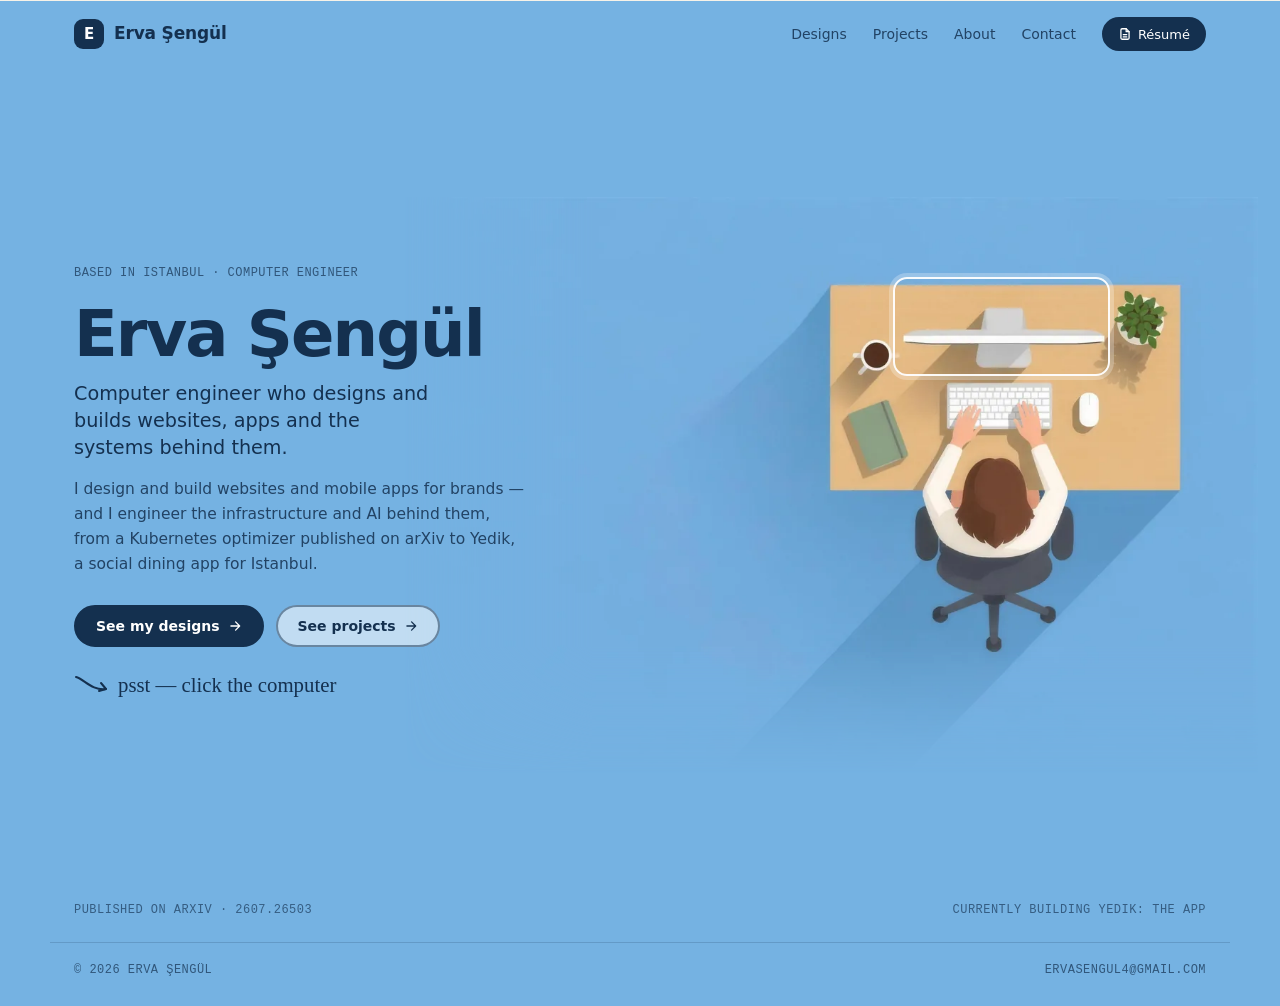
<file: index.html>
<!DOCTYPE html>
<html lang="en">
<head>
    <meta charset="UTF-8">
    <meta name="viewport" content="width=device-width, initial-scale=1.0">
    <meta http-equiv="Content-Security-Policy" content="default-src 'self'; style-src 'self' 'unsafe-inline' https://fonts.googleapis.com; font-src 'self' https://fonts.gstatic.com; img-src 'self' data:; script-src 'self'; frame-ancestors 'none'; base-uri 'self'; upgrade-insecure-requests;">
    <meta http-equiv="X-Content-Type-Options" content="nosniff">
    <meta name="referrer" content="strict-origin-when-cross-origin">
    <title>Erva Şengül — Computer Engineer & Designer</title>
    <meta name="description" content="Erva Şengül designs and builds websites and mobile apps, and engineers the cloud and AI systems behind them. Based in Istanbul.">
    <meta name="theme-color" content="#75b2e2">
    <meta property="og:title" content="Erva Şengül — Computer Engineer & Designer">
    <meta property="og:description" content="Erva Şengül designs and builds websites and mobile apps, and engineers the cloud and AI systems behind them. Based in Istanbul.">
    <meta property="og:type" content="website">
    <meta property="og:url" content="https://www.ervasengul.com/">
    <link rel="icon" href="data:image/svg+xml,%3Csvg xmlns='http://www.w3.org/2000/svg' viewBox='0 0 64 64'%3E%3Crect width='64' height='64' rx='16' fill='%2314304f'/%3E%3Ctext x='32' y='45' font-family='Arial,Helvetica,sans-serif' font-weight='700' font-size='36' fill='%23ffffff' text-anchor='middle'%3EE%3C/text%3E%3C/svg%3E">
    <link rel="preconnect" href="https://fonts.googleapis.com">
    <link rel="preconnect" href="https://fonts.gstatic.com" crossorigin>
    <link href="https://fonts.googleapis.com/css2?family=Plus+Jakarta+Sans:wght@500;600;700;800&family=Inter:wght@400;500;600&family=Caveat:wght@500;600&family=JetBrains+Mono:wght@400;500&display=swap" rel="stylesheet">
    <link rel="stylesheet" href="styles.css?v=20260929b">
</head>
<body class="home">
    <a class="skip-link" href="#main">Skip to content</a>

    <header class="site-nav">
        <div class="container nav-inner">
            <a href="index.html" class="brand"><span class="brand-mark">E</span>Erva Şengül</a>
            <a class="nav-cv-m" href="CVLER/Erva_Sengul_Resume.pdf" target="_blank" rel="noopener noreferrer" hidden><svg viewBox="0 0 24 24" width="13" height="13" fill="none" stroke="currentColor" stroke-width="2" aria-hidden="true"><path d="M14 3H7a2 2 0 0 0-2 2v14a2 2 0 0 0 2 2h10a2 2 0 0 0 2-2V8z"/><path d="M14 3v5h5M9 13h6M9 17h6"/></svg>Résumé</a>
            <button class="nav-toggle" type="button" aria-label="Menu" aria-expanded="false" aria-controls="nav-links"><span></span></button>
            <nav aria-label="Primary">
                <ul class="nav-links" id="nav-links">
                    <li><a href="designs.html">Designs</a></li>
                    <li><a href="projects.html">Projects</a></li>
                    <li><a href="about.html">About</a></li>
                    <li><a href="contact.html">Contact</a></li>
                    <li class="nav-cv-item"><a class="btn btn-solid nav-cv" href="CVLER/Erva_Sengul_Resume.pdf" target="_blank" rel="noopener noreferrer"><svg viewBox="0 0 24 24"><path d="M14 3H7a2 2 0 0 0-2 2v14a2 2 0 0 0 2 2h10a2 2 0 0 0 2-2V8z"/><path d="M14 3v5h5M9 13h6M9 17h6"/></svg>Résumé</a></li>
                </ul>
            </nav>
        </div>
    </header>

    <main id="main">

        <!-- ================= HERO ================= -->
        <section class="hero" aria-label="Intro">
            <div class="container">
                <div class="hero-inner">
                    <div class="hero-copy">
                        <p class="mono hero-eyebrow">Based in Istanbul · Computer Engineer</p>
                        <h1 class="hero-title">Erva Şengül</h1>
                        <p class="hero-role">Computer engineer who designs and builds websites, apps and the systems behind them.</p>
                        <p class="hero-lead">
                            I design and build websites and mobile apps for brands — and I engineer the
                            infrastructure and AI behind them, from a Kubernetes optimizer published on arXiv
                            to Yedik, a social dining app for Istanbul.
                        </p>
                        <div class="hero-actions">
                            <a class="btn btn-solid" href="designs.html">See my designs <svg viewBox="0 0 24 24"><path d="M5 12h14M13 5l7 7-7 7"/></svg></a>
                            <a class="btn btn-ghost" href="projects.html">See projects <svg viewBox="0 0 24 24"><path d="M5 12h14M13 5l7 7-7 7"/></svg></a>
                        </div>
                        <p class="hero-hint" aria-hidden="true">
                            <svg viewBox="0 0 34 24"><path d="M2 4c8 2 16 14 30 12"/><path d="M27 10l5 6-7 2"/></svg>
                            <span class="hand">psst — click the computer</span>
                        </p>
                    </div>

                    <div class="hero-art">
                        <!-- Hotspot coordinates are % of the image box (see styles.css .hotspot) -->
                        <div class="hero-figure">
                        <img src="images/illustrations/hero-2048.webp"
                             srcset="images/illustrations/hero-1200.webp 1200w, images/illustrations/hero-2048.webp 2048w"
                             sizes="(max-width: 860px) 100vw, 60vw"
                             width="2048" height="1382" fetchpriority="high"
                             alt="Top-down illustration of Erva at a wooden desk, coding on an iMac, with a coffee cup and a plant, casting a long afternoon shadow">
                        <a class="hotspot" href="projects.html" aria-label="Open the projects page" style="--x:58%; --y:15%; --w:24%; --h:15%">
                            <span class="hotspot-tip">See what I'm building →</span>
                        </a>
                        </div>
                    </div>
                </div>
                <div class="hero-foot">
                    <p class="mono">Published on arXiv · 2607.26503</p>
                    <p class="mono">Currently building Yedik: The App</p>
                </div>
            </div>
        </section>

    </main>

    <footer class="site-footer">
        <div class="container footer-inner">
            <p class="mono">© <span class="footer-year">2026</span> Erva Şengül</p>
            <p class="mono"><a class="email-link email-text" href="mailto:ervasengul4@gmail.com">ervasengul4@gmail.com</a></p>
        </div>
    </footer>

    <script src="script.js?v=20260929b"></script>
</body>
</html>
</file>
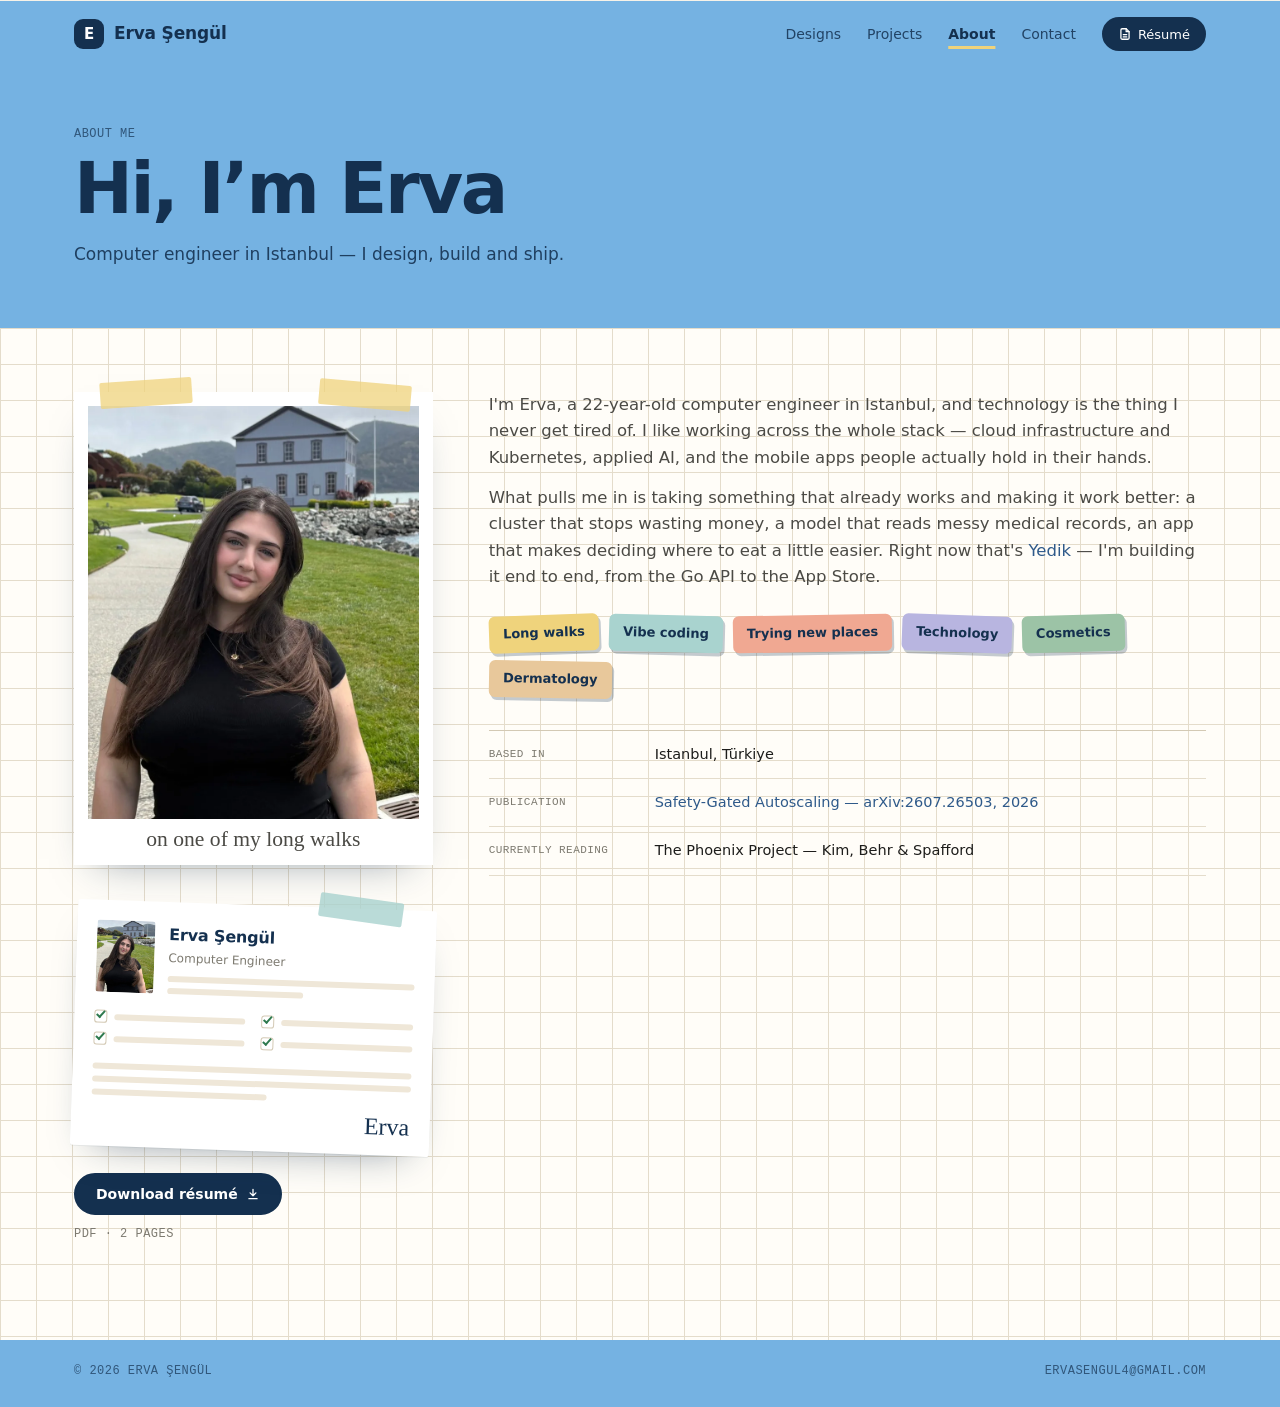
<file: about.html>
<!DOCTYPE html>
<html lang="en">
<head>
    <meta charset="UTF-8">
    <meta name="viewport" content="width=device-width, initial-scale=1.0">
    <meta http-equiv="Content-Security-Policy" content="default-src 'self'; style-src 'self' 'unsafe-inline' https://fonts.googleapis.com; font-src 'self' https://fonts.gstatic.com; img-src 'self' data:; script-src 'self'; frame-ancestors 'none'; base-uri 'self'; upgrade-insecure-requests;">
    <meta http-equiv="X-Content-Type-Options" content="nosniff">
    <meta name="referrer" content="strict-origin-when-cross-origin">
    <title>About — Erva Şengül</title>
    <meta name="description" content="About Erva Şengül, a computer engineer in Istanbul.">
    <meta name="theme-color" content="#75b2e2">
    <meta property="og:title" content="About — Erva Şengül">
    <meta property="og:description" content="About Erva Şengül, a computer engineer in Istanbul.">
    <meta property="og:type" content="website">
    <meta property="og:url" content="https://www.ervasengul.com/about.html">
    <link rel="icon" href="data:image/svg+xml,%3Csvg xmlns='http://www.w3.org/2000/svg' viewBox='0 0 64 64'%3E%3Crect width='64' height='64' rx='16' fill='%2314304f'/%3E%3Ctext x='32' y='45' font-family='Arial,Helvetica,sans-serif' font-weight='700' font-size='36' fill='%23ffffff' text-anchor='middle'%3EE%3C/text%3E%3C/svg%3E">
    <link rel="preconnect" href="https://fonts.googleapis.com">
    <link rel="preconnect" href="https://fonts.gstatic.com" crossorigin>
    <link href="https://fonts.googleapis.com/css2?family=Plus+Jakarta+Sans:wght@500;600;700;800&family=Inter:wght@400;500;600&family=Caveat:wght@500;600&family=JetBrains+Mono:wght@400;500&display=swap" rel="stylesheet">
    <link rel="stylesheet" href="styles.css?v=20260929b">
</head>
<body class="about-page">
    <a class="skip-link" href="#main">Skip to content</a>

    <header class="site-nav">
        <div class="container nav-inner">
            <a href="index.html" class="brand"><span class="brand-mark">E</span>Erva Şengül</a>
            <a class="nav-cv-m" href="CVLER/Erva_Sengul_Resume.pdf" target="_blank" rel="noopener noreferrer" hidden><svg viewBox="0 0 24 24" width="13" height="13" fill="none" stroke="currentColor" stroke-width="2" aria-hidden="true"><path d="M14 3H7a2 2 0 0 0-2 2v14a2 2 0 0 0 2 2h10a2 2 0 0 0 2-2V8z"/><path d="M14 3v5h5M9 13h6M9 17h6"/></svg>Résumé</a>
            <button class="nav-toggle" type="button" aria-label="Menu" aria-expanded="false" aria-controls="nav-links"><span></span></button>
            <nav aria-label="Primary">
                <ul class="nav-links" id="nav-links">
                    <li><a href="designs.html">Designs</a></li>
                    <li><a href="projects.html">Projects</a></li>
                    <li><a href="about.html" aria-current="page">About</a></li>
                    <li><a href="contact.html">Contact</a></li>
                    <li class="nav-cv-item"><a class="btn btn-solid nav-cv" href="CVLER/Erva_Sengul_Resume.pdf" target="_blank" rel="noopener noreferrer"><svg viewBox="0 0 24 24"><path d="M14 3H7a2 2 0 0 0-2 2v14a2 2 0 0 0 2 2h10a2 2 0 0 0 2-2V8z"/><path d="M14 3v5h5M9 13h6M9 17h6"/></svg>Résumé</a></li>
                </ul>
            </nav>
        </div>
    </header>

    <main id="main">

        <section class="page-hero">
            <div class="container">
                <p class="mono page-kicker">About me</p>
                <h1 class="page-title">Hi, I’m Erva</h1>
                <p class="page-sub">Computer engineer in Istanbul — I design, build and ship.</p>
            </div>
        </section>

        <!-- ================= ABOUT ================= -->
        <section id="about" class="section about page-first">
            <div class="container">

                <div class="about-grid">
                    <figure class="polaroid reveal">
                        <div class="frame">
                            <img src="images/portrait.webp" alt="Erva Şengül smiling on a waterfront path, with green lawns, hills and a pale blue house behind her" loading="lazy" width="800" height="1000">
                        </div>
                        <figcaption class="caption hand">on one of my long walks</figcaption>
                    </figure>

                    <div class="cv-paper reveal">
                        <a class="cv-doc" href="CVLER/Erva_Sengul_Resume.pdf" target="_blank" rel="noopener noreferrer" aria-label="Open my résumé (PDF, 2 pages) in a new tab">
                            <span class="cv-doc-top">
                                <img src="images/portrait.webp" alt="" width="800" height="1000" loading="lazy">
                                <span class="cv-doc-head">
                                    <strong>Erva Şengül</strong>
                                    <span>Computer Engineer</span>
                                    <i></i><i class="short"></i>
                                </span>
                            </span>
                            <span class="cv-doc-checks" aria-hidden="true">
                                <span><b></b><i></i></span><span><b></b><i></i></span>
                                <span><b></b><i></i></span><span><b></b><i></i></span>
                            </span>
                            <span class="cv-doc-lines" aria-hidden="true"><i></i><i></i><i class="short"></i></span>
                            <span class="cv-doc-sign hand" aria-hidden="true">Erva</span>
                        </a>
                        <a class="btn btn-solid cv-download" href="CVLER/Erva_Sengul_Resume.pdf" download="Erva_Sengul_Resume.pdf">Download résumé <svg viewBox="0 0 24 24"><path d="M12 4v11M7 10l5 5 5-5M5 20h14"/></svg></a>
                        <p class="mono cv-meta">PDF · 2 pages</p>
                    </div>

                    <div class="about-copy reveal reveal-delay-1">
                        <p>
                            I'm Erva, a 22-year-old computer engineer in Istanbul, and technology is the thing I
                            never get tired of. I like working across the whole stack — cloud infrastructure and
                            Kubernetes, applied AI, and the mobile apps people actually hold in their hands.
                        </p>
                        <p>
                            What pulls me in is taking something that already works and making it work better:
                            a cluster that stops wasting money, a model that reads messy medical records, an app
                            that makes deciding where to eat a little easier. Right now that's
                            <a href="designs.html#yedik">Yedik</a> — I'm building it end to end, from the Go API to the App Store.
                        </p>

                        <ul class="stickers" aria-label="Things I love">
                            <li>Long walks</li><li>Vibe coding</li><li>Trying new places</li>
                            <li>Technology</li><li>Cosmetics</li><li>Dermatology</li>
                        </ul>

                        <ul class="fact-list">
                            <li><span class="k">Based in</span><span class="v">Istanbul, Türkiye</span></li>
                            <li><span class="k">Publication</span><span class="v"><a href="https://arxiv.org/abs/2607.26503" target="_blank" rel="noopener noreferrer">Safety-Gated Autoscaling — arXiv:2607.26503, 2026</a></span></li>
                            <li><span class="k">Currently reading</span><span class="v">The Phoenix Project — Kim, Behr &amp; Spafford</span></li>
                        </ul>
                    </div>
                </div>
            </div>
        </section>

    </main>

    <footer class="site-footer">
        <div class="container footer-inner">
            <p class="mono">© <span class="footer-year">2026</span> Erva Şengül</p>
            <p class="mono"><a class="email-link email-text" href="mailto:ervasengul4@gmail.com">ervasengul4@gmail.com</a></p>
        </div>
    </footer>

    <script src="script.js?v=20260929b"></script>
</body>
</html>
</file>
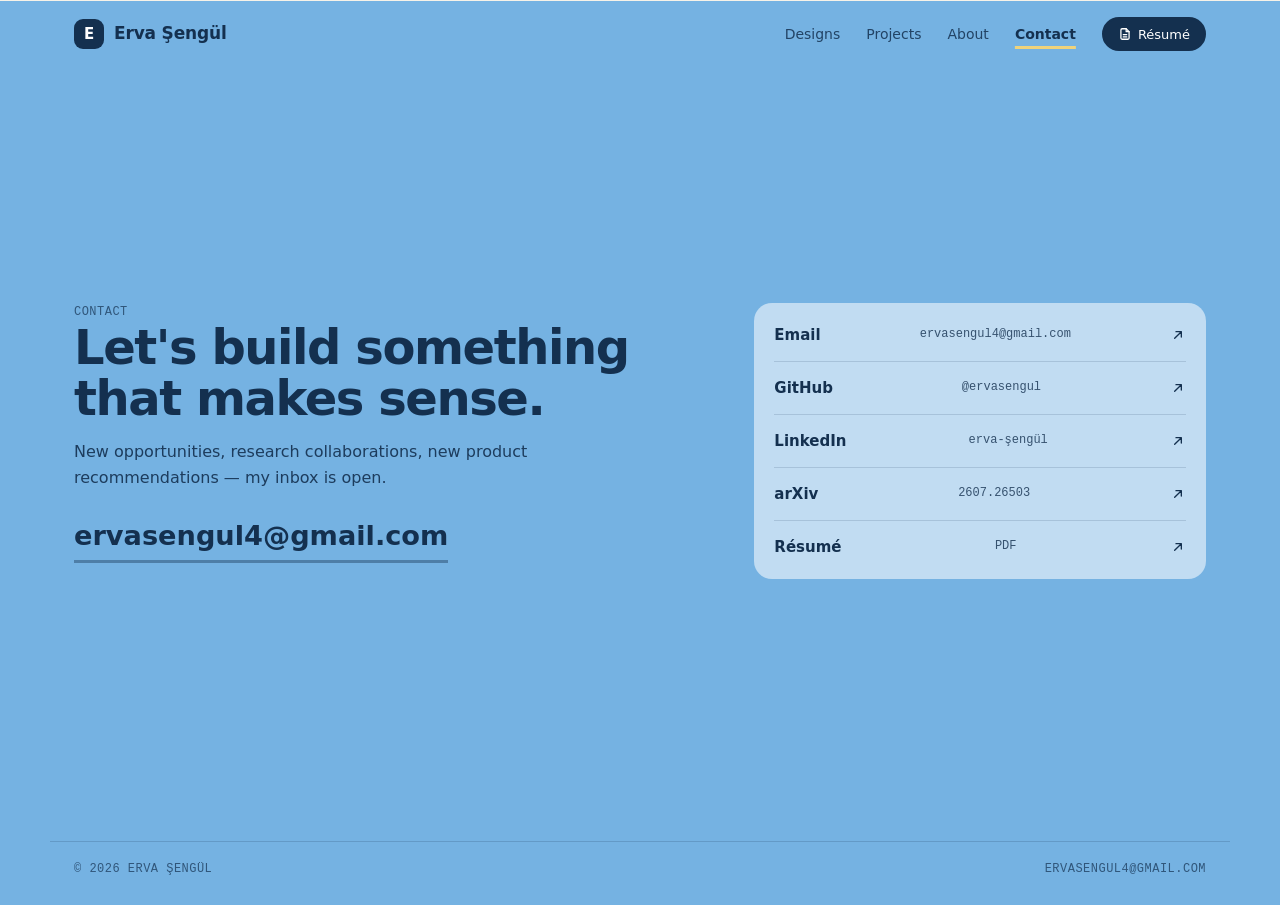
<file: contact.html>
<!DOCTYPE html>
<html lang="en">
<head>
    <meta charset="UTF-8">
    <meta name="viewport" content="width=device-width, initial-scale=1.0">
    <meta http-equiv="Content-Security-Policy" content="default-src 'self'; style-src 'self' 'unsafe-inline' https://fonts.googleapis.com; font-src 'self' https://fonts.gstatic.com; img-src 'self' data:; script-src 'self'; frame-ancestors 'none'; base-uri 'self'; upgrade-insecure-requests;">
    <meta http-equiv="X-Content-Type-Options" content="nosniff">
    <meta name="referrer" content="strict-origin-when-cross-origin">
    <title>Contact — Erva Şengül</title>
    <meta name="description" content="Get in touch with Erva Şengül for websites, apps, new opportunities and collaborations.">
    <meta name="theme-color" content="#75b2e2">
    <meta property="og:title" content="Contact — Erva Şengül">
    <meta property="og:description" content="Get in touch with Erva Şengül for websites, apps, new opportunities and collaborations.">
    <meta property="og:type" content="website">
    <meta property="og:url" content="https://www.ervasengul.com/contact.html">
    <link rel="icon" href="data:image/svg+xml,%3Csvg xmlns='http://www.w3.org/2000/svg' viewBox='0 0 64 64'%3E%3Crect width='64' height='64' rx='16' fill='%2314304f'/%3E%3Ctext x='32' y='45' font-family='Arial,Helvetica,sans-serif' font-weight='700' font-size='36' fill='%23ffffff' text-anchor='middle'%3EE%3C/text%3E%3C/svg%3E">
    <link rel="preconnect" href="https://fonts.googleapis.com">
    <link rel="preconnect" href="https://fonts.gstatic.com" crossorigin>
    <link href="https://fonts.googleapis.com/css2?family=Plus+Jakarta+Sans:wght@500;600;700;800&family=Inter:wght@400;500;600&family=Caveat:wght@500;600&family=JetBrains+Mono:wght@400;500&display=swap" rel="stylesheet">
    <link rel="stylesheet" href="styles.css?v=20260929b">
</head>
<body class="contact-body">
    <a class="skip-link" href="#main">Skip to content</a>

    <header class="site-nav">
        <div class="container nav-inner">
            <a href="index.html" class="brand"><span class="brand-mark">E</span>Erva Şengül</a>
            <a class="nav-cv-m" href="CVLER/Erva_Sengul_Resume.pdf" target="_blank" rel="noopener noreferrer" hidden><svg viewBox="0 0 24 24" width="13" height="13" fill="none" stroke="currentColor" stroke-width="2" aria-hidden="true"><path d="M14 3H7a2 2 0 0 0-2 2v14a2 2 0 0 0 2 2h10a2 2 0 0 0 2-2V8z"/><path d="M14 3v5h5M9 13h6M9 17h6"/></svg>Résumé</a>
            <button class="nav-toggle" type="button" aria-label="Menu" aria-expanded="false" aria-controls="nav-links"><span></span></button>
            <nav aria-label="Primary">
                <ul class="nav-links" id="nav-links">
                    <li><a href="designs.html">Designs</a></li>
                    <li><a href="projects.html">Projects</a></li>
                    <li><a href="about.html">About</a></li>
                    <li><a href="contact.html" aria-current="page">Contact</a></li>
                    <li class="nav-cv-item"><a class="btn btn-solid nav-cv" href="CVLER/Erva_Sengul_Resume.pdf" target="_blank" rel="noopener noreferrer"><svg viewBox="0 0 24 24"><path d="M14 3H7a2 2 0 0 0-2 2v14a2 2 0 0 0 2 2h10a2 2 0 0 0 2-2V8z"/><path d="M14 3v5h5M9 13h6M9 17h6"/></svg>Résumé</a></li>
                </ul>
            </nav>
        </div>
    </header>

    <main id="main">

        <!-- ================= CONTACT ================= -->
        <section id="contact" class="section contact contact-page">
            <div class="container contact-grid">
                <div class="reveal">
                    <p class="mono">Contact</p>
                    <h1 class="contact-title">Let's build something that makes sense.</h1>
                    <p class="contact-lead">New opportunities, research collaborations, new product recommendations — my inbox is open.</p>
                    <a class="contact-email email-link email-text" href="mailto:ervasengul4@gmail.com">ervasengul4@gmail.com</a>
                </div>
                <ul class="contact-links reveal reveal-delay-1">
                    <li><a class="email-link" href="mailto:ervasengul4@gmail.com">Email <span>ervasengul4@gmail.com</span><svg viewBox="0 0 24 24"><path d="M7 17 17 7M9 7h8v8"/></svg></a></li>
                    <li><a href="https://github.com/ervasengul" target="_blank" rel="noopener noreferrer">GitHub <span>@ervasengul</span><svg viewBox="0 0 24 24"><path d="M7 17 17 7M9 7h8v8"/></svg></a></li>
                    <li><a href="https://www.linkedin.com/in/erva-%C5%9Feng%C3%BCl-016945237/" target="_blank" rel="noopener noreferrer">LinkedIn <span>erva-şengül</span><svg viewBox="0 0 24 24"><path d="M7 17 17 7M9 7h8v8"/></svg></a></li>
                    <li><a href="https://arxiv.org/abs/2607.26503" target="_blank" rel="noopener noreferrer">arXiv <span>2607.26503</span><svg viewBox="0 0 24 24"><path d="M7 17 17 7M9 7h8v8"/></svg></a></li>
                    <li><a href="CVLER/Erva_Sengul_Resume.pdf" target="_blank" rel="noopener noreferrer">Résumé <span>PDF</span><svg viewBox="0 0 24 24"><path d="M7 17 17 7M9 7h8v8"/></svg></a></li>
                </ul>
            </div>
        </section>

    </main>

    <footer class="site-footer">
        <div class="container footer-inner">
            <p class="mono">© <span class="footer-year">2026</span> Erva Şengül</p>
            <p class="mono"><a class="email-link email-text" href="mailto:ervasengul4@gmail.com">ervasengul4@gmail.com</a></p>
        </div>
    </footer>

    <script src="script.js?v=20260929b"></script>
</body>
</html>
</file>
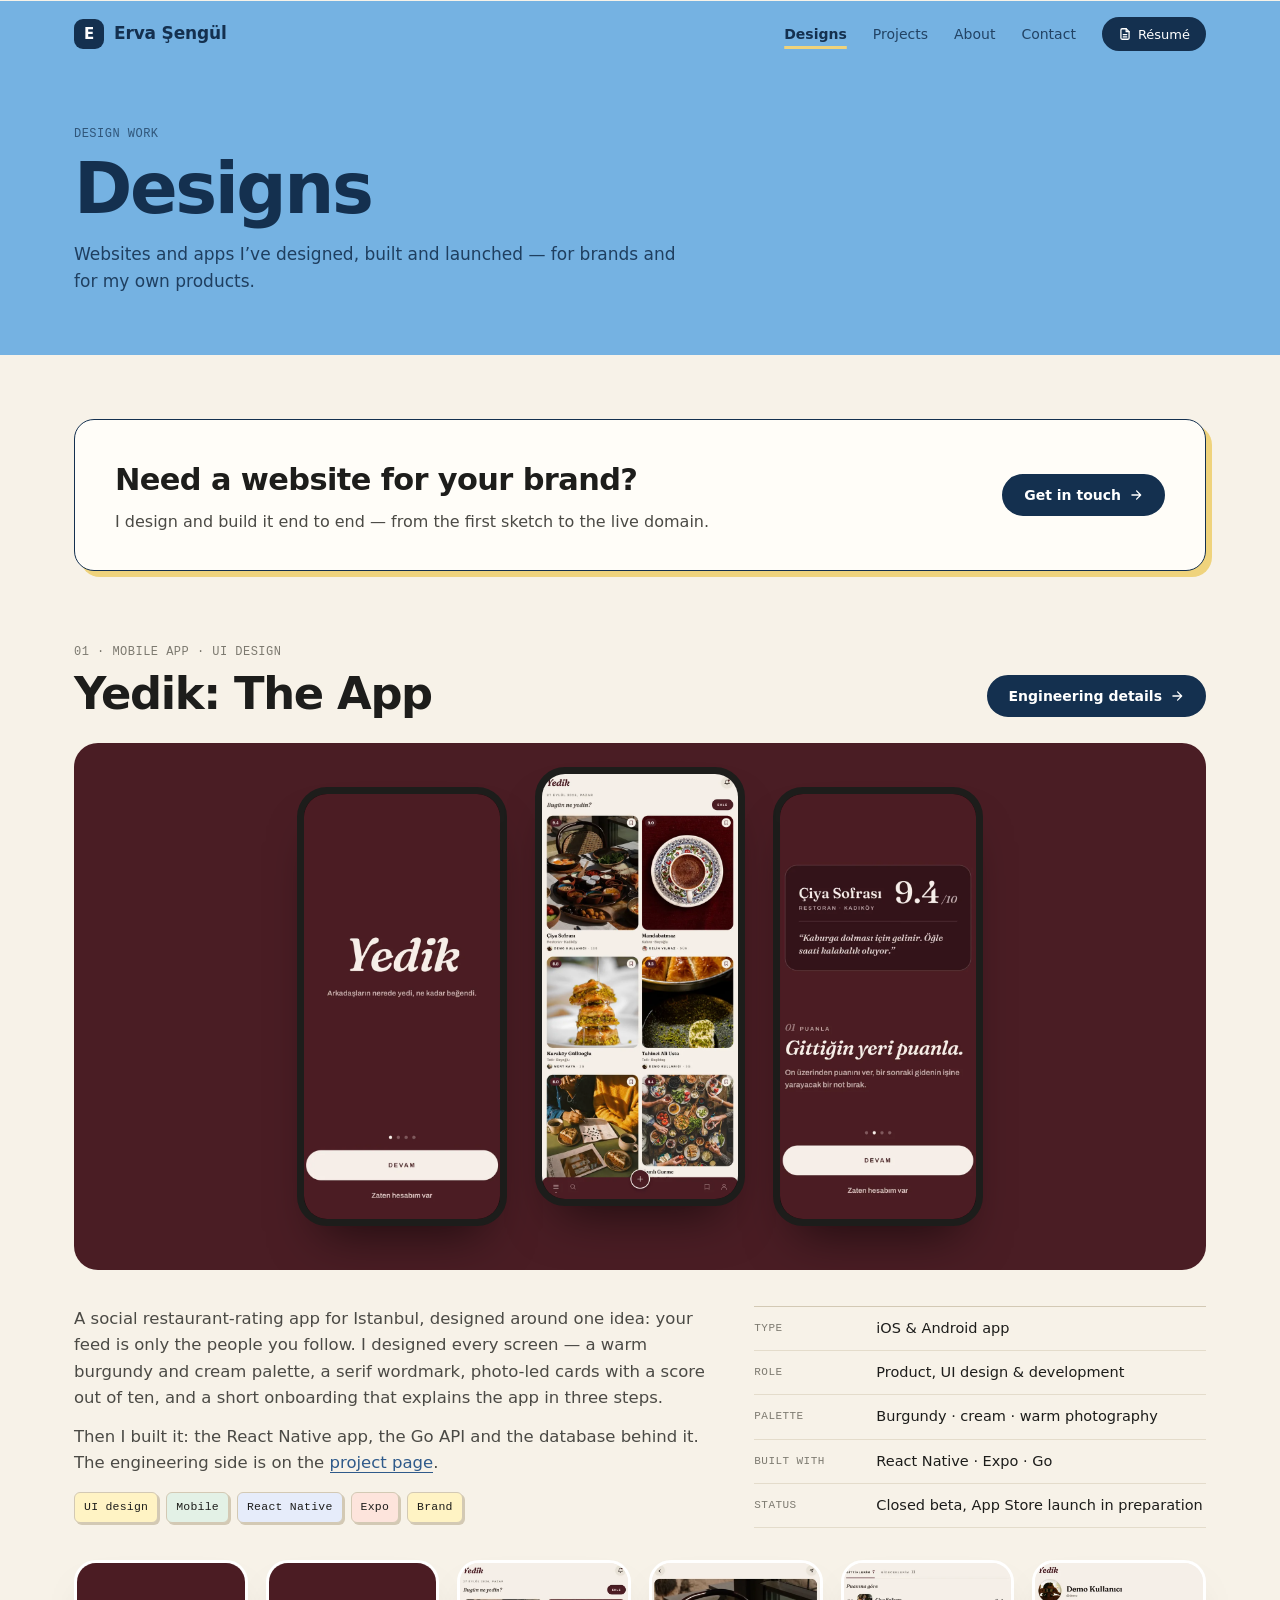
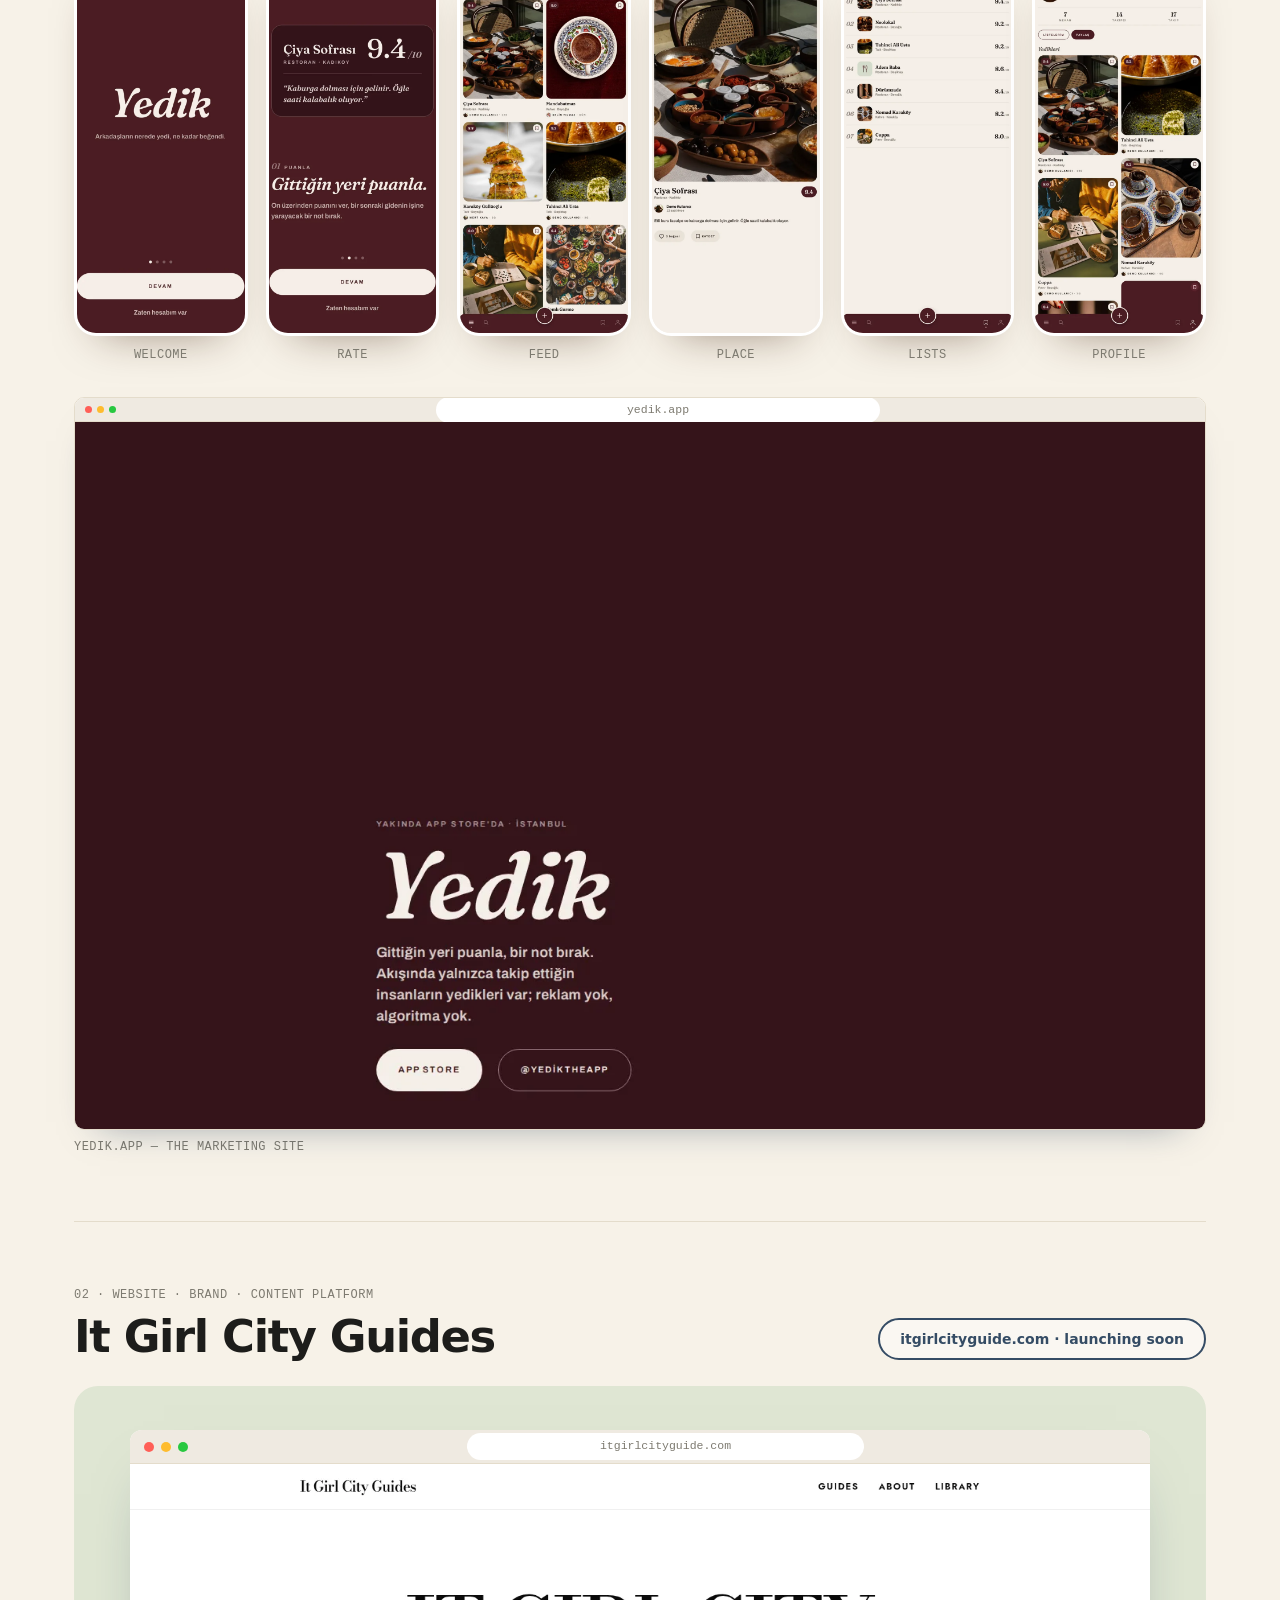
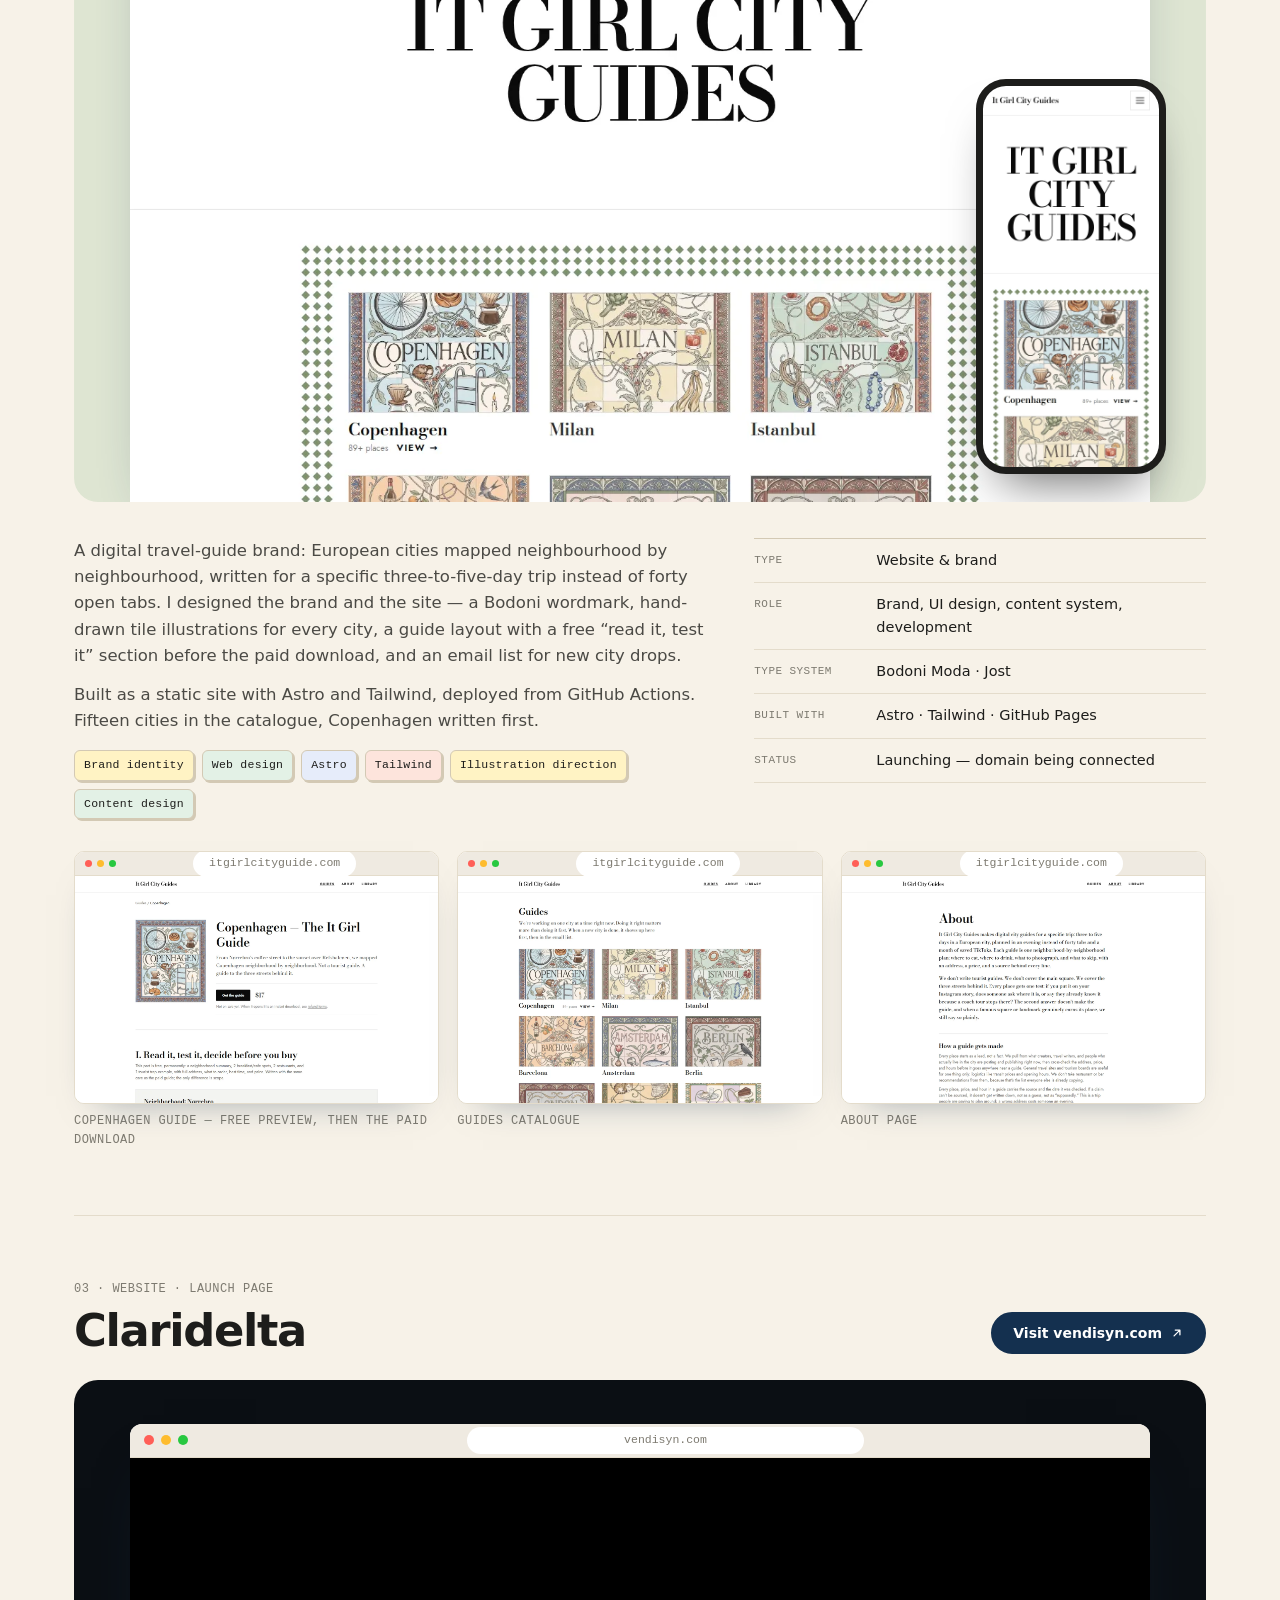
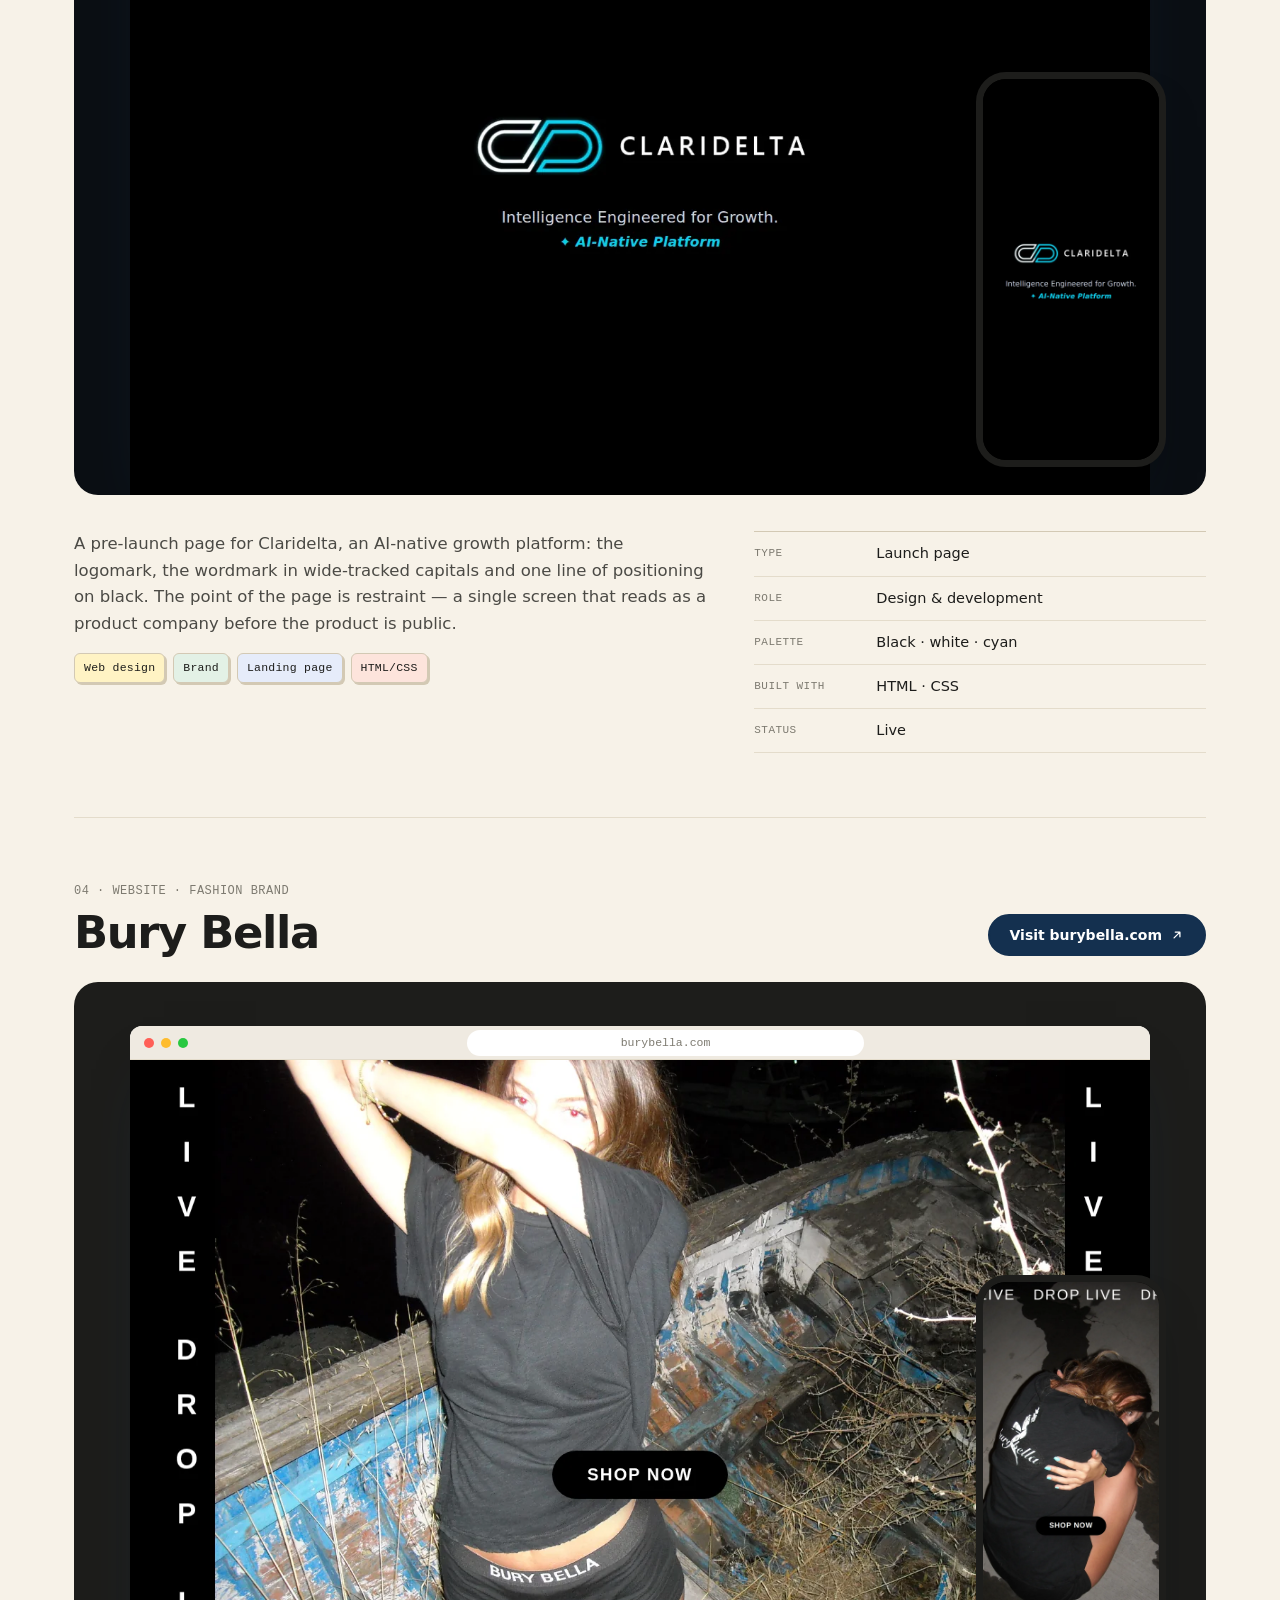
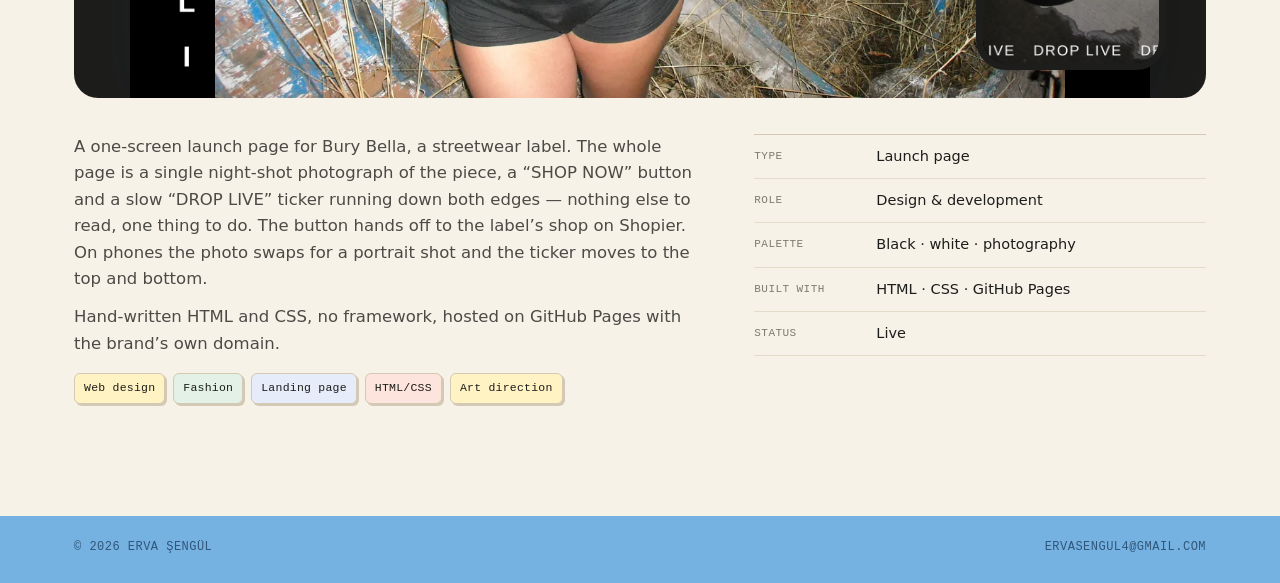
<file: designs.html>
<!DOCTYPE html>
<html lang="en">
<head>
    <meta charset="UTF-8">
    <meta name="viewport" content="width=device-width, initial-scale=1.0">
    <meta http-equiv="Content-Security-Policy" content="default-src 'self'; style-src 'self' 'unsafe-inline' https://fonts.googleapis.com; font-src 'self' https://fonts.gstatic.com; img-src 'self' data:; script-src 'self'; frame-ancestors 'none'; base-uri 'self'; upgrade-insecure-requests;">
    <meta http-equiv="X-Content-Type-Options" content="nosniff">
    <meta name="referrer" content="strict-origin-when-cross-origin">
    <title>Designs — Erva Şengül</title>
    <meta name="description" content="Websites and apps designed and built by Erva Şengül.">
    <meta name="theme-color" content="#75b2e2">
    <meta property="og:title" content="Designs — Erva Şengül">
    <meta property="og:description" content="Websites and apps designed and built by Erva Şengül.">
    <meta property="og:type" content="website">
    <meta property="og:url" content="https://www.ervasengul.com/designs.html">
    <link rel="icon" href="data:image/svg+xml,%3Csvg xmlns='http://www.w3.org/2000/svg' viewBox='0 0 64 64'%3E%3Crect width='64' height='64' rx='16' fill='%2314304f'/%3E%3Ctext x='32' y='45' font-family='Arial,Helvetica,sans-serif' font-weight='700' font-size='36' fill='%23ffffff' text-anchor='middle'%3EE%3C/text%3E%3C/svg%3E">
    <link rel="preconnect" href="https://fonts.googleapis.com">
    <link rel="preconnect" href="https://fonts.gstatic.com" crossorigin>
    <link href="https://fonts.googleapis.com/css2?family=Plus+Jakarta+Sans:wght@500;600;700;800&family=Inter:wght@400;500;600&family=Caveat:wght@500;600&family=JetBrains+Mono:wght@400;500&display=swap" rel="stylesheet">
    <link rel="stylesheet" href="styles.css?v=20260929b">
</head>
<body class="designs-page">
    <a class="skip-link" href="#main">Skip to content</a>

    <header class="site-nav">
        <div class="container nav-inner">
            <a href="index.html" class="brand"><span class="brand-mark">E</span>Erva Şengül</a>
            <a class="nav-cv-m" href="CVLER/Erva_Sengul_Resume.pdf" target="_blank" rel="noopener noreferrer" hidden><svg viewBox="0 0 24 24" width="13" height="13" fill="none" stroke="currentColor" stroke-width="2" aria-hidden="true"><path d="M14 3H7a2 2 0 0 0-2 2v14a2 2 0 0 0 2 2h10a2 2 0 0 0 2-2V8z"/><path d="M14 3v5h5M9 13h6M9 17h6"/></svg>Résumé</a>
            <button class="nav-toggle" type="button" aria-label="Menu" aria-expanded="false" aria-controls="nav-links"><span></span></button>
            <nav aria-label="Primary">
                <ul class="nav-links" id="nav-links">
                    <li><a href="designs.html" aria-current="page">Designs</a></li>
                    <li><a href="projects.html">Projects</a></li>
                    <li><a href="about.html">About</a></li>
                    <li><a href="contact.html">Contact</a></li>
                    <li class="nav-cv-item"><a class="btn btn-solid nav-cv" href="CVLER/Erva_Sengul_Resume.pdf" target="_blank" rel="noopener noreferrer"><svg viewBox="0 0 24 24"><path d="M14 3H7a2 2 0 0 0-2 2v14a2 2 0 0 0 2 2h10a2 2 0 0 0 2-2V8z"/><path d="M14 3v5h5M9 13h6M9 17h6"/></svg>Résumé</a></li>
                </ul>
            </nav>
        </div>
    </header>

    <main id="main">

        <section class="page-hero">
            <div class="container">
                <p class="mono page-kicker">Design work</p>
                <h1 class="page-title">Designs</h1>
                <p class="page-sub">Websites and apps I’ve designed, built and launched — for brands and for my own products.</p>
            </div>
        </section>

        <section class="designs">
            <div class="container">
                <div class="designs-cta reveal">
                    <div>
                        <h2>Need a website for your brand?</h2>
                        <p>I design and build it end to end — from the first sketch to the live domain.</p>
                    </div>
                    <a class="btn btn-solid" href="contact.html">Get in touch <svg viewBox="0 0 24 24"><path d="M5 12h14M13 5l7 7-7 7"/></svg></a>
                </div>
            <article class="design reveal" id="yedik" style="--tile:#4a1d24">
                <div class="design-head">
                    <div>
                        <p class="mono">01 · Mobile app · UI design</p>
                        <h2 class="design-title">Yedik: The App</h2>
                    </div>
                    <a class="btn btn-solid" href="projects/yedik.html">Engineering details <svg viewBox="0 0 24 24"><path d="M5 12h14M13 5l7 7-7 7"/></svg></a>
                </div>
                <div class="design-stage"><div class="stage-phones"><div class="phone"><img src="images/work/yedik/00-acilis.webp" alt="Yedik welcome screen" width="600" height="1300" loading="lazy"></div><div class="phone"><img src="images/work/yedik/01-akis.webp" alt="Yedik feed screen" width="600" height="1300" loading="lazy"></div><div class="phone"><img src="images/work/yedik/00-puanla.webp" alt="Yedik rate screen" width="600" height="1300" loading="lazy"></div></div></div>
                <div class="design-body">
                    <div>
                        <p>A social restaurant-rating app for Istanbul, designed around one idea: your feed is only the people you follow. I designed every screen — a warm burgundy and cream palette, a serif wordmark, photo-led cards with a score out of ten, and a short onboarding that explains the app in three steps.</p>
                        <p>Then I built it: the React Native app, the Go API and the database behind it. The engineering side is on the <a href="projects/yedik.html">project page</a>.</p>
                        <ul class="tags"><li>UI design</li><li>Mobile</li><li>React Native</li><li>Expo</li><li>Brand</li></ul>
                    </div>
                    <dl class="design-facts"><div><dt>Type</dt><dd>iOS &amp; Android app</dd></div><div><dt>Role</dt><dd>Product, UI design &amp; development</dd></div><div><dt>Palette</dt><dd>Burgundy · cream · warm photography</dd></div><div><dt>Built with</dt><dd>React Native · Expo · Go</dd></div><div><dt>Status</dt><dd>Closed beta, App Store launch in preparation</dd></div></dl>
                </div>
                <div class="screens screens-design"><figure><img src="images/work/yedik/00-acilis.webp" alt="Yedik welcome screen" loading="lazy" width="600" height="1300"><figcaption class="mono">Welcome</figcaption></figure><figure><img src="images/work/yedik/00-puanla.webp" alt="Yedik rate screen" loading="lazy" width="600" height="1300"><figcaption class="mono">Rate</figcaption></figure><figure><img src="images/work/yedik/01-akis.webp" alt="Yedik feed screen" loading="lazy" width="600" height="1300"><figcaption class="mono">Feed</figcaption></figure><figure><img src="images/work/yedik/02-kayit.webp" alt="Yedik place screen" loading="lazy" width="600" height="1300"><figcaption class="mono">Place</figcaption></figure><figure><img src="images/work/yedik/03-listelerim.webp" alt="Yedik lists screen" loading="lazy" width="600" height="1300"><figcaption class="mono">Lists</figcaption></figure><figure><img src="images/work/yedik/04-profil.webp" alt="Yedik profile screen" loading="lazy" width="600" height="1300"><figcaption class="mono">Profile</figcaption></figure></div>
                <div class="design-gallery design-gallery-wide"><figure><div class="browser"><div class="browser-bar"><i></i><i></i><i></i><span>yedik.app</span></div><img src="images/designs/yedik-app/desktop.webp" alt="The yedik.app website" width="1440" height="900" loading="lazy"></div><figcaption class="mono">yedik.app — the marketing site</figcaption></figure></div>
            </article>
            <article class="design reveal" id="itgirl-city-guides" style="--tile:#dfe6d3">
                <div class="design-head">
                    <div>
                        <p class="mono">02 · Website · brand · content platform</p>
                        <h2 class="design-title">It Girl City Guides</h2>
                    </div>
                    <span class="btn btn-ghost btn-static">itgirlcityguide.com · launching soon</span>
                </div>
                <div class="design-stage"><div class="browser"><div class="browser-bar"><i></i><i></i><i></i><span>itgirlcityguide.com</span></div><img src="images/designs/itgirl-city-guides/desktop.webp" alt="It Girl City Guides home page on desktop" width="1440" height="900" loading="lazy"></div><div class="phone"><img src="images/designs/itgirl-city-guides/mobile.webp" alt="It Girl City Guides home page on a phone" width="780" height="1688" loading="lazy"></div></div>
                <div class="design-body">
                    <div><p>A digital travel-guide brand: European cities mapped neighbourhood by neighbourhood, written for a specific three-to-five-day trip instead of forty open tabs. I designed the brand and the site — a Bodoni wordmark, hand-drawn tile illustrations for every city, a guide layout with a free “read it, test it” section before the paid download, and an email list for new city drops.</p><p>Built as a static site with Astro and Tailwind, deployed from GitHub Actions. Fifteen cities in the catalogue, Copenhagen written first.</p><ul class="tags"><li>Brand identity</li><li>Web design</li><li>Astro</li><li>Tailwind</li><li>Illustration direction</li><li>Content design</li></ul></div>
                    <dl class="design-facts"><div><dt>Type</dt><dd>Website &amp; brand</dd></div><div><dt>Role</dt><dd>Brand, UI design, content system, development</dd></div><div><dt>Type system</dt><dd>Bodoni Moda · Jost</dd></div><div><dt>Built with</dt><dd>Astro · Tailwind · GitHub Pages</dd></div><div><dt>Status</dt><dd>Launching — domain being connected</dd></div></dl>
                </div>
                <div class="design-gallery"><figure><div class="browser"><div class="browser-bar"><i></i><i></i><i></i><span>itgirlcityguide.com</span></div><img src="images/designs/itgirl-city-guides/page-1.webp" alt="It Girl City Guides: Copenhagen guide — free preview, then the paid download" width="1440" height="900" loading="lazy"></div><figcaption class="mono">Copenhagen guide — free preview, then the paid download</figcaption></figure><figure><div class="browser"><div class="browser-bar"><i></i><i></i><i></i><span>itgirlcityguide.com</span></div><img src="images/designs/itgirl-city-guides/page-2.webp" alt="It Girl City Guides: Guides catalogue" width="1440" height="900" loading="lazy"></div><figcaption class="mono">Guides catalogue</figcaption></figure><figure><div class="browser"><div class="browser-bar"><i></i><i></i><i></i><span>itgirlcityguide.com</span></div><img src="images/designs/itgirl-city-guides/page-3.webp" alt="It Girl City Guides: About page" width="1440" height="900" loading="lazy"></div><figcaption class="mono">About page</figcaption></figure></div>
            </article>
            <article class="design reveal" id="vendisyn" style="--tile:#0b0f14">
                <div class="design-head">
                    <div>
                        <p class="mono">03 · Website · launch page</p>
                        <h2 class="design-title">Claridelta</h2>
                    </div>
                    <a class="btn btn-solid" href="https://vendisyn.com" target="_blank" rel="noopener noreferrer">Visit vendisyn.com <svg viewBox="0 0 24 24"><path d="M7 17 17 7M9 7h8v8"/></svg></a>
                </div>
                <div class="design-stage"><div class="browser"><div class="browser-bar"><i></i><i></i><i></i><span>vendisyn.com</span></div><img src="images/designs/vendisyn/desktop.webp" alt="Claridelta home page on desktop" width="1440" height="900" loading="lazy"></div><div class="phone"><img src="images/designs/vendisyn/mobile.webp" alt="Claridelta home page on a phone" width="780" height="1688" loading="lazy"></div></div>
                <div class="design-body">
                    <div><p>A pre-launch page for Claridelta, an AI-native growth platform: the logomark, the wordmark in wide-tracked capitals and one line of positioning on black. The point of the page is restraint — a single screen that reads as a product company before the product is public.</p><ul class="tags"><li>Web design</li><li>Brand</li><li>Landing page</li><li>HTML/CSS</li></ul></div>
                    <dl class="design-facts"><div><dt>Type</dt><dd>Launch page</dd></div><div><dt>Role</dt><dd>Design &amp; development</dd></div><div><dt>Palette</dt><dd>Black · white · cyan</dd></div><div><dt>Built with</dt><dd>HTML · CSS</dd></div><div><dt>Status</dt><dd>Live</dd></div></dl>
                </div>
            </article>
            <article class="design reveal" id="burybella" style="--tile:#1d1d1b">
                <div class="design-head">
                    <div>
                        <p class="mono">04 · Website · fashion brand</p>
                        <h2 class="design-title">Bury Bella</h2>
                    </div>
                    <a class="btn btn-solid" href="https://burybella.com" target="_blank" rel="noopener noreferrer">Visit burybella.com <svg viewBox="0 0 24 24"><path d="M7 17 17 7M9 7h8v8"/></svg></a>
                </div>
                <div class="design-stage"><div class="browser"><div class="browser-bar"><i></i><i></i><i></i><span>burybella.com</span></div><img src="images/designs/burybella/desktop.webp" alt="Bury Bella home page on desktop" width="1440" height="900" loading="lazy"></div><div class="phone"><img src="images/designs/burybella/mobile.webp" alt="Bury Bella home page on a phone" width="780" height="1688" loading="lazy"></div></div>
                <div class="design-body">
                    <div><p>A one-screen launch page for Bury Bella, a streetwear label. The whole page is a single night-shot photograph of the piece, a “SHOP NOW” button and a slow “DROP LIVE” ticker running down both edges — nothing else to read, one thing to do. The button hands off to the label’s shop on Shopier. On phones the photo swaps for a portrait shot and the ticker moves to the top and bottom.</p><p>Hand-written HTML and CSS, no framework, hosted on GitHub Pages with the brand’s own domain.</p><ul class="tags"><li>Web design</li><li>Fashion</li><li>Landing page</li><li>HTML/CSS</li><li>Art direction</li></ul></div>
                    <dl class="design-facts"><div><dt>Type</dt><dd>Launch page</dd></div><div><dt>Role</dt><dd>Design &amp; development</dd></div><div><dt>Palette</dt><dd>Black · white · photography</dd></div><div><dt>Built with</dt><dd>HTML · CSS · GitHub Pages</dd></div><div><dt>Status</dt><dd>Live</dd></div></dl>
                </div>
            </article>
            </div>
        </section>

    </main>

    <footer class="site-footer">
        <div class="container footer-inner">
            <p class="mono">© <span class="footer-year">2026</span> Erva Şengül</p>
            <p class="mono"><a class="email-link email-text" href="mailto:ervasengul4@gmail.com">ervasengul4@gmail.com</a></p>
        </div>
    </footer>

    <script src="script.js?v=20260929b"></script>
</body>
</html>
</file>
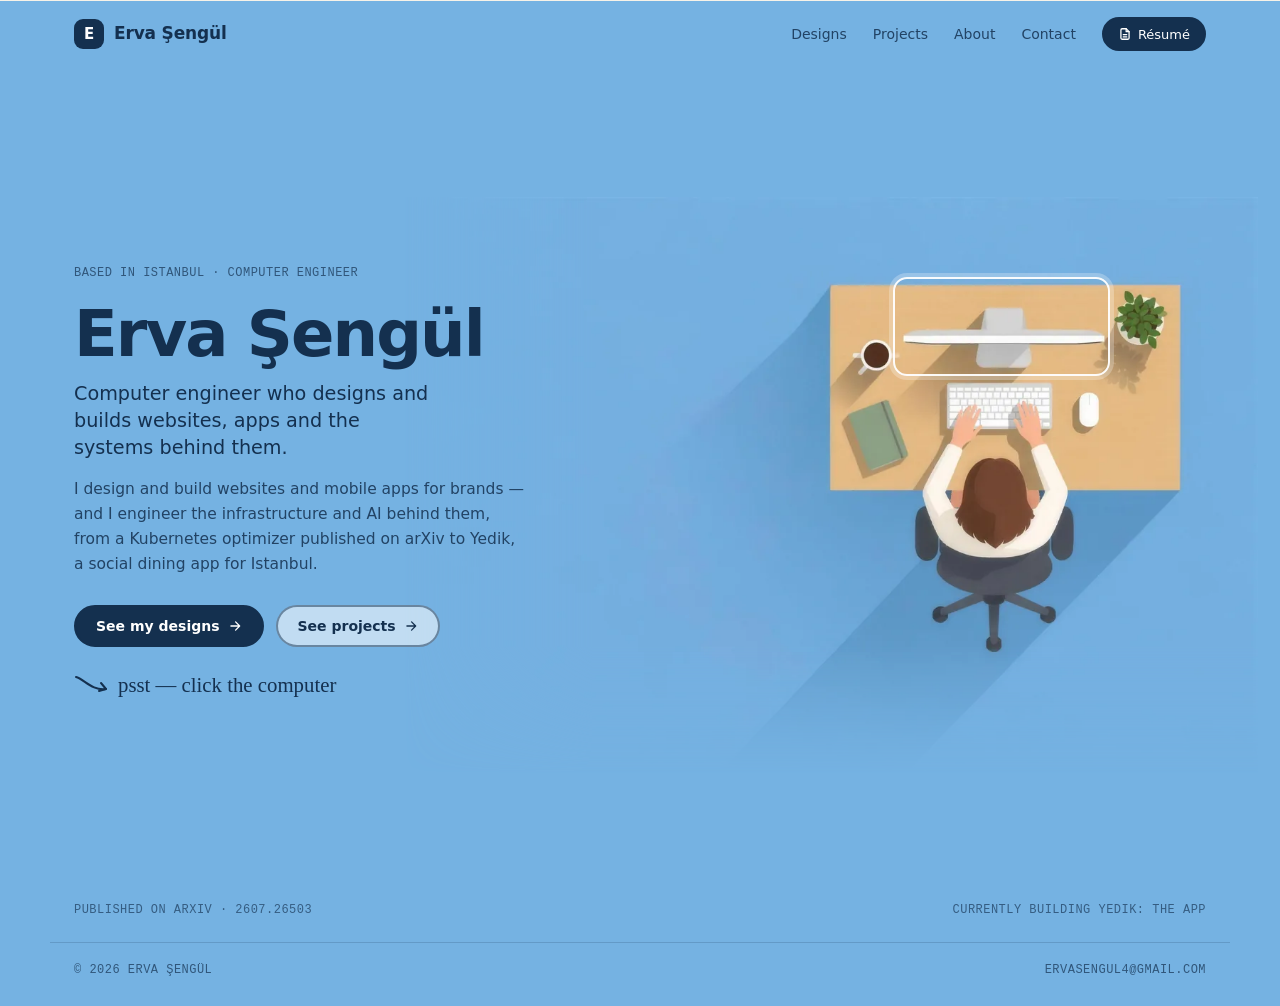
<file: main.html>
<!DOCTYPE html>
<html lang="en">
<head>
    <meta charset="UTF-8">
    <meta name="viewport" content="width=device-width, initial-scale=1.0">
    <meta http-equiv="Content-Security-Policy" content="default-src 'self'; style-src 'unsafe-inline'; script-src 'unsafe-inline'; frame-ancestors 'none'; base-uri 'self';">
    <meta http-equiv="X-Content-Type-Options" content="nosniff">
    <meta name="referrer" content="strict-origin-when-cross-origin">
    <title>Erva Şengül — Redirecting…</title>
    <meta name="robots" content="noindex">
    <!-- This page moved: the portfolio now lives on index.html. -->
    <meta http-equiv="refresh" content="0; url=index.html">
    <style>
        body { font-family: system-ui, sans-serif; background: #f8f6f1; color: #1b1b19;
               display: grid; place-items: center; min-height: 100vh; margin: 0; }
        a { color: #2f4d8f; }
    </style>
</head>
<body>
    <p>This page has moved — <a href="index.html">continue to the portfolio</a>.</p>
    <script>
        // Preserve old anchors like main.html#experience → index.html#experience
        // index.html forwards old #section links to their pages
        location.replace('index.html' + location.hash);
    </script>
</body>
</html>
</file>
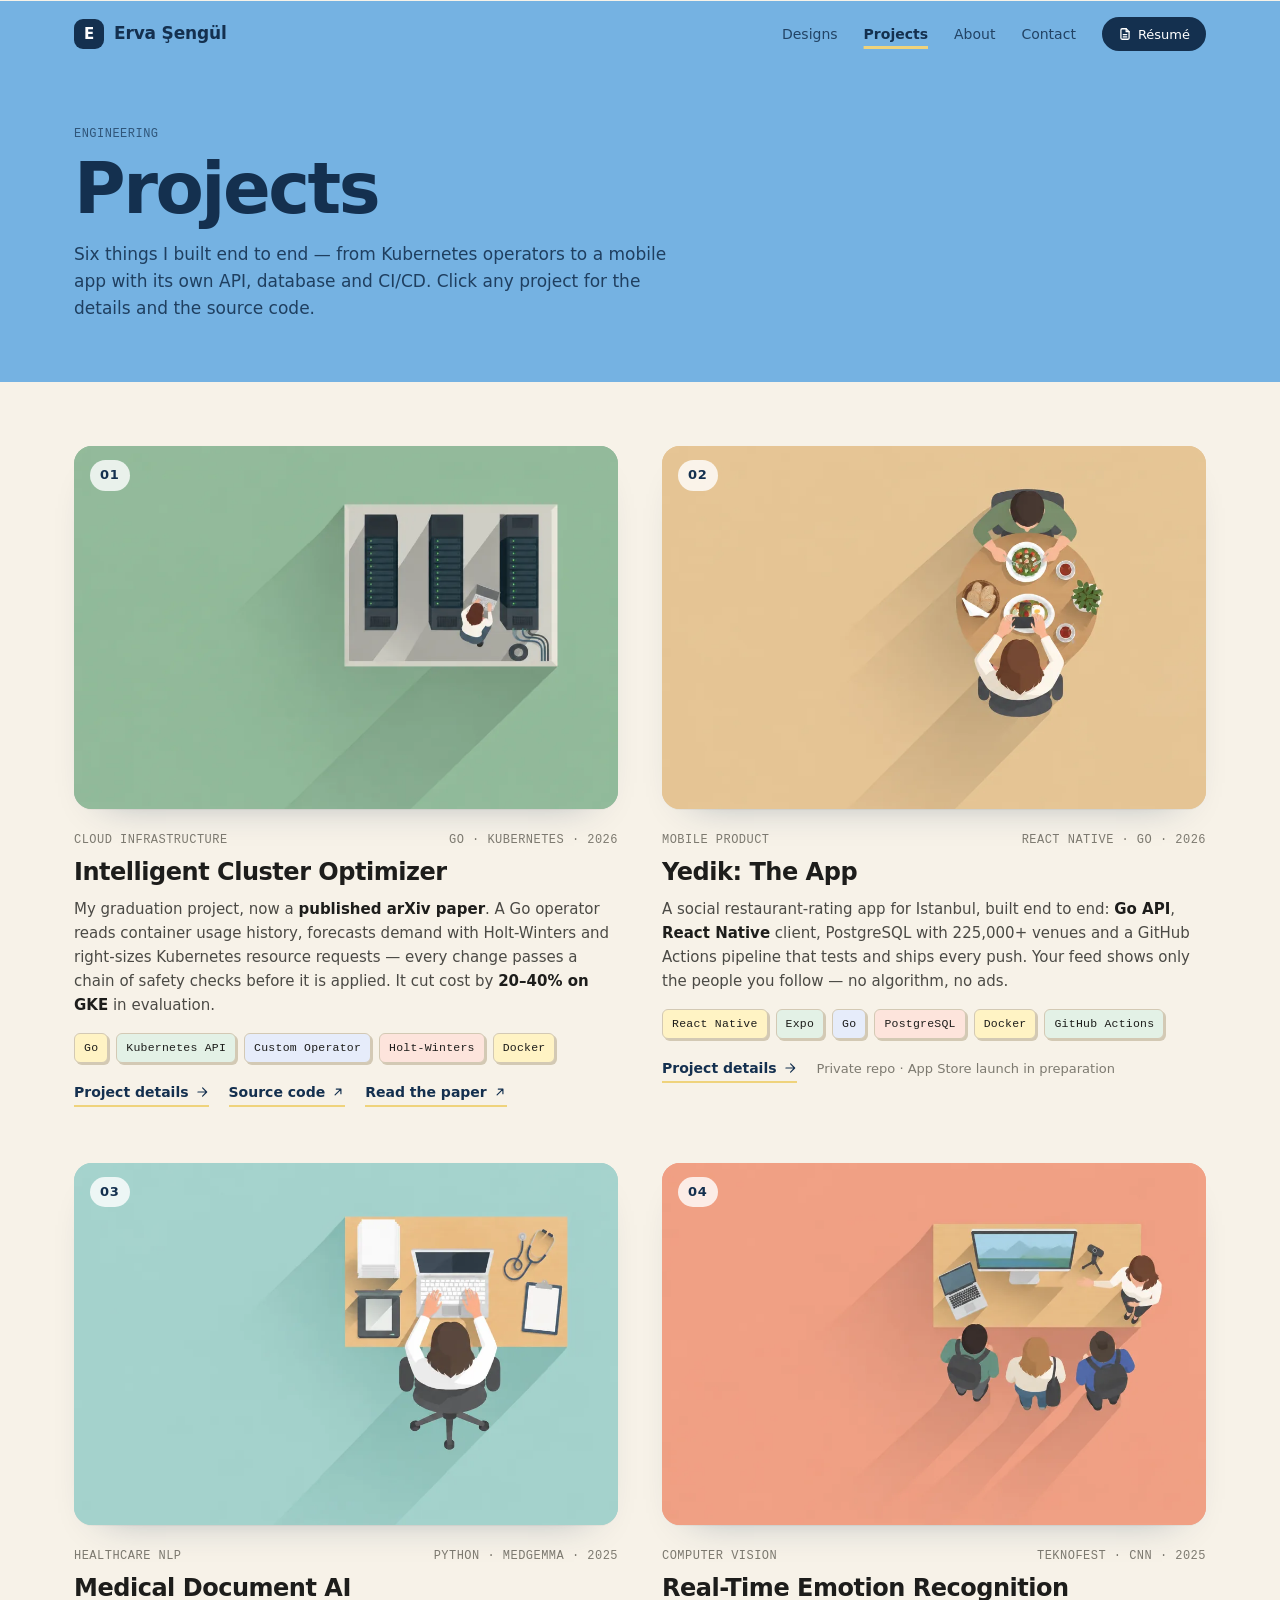
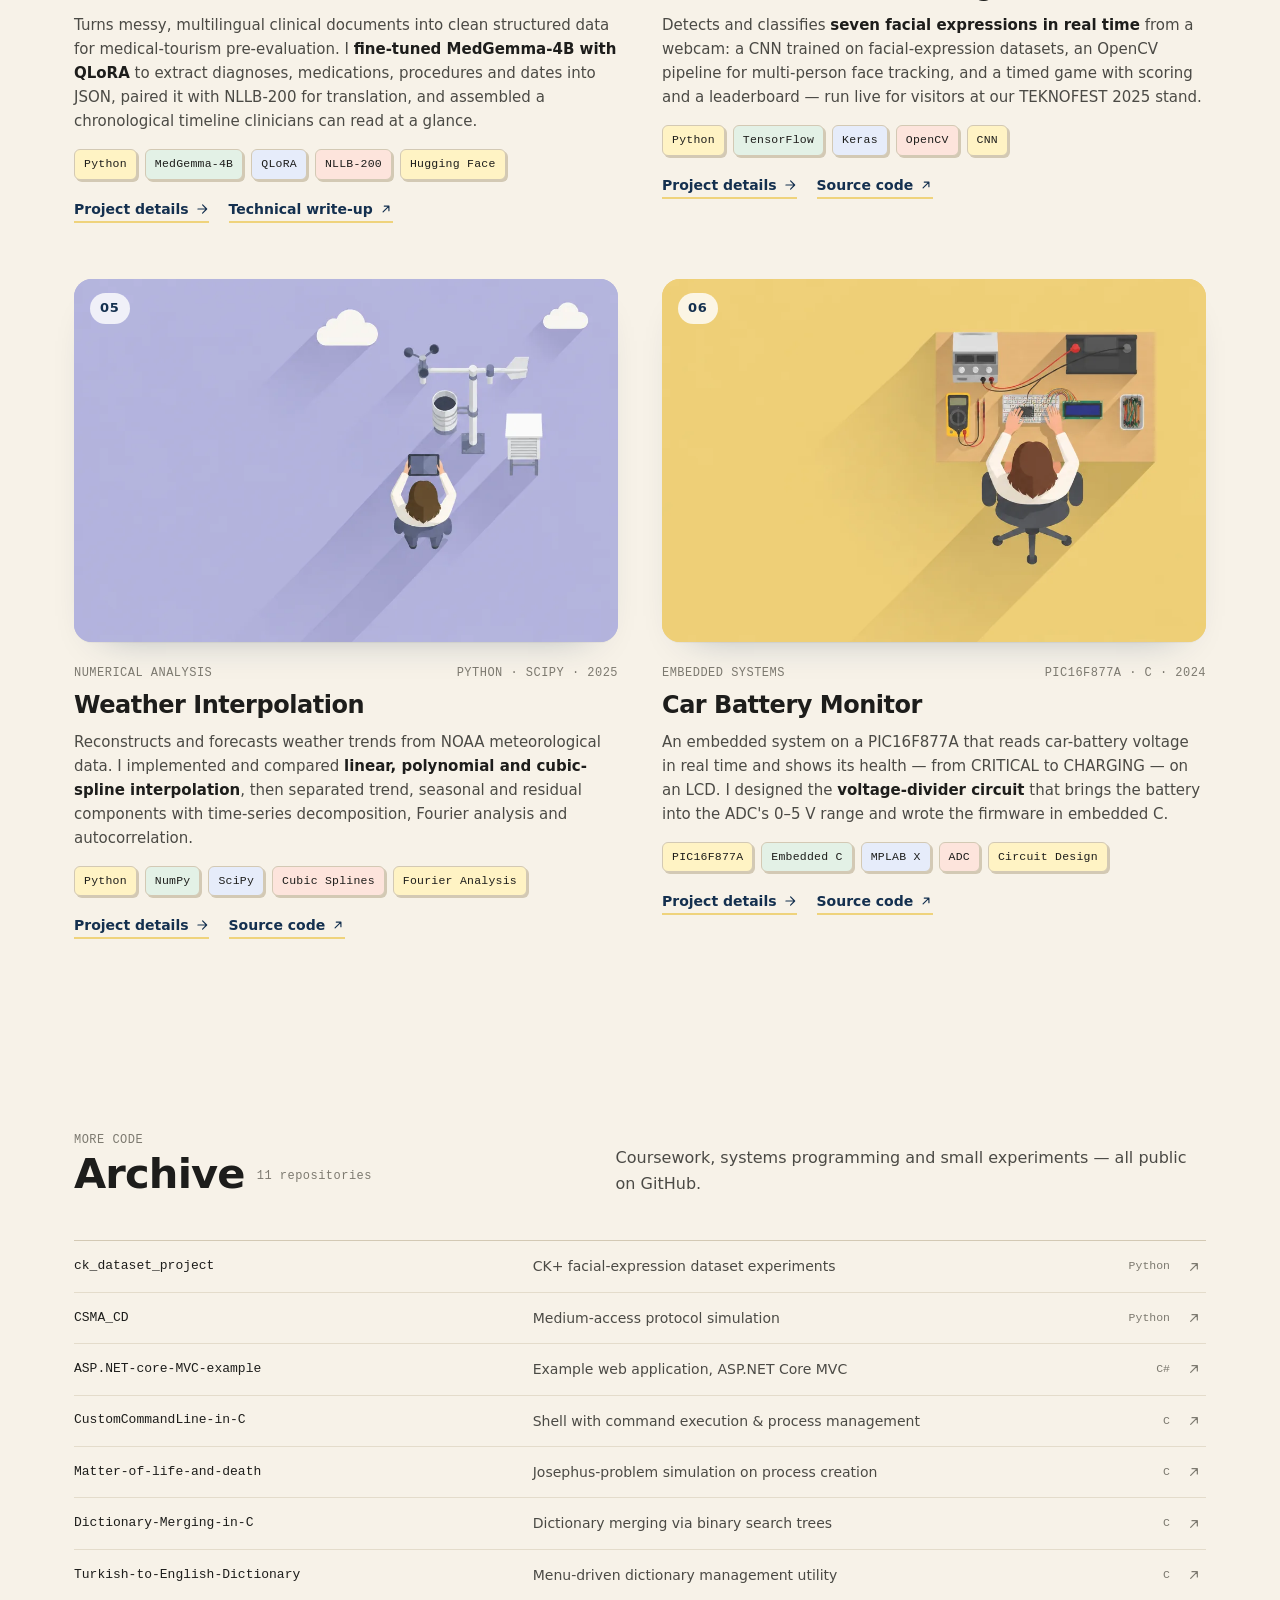
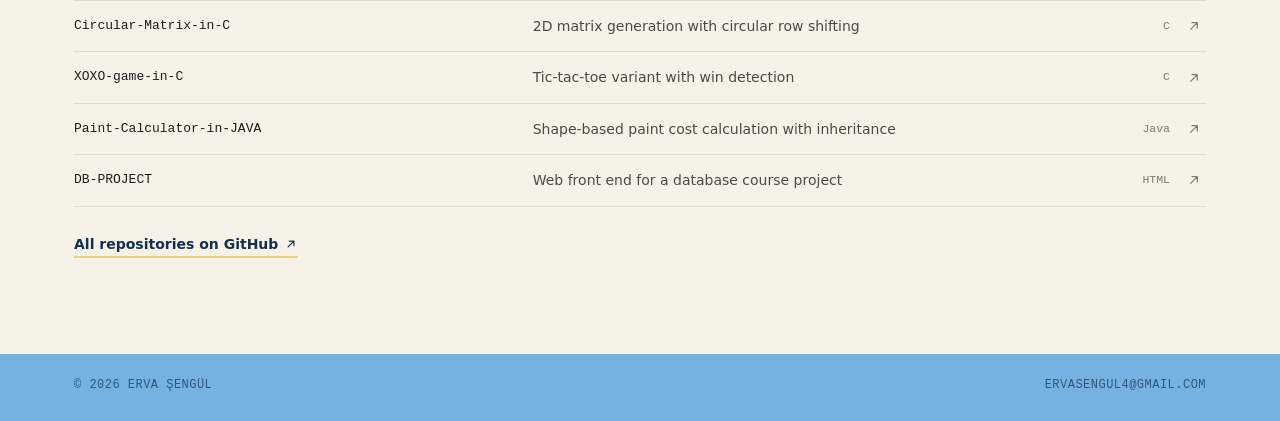
<file: projects.html>
<!DOCTYPE html>
<html lang="en">
<head>
    <meta charset="UTF-8">
    <meta name="viewport" content="width=device-width, initial-scale=1.0">
    <meta http-equiv="Content-Security-Policy" content="default-src 'self'; style-src 'self' 'unsafe-inline' https://fonts.googleapis.com; font-src 'self' https://fonts.gstatic.com; img-src 'self' data:; script-src 'self'; frame-ancestors 'none'; base-uri 'self'; upgrade-insecure-requests;">
    <meta http-equiv="X-Content-Type-Options" content="nosniff">
    <meta name="referrer" content="strict-origin-when-cross-origin">
    <title>Projects — Erva Şengül</title>
    <meta name="description" content="Engineering projects by Erva Şengül: a Kubernetes optimizer published on arXiv, medical document AI, real-time emotion recognition, Yedik and more.">
    <meta name="theme-color" content="#75b2e2">
    <meta property="og:title" content="Projects — Erva Şengül">
    <meta property="og:description" content="Engineering projects by Erva Şengül: a Kubernetes optimizer published on arXiv, medical document AI, real-time emotion recognition, Yedik and more.">
    <meta property="og:type" content="website">
    <meta property="og:url" content="https://www.ervasengul.com/projects.html">
    <link rel="icon" href="data:image/svg+xml,%3Csvg xmlns='http://www.w3.org/2000/svg' viewBox='0 0 64 64'%3E%3Crect width='64' height='64' rx='16' fill='%2314304f'/%3E%3Ctext x='32' y='45' font-family='Arial,Helvetica,sans-serif' font-weight='700' font-size='36' fill='%23ffffff' text-anchor='middle'%3EE%3C/text%3E%3C/svg%3E">
    <link rel="preconnect" href="https://fonts.googleapis.com">
    <link rel="preconnect" href="https://fonts.gstatic.com" crossorigin>
    <link href="https://fonts.googleapis.com/css2?family=Plus+Jakarta+Sans:wght@500;600;700;800&family=Inter:wght@400;500;600&family=Caveat:wght@500;600&family=JetBrains+Mono:wght@400;500&display=swap" rel="stylesheet">
    <link rel="stylesheet" href="styles.css?v=20260929b">
</head>
<body class="projects-page">
    <a class="skip-link" href="#main">Skip to content</a>

    <header class="site-nav">
        <div class="container nav-inner">
            <a href="index.html" class="brand"><span class="brand-mark">E</span>Erva Şengül</a>
            <a class="nav-cv-m" href="CVLER/Erva_Sengul_Resume.pdf" target="_blank" rel="noopener noreferrer" hidden><svg viewBox="0 0 24 24" width="13" height="13" fill="none" stroke="currentColor" stroke-width="2" aria-hidden="true"><path d="M14 3H7a2 2 0 0 0-2 2v14a2 2 0 0 0 2 2h10a2 2 0 0 0 2-2V8z"/><path d="M14 3v5h5M9 13h6M9 17h6"/></svg>Résumé</a>
            <button class="nav-toggle" type="button" aria-label="Menu" aria-expanded="false" aria-controls="nav-links"><span></span></button>
            <nav aria-label="Primary">
                <ul class="nav-links" id="nav-links">
                    <li><a href="designs.html">Designs</a></li>
                    <li><a href="projects.html" aria-current="page">Projects</a></li>
                    <li><a href="about.html">About</a></li>
                    <li><a href="contact.html">Contact</a></li>
                    <li class="nav-cv-item"><a class="btn btn-solid nav-cv" href="CVLER/Erva_Sengul_Resume.pdf" target="_blank" rel="noopener noreferrer"><svg viewBox="0 0 24 24"><path d="M14 3H7a2 2 0 0 0-2 2v14a2 2 0 0 0 2 2h10a2 2 0 0 0 2-2V8z"/><path d="M14 3v5h5M9 13h6M9 17h6"/></svg>Résumé</a></li>
                </ul>
            </nav>
        </div>
    </header>

    <main id="main">

        <section class="page-hero">
            <div class="container">
                <p class="mono page-kicker">Engineering</p>
                <h1 class="page-title">Projects</h1>
                <p class="page-sub">Six things I built end to end — from Kubernetes operators to a mobile app with its own API, database and CI/CD. Click any project for the details and the source code.</p>
            </div>
        </section>

        <!-- ================= PROJECTS ================= -->
        <section id="projects" class="section projects page-first">
            <div class="container">

                <div class="project-grid">

                    <article class="project reveal" style="--tile:#93ba9d">
                        <a class="project-media" href="projects/cluster-optimizer.html" aria-label="Open the Intelligent Cluster Optimizer project page">
                            <img src="images/illustrations/cluster.webp" alt="Top-down illustration of a small data-center room: three rows of server racks and a person with a laptop crouching beside one" loading="lazy" width="1024" height="688">
                            <span class="project-num">01</span>
                            <span class="view-chip">View project <svg viewBox="0 0 24 24"><path d="M5 12h14M13 5l7 7-7 7"/></svg></span>
                        </a>
                        <div class="project-meta">
                            <span class="mono">Cloud infrastructure</span>
                            <span class="mono">Go · Kubernetes · 2026</span>
                        </div>
                        <h3 class="project-title"><a href="projects/cluster-optimizer.html">Intelligent Cluster Optimizer</a></h3>
                        <p class="project-desc">
                            My graduation project, now a <strong>published arXiv paper</strong>. A Go operator reads
                            container usage history, forecasts demand with Holt-Winters and right-sizes
                            Kubernetes resource requests — every change passes a chain of safety checks before
                            it is applied. It cut cost by <strong>20–40% on GKE</strong> in evaluation.
                        </p>
                        <ul class="tags"><li>Go</li><li>Kubernetes API</li><li>Custom Operator</li><li>Holt-Winters</li><li>Docker</li></ul>
                        <div class="project-links">
                            <a class="u-link" href="projects/cluster-optimizer.html">Project details <svg viewBox="0 0 24 24"><path d="M5 12h14M13 5l7 7-7 7"/></svg></a>
                            <a class="u-link" href="https://github.com/medipol-srg/intelligent-cluster-optimizer" target="_blank" rel="noopener noreferrer">Source code <svg viewBox="0 0 24 24"><path d="M7 17 17 7M9 7h8v8"/></svg></a>
                            <a class="u-link" href="https://arxiv.org/abs/2607.26503" target="_blank" rel="noopener noreferrer">Read the paper <svg viewBox="0 0 24 24"><path d="M7 17 17 7M9 7h8v8"/></svg></a>
                        </div>
                    </article>

                    <article class="project reveal reveal-delay-1" style="--tile:#e6c595">
                        <a class="project-media" href="projects/yedik.html" aria-label="Open the Yedik: The App project page">
                            <img src="images/illustrations/yedik.webp" alt="Top-down illustration of a round restaurant table with plates of food; a woman photographs the meal with her phone while a friend sits across" loading="lazy" width="1024" height="688">
                            <span class="project-num">02</span>
                            <span class="view-chip">View project <svg viewBox="0 0 24 24"><path d="M5 12h14M13 5l7 7-7 7"/></svg></span>
                        </a>
                        <div class="project-meta">
                            <span class="mono">Mobile product</span>
                            <span class="mono">React Native · Go · 2026</span>
                        </div>
                        <h3 class="project-title"><a href="projects/yedik.html">Yedik: The App</a></h3>
                        <p class="project-desc">
                            A social restaurant-rating app for Istanbul, built end to end: <strong>Go API</strong>,
                            <strong>React Native</strong> client, PostgreSQL with 225,000+ venues and a GitHub
                            Actions pipeline that tests and ships every push. Your feed shows only the people you
                            follow — no algorithm, no ads.
                        </p>
                        <ul class="tags"><li>React Native</li><li>Expo</li><li>Go</li><li>PostgreSQL</li><li>Docker</li><li>GitHub Actions</li></ul>
                        <div class="project-links">
                            <a class="u-link" href="projects/yedik.html">Project details <svg viewBox="0 0 24 24"><path d="M5 12h14M13 5l7 7-7 7"/></svg></a>
                            <span class="note">Private repo · App Store launch in preparation</span>
                        </div>
                    </article>

                    <article class="project reveal" style="--tile:#a4d2cc">
                        <a class="project-media" href="projects/medical-document-ai.html" aria-label="Open the Medical Document AI project page">
                            <img src="images/illustrations/medical.webp" alt="Top-down illustration of a clinic desk: a doctor at a laptop with a stack of medical documents, a stethoscope and a clipboard" loading="lazy" width="1024" height="688">
                            <span class="project-num">03</span>
                            <span class="view-chip">View project <svg viewBox="0 0 24 24"><path d="M5 12h14M13 5l7 7-7 7"/></svg></span>
                        </a>
                        <div class="project-meta">
                            <span class="mono">Healthcare NLP</span>
                            <span class="mono">Python · MedGemma · 2025</span>
                        </div>
                        <h3 class="project-title"><a href="projects/medical-document-ai.html">Medical Document AI</a></h3>
                        <p class="project-desc">
                            Turns messy, multilingual clinical documents into clean structured data for
                            medical-tourism pre-evaluation. I <strong>fine-tuned MedGemma-4B with QLoRA</strong> to
                            extract diagnoses, medications, procedures and dates into JSON, paired it with
                            NLLB-200 for translation, and assembled a chronological timeline clinicians can read
                            at a glance.
                        </p>
                        <ul class="tags"><li>Python</li><li>MedGemma-4B</li><li>QLoRA</li><li>NLLB-200</li><li>Hugging Face</li></ul>
                        <div class="project-links">
                            <a class="u-link" href="projects/medical-document-ai.html">Project details <svg viewBox="0 0 24 24"><path d="M5 12h14M13 5l7 7-7 7"/></svg></a>
                            <a class="u-link" href="https://github.com/ervasengul/ai-medical-document-structuring" target="_blank" rel="noopener noreferrer">Technical write-up <svg viewBox="0 0 24 24"><path d="M7 17 17 7M9 7h8v8"/></svg></a>
                        </div>
                    </article>

                    <article class="project reveal reveal-delay-1" style="--tile:#f09f86">
                        <a class="project-media" href="projects/emotion-recognition.html" aria-label="Open the Real-Time Emotion Recognition project page">
                            <img src="images/illustrations/emotion.webp" alt="Top-down illustration of a festival stand: a table with a monitor, laptop and webcam on a tripod, three visitors watching and Erva presenting" loading="lazy" width="1024" height="688">
                            <span class="project-num">04</span>
                            <span class="view-chip">View project <svg viewBox="0 0 24 24"><path d="M5 12h14M13 5l7 7-7 7"/></svg></span>
                        </a>
                        <div class="project-meta">
                            <span class="mono">Computer vision</span>
                            <span class="mono">TEKNOFEST · CNN · 2025</span>
                        </div>
                        <h3 class="project-title"><a href="projects/emotion-recognition.html">Real-Time Emotion Recognition</a></h3>
                        <p class="project-desc">
                            Detects and classifies <strong>seven facial expressions in real time</strong> from a
                            webcam: a CNN trained on facial-expression datasets, an OpenCV pipeline for
                            multi-person face tracking, and a timed game with scoring and a leaderboard — run
                            live for visitors at our TEKNOFEST 2025 stand.
                        </p>
                        <ul class="tags"><li>Python</li><li>TensorFlow</li><li>Keras</li><li>OpenCV</li><li>CNN</li></ul>
                        <div class="project-links">
                            <a class="u-link" href="projects/emotion-recognition.html">Project details <svg viewBox="0 0 24 24"><path d="M5 12h14M13 5l7 7-7 7"/></svg></a>
                            <a class="u-link" href="https://github.com/ervasengul/real_time_emotion_recognition" target="_blank" rel="noopener noreferrer">Source code <svg viewBox="0 0 24 24"><path d="M7 17 17 7M9 7h8v8"/></svg></a>
                        </div>
                    </article>

                    <article class="project reveal" style="--tile:#b4b5dd">
                        <a class="project-media" href="projects/weather-interpolation.html" aria-label="Open the Weather Interpolation project page">
                            <img src="images/illustrations/weather.webp" alt="Top-down illustration of a small weather station in a field: an anemometer mast, a rain gauge, an instrument box and Erva holding a tablet" loading="lazy" width="1024" height="688">
                            <span class="project-num">05</span>
                            <span class="view-chip">View project <svg viewBox="0 0 24 24"><path d="M5 12h14M13 5l7 7-7 7"/></svg></span>
                        </a>
                        <div class="project-meta">
                            <span class="mono">Numerical analysis</span>
                            <span class="mono">Python · SciPy · 2025</span>
                        </div>
                        <h3 class="project-title"><a href="projects/weather-interpolation.html">Weather Interpolation</a></h3>
                        <p class="project-desc">
                            Reconstructs and forecasts weather trends from NOAA meteorological data. I implemented
                            and compared <strong>linear, polynomial and cubic-spline interpolation</strong>, then
                            separated trend, seasonal and residual components with time-series decomposition,
                            Fourier analysis and autocorrelation.
                        </p>
                        <ul class="tags"><li>Python</li><li>NumPy</li><li>SciPy</li><li>Cubic Splines</li><li>Fourier Analysis</li></ul>
                        <div class="project-links">
                            <a class="u-link" href="projects/weather-interpolation.html">Project details <svg viewBox="0 0 24 24"><path d="M5 12h14M13 5l7 7-7 7"/></svg></a>
                            <a class="u-link" href="https://github.com/ervasengul/Numerical-Analysis-Cubic-Splines-in-Pythonc-Interpolation" target="_blank" rel="noopener noreferrer">Source code <svg viewBox="0 0 24 24"><path d="M7 17 17 7M9 7h8v8"/></svg></a>
                        </div>
                    </article>

                    <article class="project reveal reveal-delay-1" style="--tile:#efcf7b">
                        <a class="project-media" href="projects/battery-monitor.html" aria-label="Open the Car Battery Monitor project page">
                            <img src="images/illustrations/battery.webp" alt="Top-down illustration of an electronics workbench: a breadboard with jumper wires, an LCD module, a bench power supply, a multimeter and a car battery" loading="lazy" width="1024" height="688">
                            <span class="project-num">06</span>
                            <span class="view-chip">View project <svg viewBox="0 0 24 24"><path d="M5 12h14M13 5l7 7-7 7"/></svg></span>
                        </a>
                        <div class="project-meta">
                            <span class="mono">Embedded systems</span>
                            <span class="mono">PIC16F877A · C · 2024</span>
                        </div>
                        <h3 class="project-title"><a href="projects/battery-monitor.html">Car Battery Monitor</a></h3>
                        <p class="project-desc">
                            An embedded system on a PIC16F877A that reads car-battery voltage in real time and
                            shows its health — from CRITICAL to CHARGING — on an LCD. I designed the
                            <strong>voltage-divider circuit</strong> that brings the battery into the ADC's
                            0–5&nbsp;V range and wrote the firmware in embedded C.
                        </p>
                        <ul class="tags"><li>PIC16F877A</li><li>Embedded C</li><li>MPLAB X</li><li>ADC</li><li>Circuit Design</li></ul>
                        <div class="project-links">
                            <a class="u-link" href="projects/battery-monitor.html">Project details <svg viewBox="0 0 24 24"><path d="M5 12h14M13 5l7 7-7 7"/></svg></a>
                            <a class="u-link" href="https://github.com/ervasengul/car-battery-voltage-monitoring" target="_blank" rel="noopener noreferrer">Source code <svg viewBox="0 0 24 24"><path d="M7 17 17 7M9 7h8v8"/></svg></a>
                        </div>
                    </article>

                </div>
            </div>
        </section>

        <!-- ================= ARCHIVE ================= -->
        <section id="archive" class="section">
            <div class="container">
                <div class="section-head reveal">
                    <div>
                        <p class="mono">More code</p>
                        <h2 class="section-title">Archive<span class="count">11 repositories</span></h2>
                    </div>
                    <p class="section-sub">Coursework, systems programming and small experiments — all public on GitHub.</p>
                </div>

                <ul class="archive-list reveal">
                    <li><a class="archive-row" href="https://github.com/ervasengul/ck_dataset_project" target="_blank" rel="noopener noreferrer"><span class="archive-name">ck_dataset_project</span><span class="archive-desc">CK+ facial-expression dataset experiments</span><span class="archive-lang">Python</span><span class="archive-arrow"><svg viewBox="0 0 24 24"><path d="M7 17 17 7M9 7h8v8"/></svg></span></a></li>
                    <li><a class="archive-row" href="https://github.com/ervasengul/CSMA_CD" target="_blank" rel="noopener noreferrer"><span class="archive-name">CSMA_CD</span><span class="archive-desc">Medium-access protocol simulation</span><span class="archive-lang">Python</span><span class="archive-arrow"><svg viewBox="0 0 24 24"><path d="M7 17 17 7M9 7h8v8"/></svg></span></a></li>
                    <li><a class="archive-row" href="https://github.com/ervasengul/ASP.NET-core-MVC-example" target="_blank" rel="noopener noreferrer"><span class="archive-name">ASP.NET-core-MVC-example</span><span class="archive-desc">Example web application, ASP.NET Core MVC</span><span class="archive-lang">C#</span><span class="archive-arrow"><svg viewBox="0 0 24 24"><path d="M7 17 17 7M9 7h8v8"/></svg></span></a></li>
                    <li><a class="archive-row" href="https://github.com/ervasengul/CustomCommandLine-in-C" target="_blank" rel="noopener noreferrer"><span class="archive-name">CustomCommandLine-in-C</span><span class="archive-desc">Shell with command execution &amp; process management</span><span class="archive-lang">C</span><span class="archive-arrow"><svg viewBox="0 0 24 24"><path d="M7 17 17 7M9 7h8v8"/></svg></span></a></li>
                    <li><a class="archive-row" href="https://github.com/ervasengul/Matter-of-life-and-death-game-in-C-" target="_blank" rel="noopener noreferrer"><span class="archive-name">Matter-of-life-and-death</span><span class="archive-desc">Josephus-problem simulation on process creation</span><span class="archive-lang">C</span><span class="archive-arrow"><svg viewBox="0 0 24 24"><path d="M7 17 17 7M9 7h8v8"/></svg></span></a></li>
                    <li><a class="archive-row" href="https://github.com/ervasengul/Dcitonary-Merging-in-C" target="_blank" rel="noopener noreferrer"><span class="archive-name">Dictionary-Merging-in-C</span><span class="archive-desc">Dictionary merging via binary search trees</span><span class="archive-lang">C</span><span class="archive-arrow"><svg viewBox="0 0 24 24"><path d="M7 17 17 7M9 7h8v8"/></svg></span></a></li>
                    <li><a class="archive-row" href="https://github.com/ervasengul/Turkish-to-English-Dictionary-in-C" target="_blank" rel="noopener noreferrer"><span class="archive-name">Turkish-to-English-Dictionary</span><span class="archive-desc">Menu-driven dictionary management utility</span><span class="archive-lang">C</span><span class="archive-arrow"><svg viewBox="0 0 24 24"><path d="M7 17 17 7M9 7h8v8"/></svg></span></a></li>
                    <li><a class="archive-row" href="https://github.com/ervasengul/Circular-Matrix-in-C-" target="_blank" rel="noopener noreferrer"><span class="archive-name">Circular-Matrix-in-C</span><span class="archive-desc">2D matrix generation with circular row shifting</span><span class="archive-lang">C</span><span class="archive-arrow"><svg viewBox="0 0 24 24"><path d="M7 17 17 7M9 7h8v8"/></svg></span></a></li>
                    <li><a class="archive-row" href="https://github.com/ervasengul/XOXO-game-in-C" target="_blank" rel="noopener noreferrer"><span class="archive-name">XOXO-game-in-C</span><span class="archive-desc">Tic-tac-toe variant with win detection</span><span class="archive-lang">C</span><span class="archive-arrow"><svg viewBox="0 0 24 24"><path d="M7 17 17 7M9 7h8v8"/></svg></span></a></li>
                    <li><a class="archive-row" href="https://github.com/ervasengul/Paint-Calculator-in-JAVA" target="_blank" rel="noopener noreferrer"><span class="archive-name">Paint-Calculator-in-JAVA</span><span class="archive-desc">Shape-based paint cost calculation with inheritance</span><span class="archive-lang">Java</span><span class="archive-arrow"><svg viewBox="0 0 24 24"><path d="M7 17 17 7M9 7h8v8"/></svg></span></a></li>
                    <li><a class="archive-row" href="https://github.com/ervasengul/DB-PROJECT" target="_blank" rel="noopener noreferrer"><span class="archive-name">DB-PROJECT</span><span class="archive-desc">Web front end for a database course project</span><span class="archive-lang">HTML</span><span class="archive-arrow"><svg viewBox="0 0 24 24"><path d="M7 17 17 7M9 7h8v8"/></svg></span></a></li>
                </ul>

                <p class="archive-cta reveal">
                    <a class="u-link" href="https://github.com/ervasengul?tab=repositories" target="_blank" rel="noopener noreferrer">All repositories on GitHub <svg viewBox="0 0 24 24"><path d="M7 17 17 7M9 7h8v8"/></svg></a>
                </p>
            </div>
        </section>

    </main>

    <footer class="site-footer">
        <div class="container footer-inner">
            <p class="mono">© <span class="footer-year">2026</span> Erva Şengül</p>
            <p class="mono"><a class="email-link email-text" href="mailto:ervasengul4@gmail.com">ervasengul4@gmail.com</a></p>
        </div>
    </footer>

    <script src="script.js?v=20260929b"></script>
</body>
</html>
</file>
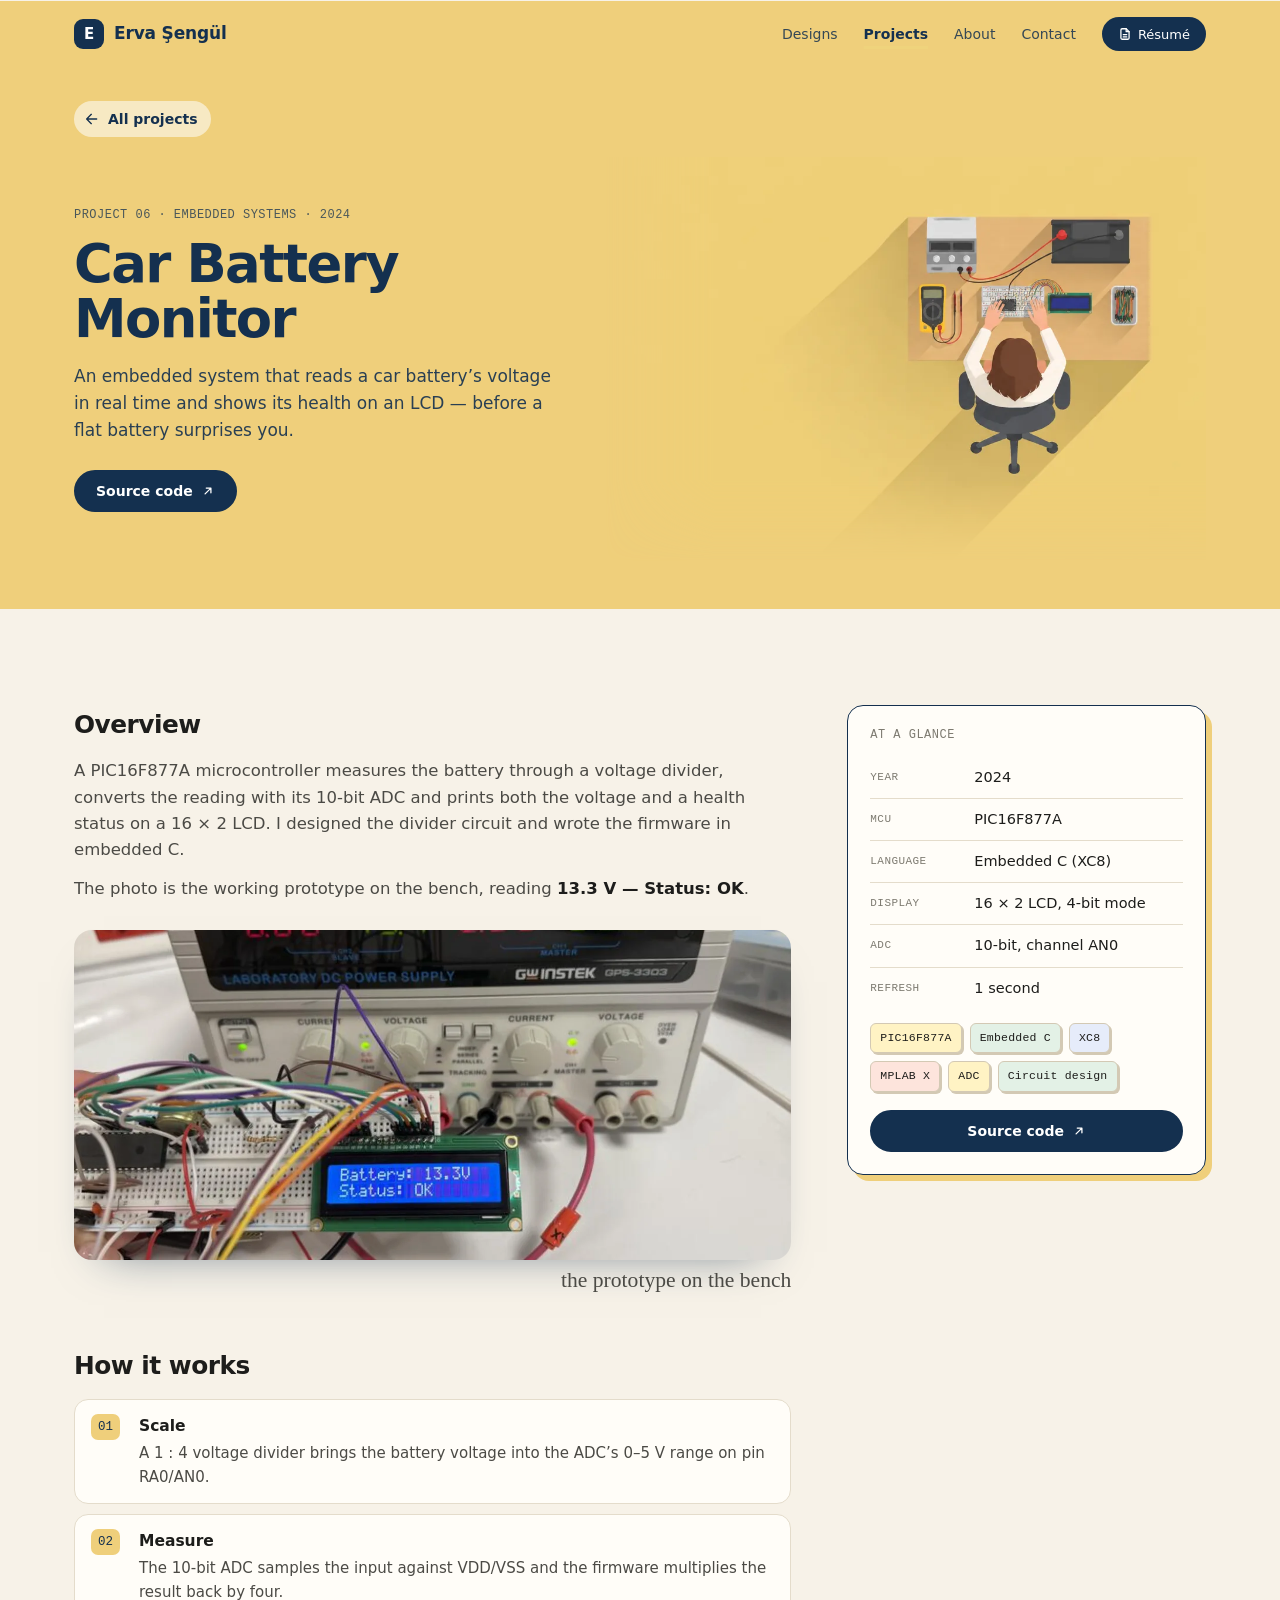
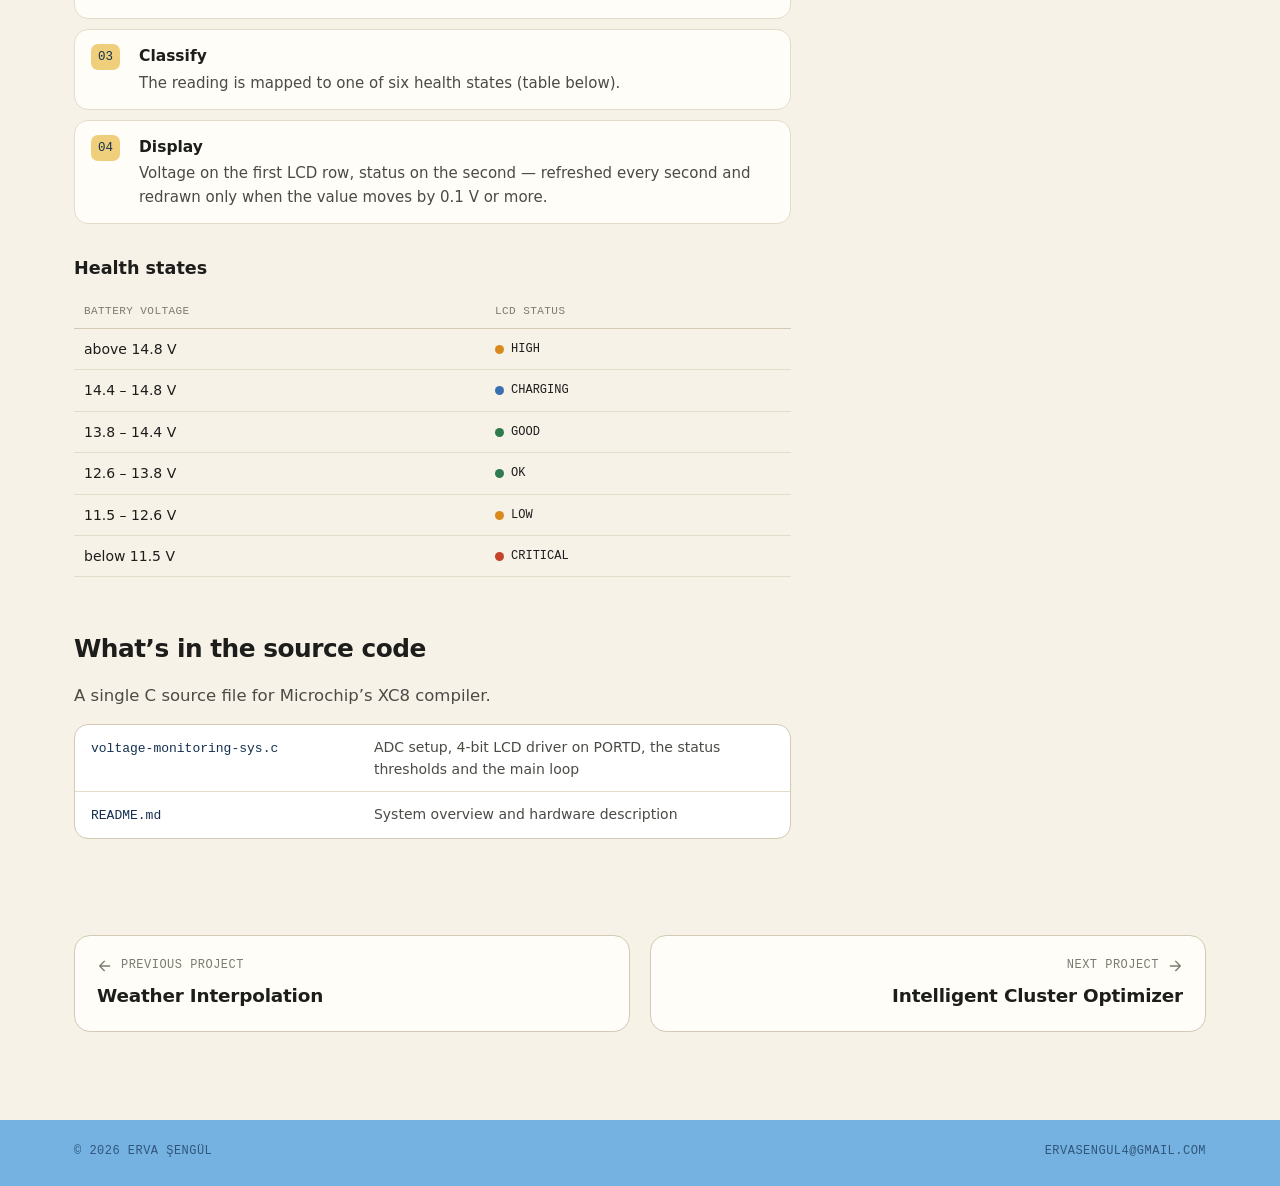
<file: projects/battery-monitor.html>
<!DOCTYPE html>
<html lang="en">
<head>
    <meta charset="UTF-8">
    <meta name="viewport" content="width=device-width, initial-scale=1.0">
    <meta http-equiv="Content-Security-Policy" content="default-src 'self'; style-src 'self' 'unsafe-inline' https://fonts.googleapis.com; font-src 'self' https://fonts.gstatic.com; img-src 'self' data:; script-src 'self'; frame-ancestors 'none'; base-uri 'self'; upgrade-insecure-requests;">
    <meta http-equiv="X-Content-Type-Options" content="nosniff">
    <meta name="referrer" content="strict-origin-when-cross-origin">
    <title>Car Battery Monitor — Erva Şengül</title>
    <meta name="description" content="An embedded system that reads a car battery’s voltage in real time and shows its health on an LCD — before a flat battery surprises you.">
    <meta name="theme-color" content="#efcf7b">
    <meta property="og:title" content="Car Battery Monitor — Erva Şengül">
    <meta property="og:description" content="An embedded system that reads a car battery’s voltage in real time and shows its health on an LCD — before a flat battery surprises you.">
    <meta property="og:type" content="article">
    <meta property="og:url" content="https://www.ervasengul.com/projects/battery-monitor.html">
    <link rel="icon" href="data:image/svg+xml,%3Csvg xmlns='http://www.w3.org/2000/svg' viewBox='0 0 64 64'%3E%3Crect width='64' height='64' rx='16' fill='%2314304f'/%3E%3Ctext x='32' y='45' font-family='Arial,Helvetica,sans-serif' font-weight='700' font-size='36' fill='%23ffffff' text-anchor='middle'%3EE%3C/text%3E%3C/svg%3E">
    <link rel="preconnect" href="https://fonts.googleapis.com">
    <link rel="preconnect" href="https://fonts.gstatic.com" crossorigin>
    <link href="https://fonts.googleapis.com/css2?family=Plus+Jakarta+Sans:wght@500;600;700;800&family=Inter:wght@400;500;600&family=Caveat:wght@500;600&family=JetBrains+Mono:wght@400;500&display=swap" rel="stylesheet">
    <link rel="stylesheet" href="../styles.css?v=20260929b">
</head>
<body class="case-page" style="--tile:#efcf7b">
    <a class="skip-link" href="#case">Skip to content</a>

    <header class="site-nav">
        <div class="container nav-inner">
            <a href="../index.html" class="brand"><span class="brand-mark">E</span>Erva Şengül</a>
            <a class="nav-cv-m" href="../CVLER/Erva_Sengul_Resume.pdf" target="_blank" rel="noopener noreferrer" hidden><svg viewBox="0 0 24 24" width="13" height="13" fill="none" stroke="currentColor" stroke-width="2" aria-hidden="true"><path d="M14 3H7a2 2 0 0 0-2 2v14a2 2 0 0 0 2 2h10a2 2 0 0 0 2-2V8z"/><path d="M14 3v5h5M9 13h6M9 17h6"/></svg>Résumé</a>
            <button class="nav-toggle" type="button" aria-label="Menu" aria-expanded="false" aria-controls="nav-links"><span></span></button>
            <nav aria-label="Primary">
                <ul class="nav-links" id="nav-links">
                    <li><a href="../designs.html">Designs</a></li>
                    <li><a href="../projects.html" aria-current="page">Projects</a></li>
                    <li><a href="../about.html">About</a></li>
                    <li><a href="../contact.html">Contact</a></li>
                    <li class="nav-cv-item"><a class="btn btn-solid nav-cv" href="../CVLER/Erva_Sengul_Resume.pdf" target="_blank" rel="noopener noreferrer"><svg viewBox="0 0 24 24"><path d="M14 3H7a2 2 0 0 0-2 2v14a2 2 0 0 0 2 2h10a2 2 0 0 0 2-2V8z"/><path d="M14 3v5h5M9 13h6M9 17h6"/></svg>Résumé</a></li>
                </ul>
            </nav>
        </div>
    </header>

    <main>
        <section class="case-hero">
            <div class="container">
                <a class="back-link" href="../projects.html"><svg viewBox="0 0 24 24"><path d="M19 12H5M11 5l-7 7 7 7"/></svg> All projects</a>
                <div class="case-hero-grid">
                    <div class="case-hero-copy">
                        <p class="mono case-kicker">Project 06 · Embedded systems · 2024</p>
                        <h1 class="case-title">Car Battery Monitor</h1>
                        <p class="case-lead">An embedded system that reads a car battery’s voltage in real time and shows its health on an LCD — before a flat battery surprises you.</p>
                        <div class="case-actions">
                            <a class="btn btn-solid" href="https://github.com/ervasengul/car-battery-voltage-monitoring" target="_blank" rel="noopener noreferrer">Source code <svg viewBox="0 0 24 24"><path d="M7 17 17 7M9 7h8v8"/></svg></a>
                        </div>
                    </div>
                    <div class="case-art">
                        <img src="../images/illustrations/battery.webp" alt="Top-down illustration of an electronics workbench: a breadboard with jumper wires, an LCD module, a bench power supply, a multimeter and a car battery" width="1024" height="688" fetchpriority="high">
                    </div>
                </div>
            </div>
        </section>

        <section id="case" class="section case">
            <div class="container case-body">
                <article class="case-main">
                        <h2>Overview</h2>
                        <p>A PIC16F877A microcontroller measures the battery through a voltage divider, converts the reading with its 10-bit ADC and prints both the voltage and a health status on a 16 × 2 LCD. I designed the divider circuit and wrote the firmware in embedded C.</p>
                        <p>The photo is the working prototype on the bench, reading <strong>13.3 V — Status: OK</strong>.</p>

                        <figure class="case-photo">
                            <img src="../images/projects/battery-bench.webp" alt="The prototype on a breadboard: a PIC microcontroller wired to a 16×2 LCD reading ‘Battery: 13.3V, Status: OK’, powered from a bench supply" loading="lazy" width="1400" height="643">
                            <figcaption class="hand">the prototype on the bench</figcaption>
                        </figure>

                        <h2>How it works</h2>
                        <ol class="steps">
                            <li><strong>Scale</strong><span>A 1 : 4 voltage divider brings the battery voltage into the ADC’s 0–5 V range on pin RA0/AN0.</span></li>
                            <li><strong>Measure</strong><span>The 10-bit ADC samples the input against VDD/VSS and the firmware multiplies the result back by four.</span></li>
                            <li><strong>Classify</strong><span>The reading is mapped to one of six health states (table below).</span></li>
                            <li><strong>Display</strong><span>Voltage on the first LCD row, status on the second — refreshed every second and redrawn only when the value moves by 0.1 V or more.</span></li>
                        </ol>

                        <h3 class="case-sub">Health states</h3>
                        <table class="data-table">
                            <thead><tr><th>Battery voltage</th><th>LCD status</th></tr></thead>
                            <tbody><tr><td>above 14.8 V</td><td><span class="state state-high">HIGH</span></td></tr><tr><td>14.4 – 14.8 V</td><td><span class="state state-charging">CHARGING</span></td></tr><tr><td>13.8 – 14.4 V</td><td><span class="state state-good">GOOD</span></td></tr><tr><td>12.6 – 13.8 V</td><td><span class="state state-ok">OK</span></td></tr><tr><td>11.5 – 12.6 V</td><td><span class="state state-low">LOW</span></td></tr><tr><td>below 11.5 V</td><td><span class="state state-critical">CRITICAL</span></td></tr></tbody>
                        </table>

                        <h2>What’s in the source code</h2>
                        <p>A single C source file for Microchip’s XC8 compiler.</p>
                        <ul class="code-tree">
                            <li><code>voltage-monitoring-sys.c</code><span>ADC setup, 4-bit LCD driver on PORTD, the status thresholds and the main loop</span></li>
                            <li><code>README.md</code><span>System overview and hardware description</span></li>
                        </ul>
                </article>

                <aside class="glance" aria-label="At a glance">
                    <p class="mono">At a glance</p>
                    <dl>
                            <div><dt>Year</dt><dd>2024</dd></div>
                            <div><dt>MCU</dt><dd>PIC16F877A</dd></div>
                            <div><dt>Language</dt><dd>Embedded C (XC8)</dd></div>
                            <div><dt>Display</dt><dd>16 × 2 LCD, 4-bit mode</dd></div>
                            <div><dt>ADC</dt><dd>10-bit, channel AN0</dd></div>
                            <div><dt>Refresh</dt><dd>1 second</dd></div>
                    </dl>
                    <ul class="tags"><li>PIC16F877A</li><li>Embedded C</li><li>XC8</li><li>MPLAB X</li><li>ADC</li><li>Circuit design</li></ul>
                        <a class="btn btn-solid glance-btn" href="https://github.com/ervasengul/car-battery-voltage-monitoring" target="_blank" rel="noopener noreferrer">Source code <svg viewBox="0 0 24 24"><path d="M7 17 17 7M9 7h8v8"/></svg></a>
                </aside>
            </div>
        </section>

        <nav class="case-pager container" aria-label="More projects">
            <a class="pager-card" href="weather-interpolation.html">
                <span class="mono"><svg viewBox="0 0 24 24"><path d="M19 12H5M11 5l-7 7 7 7"/></svg> Previous project</span>
                <strong>Weather Interpolation</strong>
            </a>
            <a class="pager-card pager-next" href="cluster-optimizer.html">
                <span class="mono">Next project <svg viewBox="0 0 24 24"><path d="M5 12h14M13 5l7 7-7 7"/></svg></span>
                <strong>Intelligent Cluster Optimizer</strong>
            </a>
        </nav>
    </main>

    <footer class="site-footer">
        <div class="container footer-inner">
            <p class="mono">© <span class="footer-year">2026</span> Erva Şengül</p>
            <p class="mono"><a class="email-link email-text" href="mailto:ervasengul4@gmail.com">ervasengul4@gmail.com</a></p>
        </div>
    </footer>

    <script src="../script.js?v=20260929b"></script>
</body>
</html>
</file>
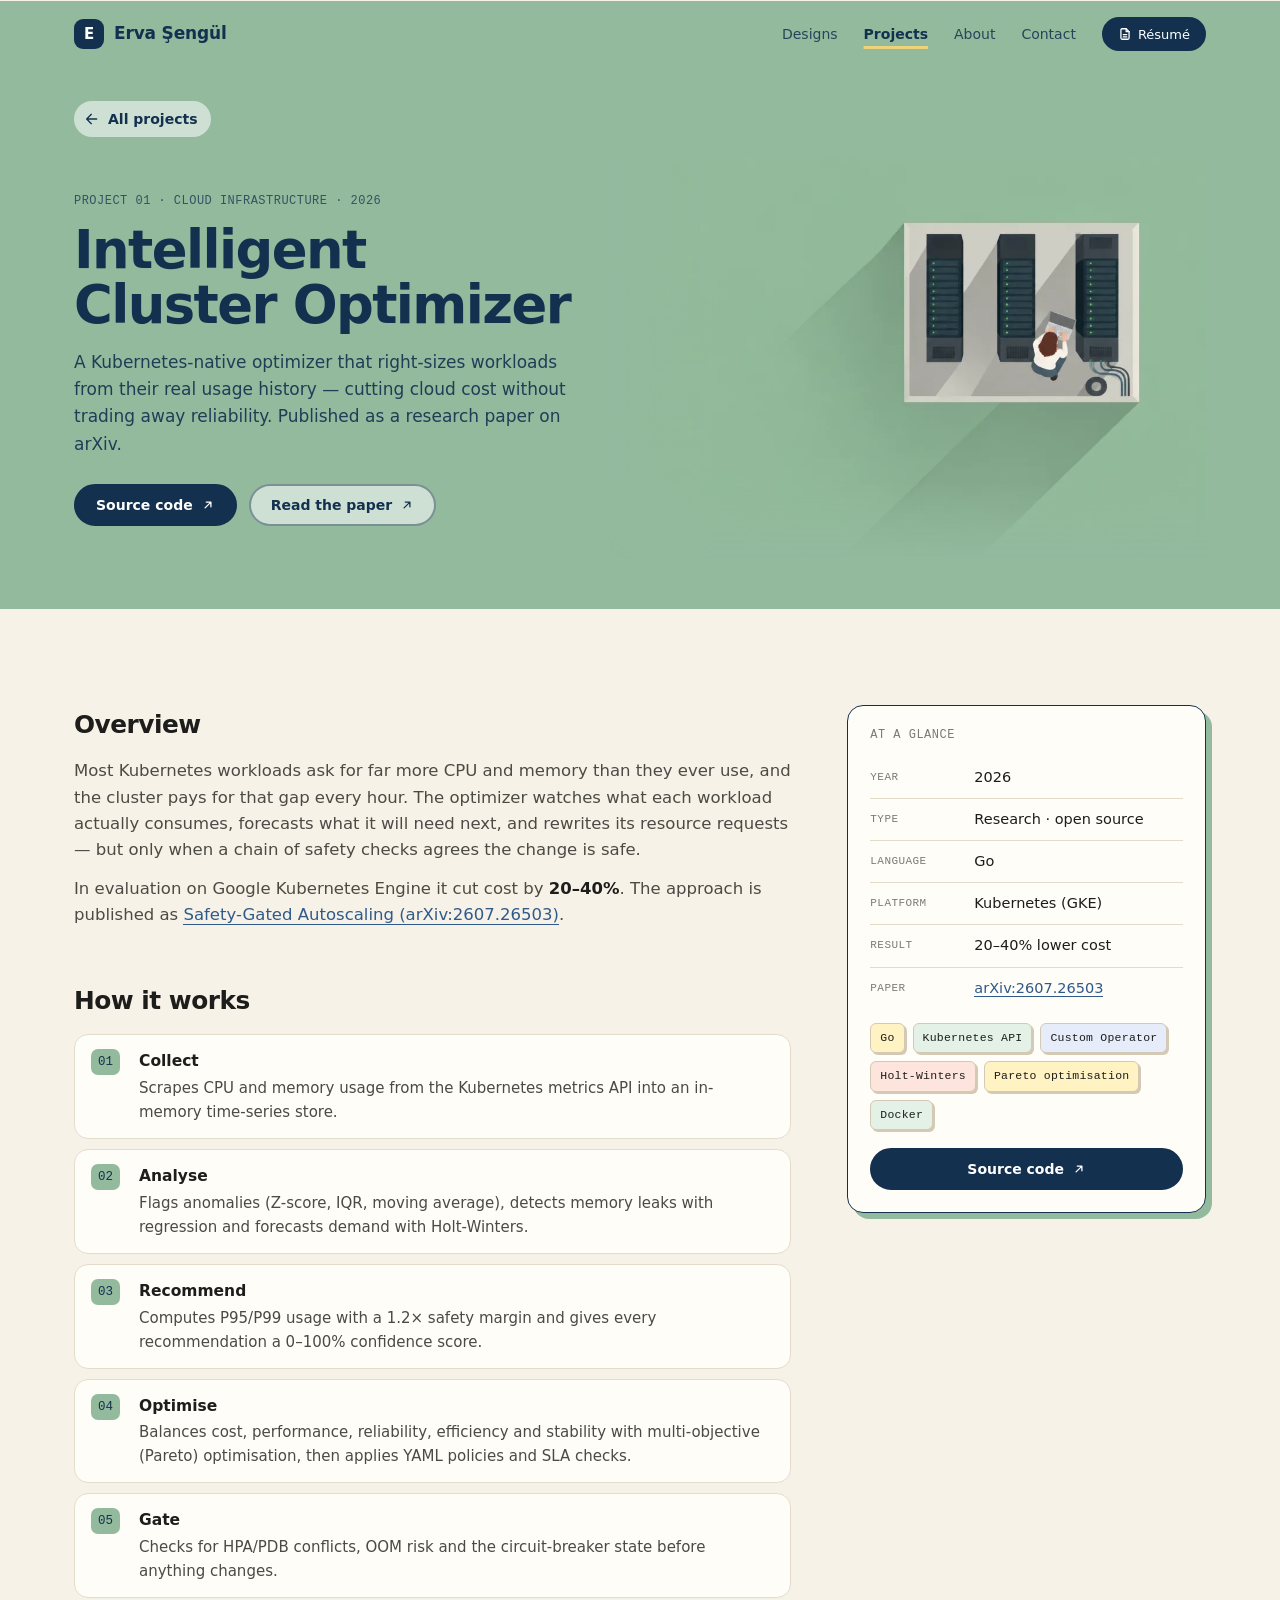
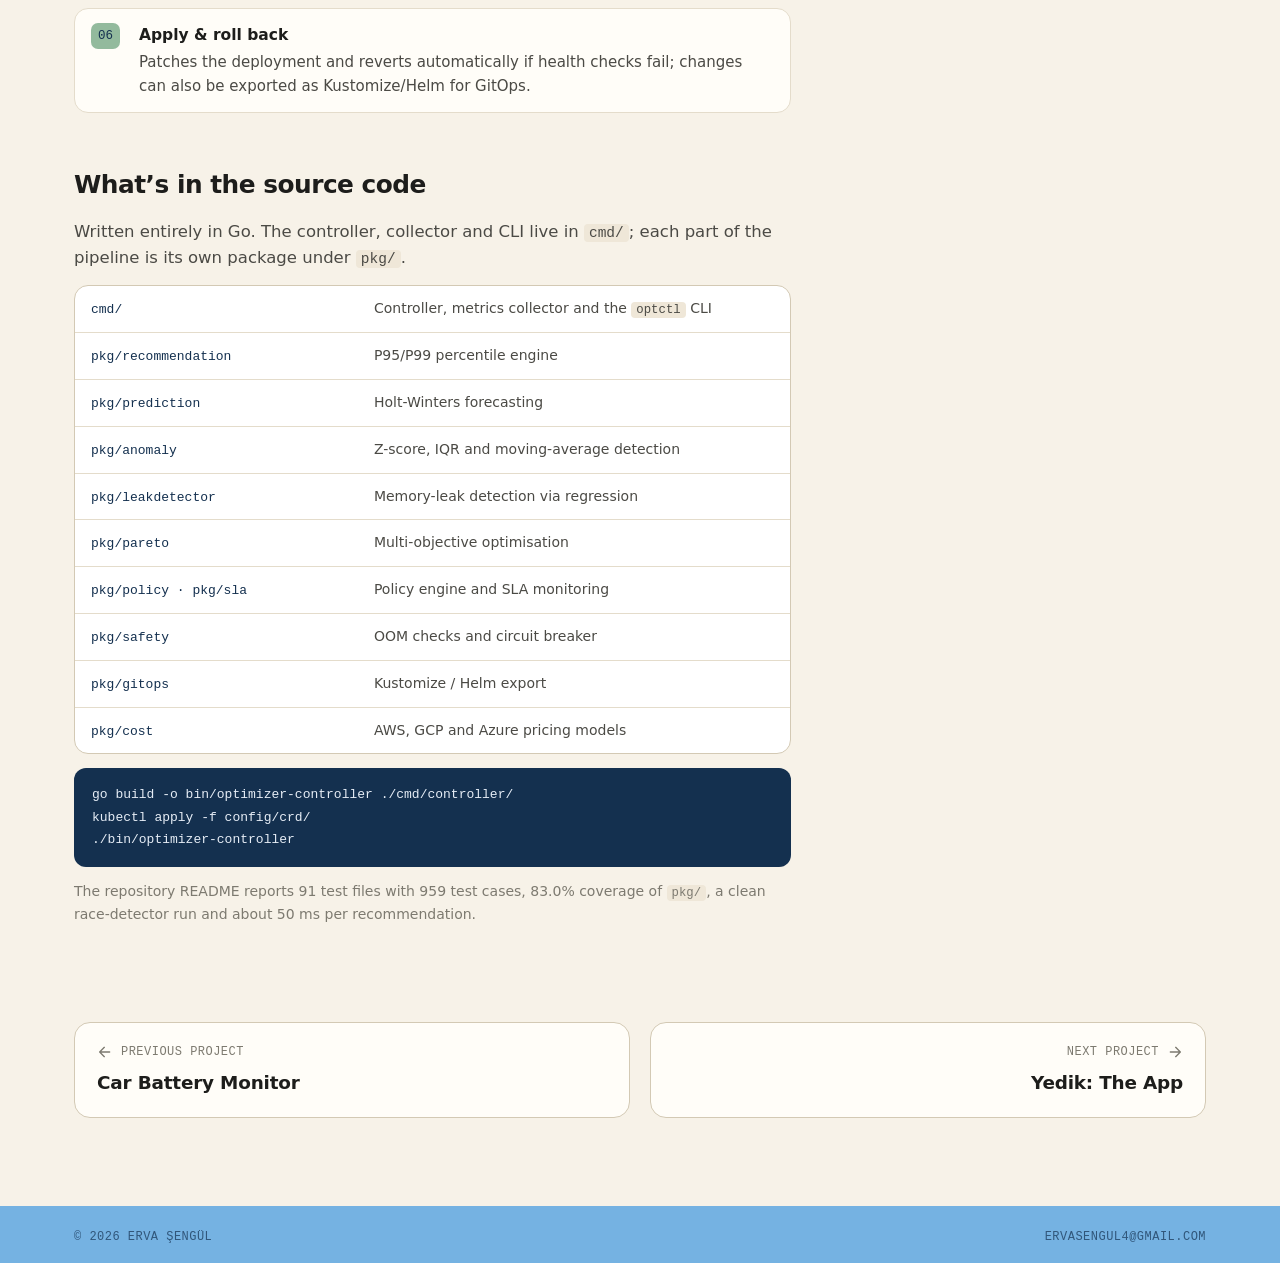
<file: projects/cluster-optimizer.html>
<!DOCTYPE html>
<html lang="en">
<head>
    <meta charset="UTF-8">
    <meta name="viewport" content="width=device-width, initial-scale=1.0">
    <meta http-equiv="Content-Security-Policy" content="default-src 'self'; style-src 'self' 'unsafe-inline' https://fonts.googleapis.com; font-src 'self' https://fonts.gstatic.com; img-src 'self' data:; script-src 'self'; frame-ancestors 'none'; base-uri 'self'; upgrade-insecure-requests;">
    <meta http-equiv="X-Content-Type-Options" content="nosniff">
    <meta name="referrer" content="strict-origin-when-cross-origin">
    <title>Intelligent Cluster Optimizer — Erva Şengül</title>
    <meta name="description" content="A Kubernetes-native optimizer that right-sizes workloads from their real usage history — cutting cloud cost without trading away reliability. Published as a research paper on arXiv.">
    <meta name="theme-color" content="#93ba9d">
    <meta property="og:title" content="Intelligent Cluster Optimizer — Erva Şengül">
    <meta property="og:description" content="A Kubernetes-native optimizer that right-sizes workloads from their real usage history — cutting cloud cost without trading away reliability. Published as a research paper on arXiv.">
    <meta property="og:type" content="article">
    <meta property="og:url" content="https://www.ervasengul.com/projects/cluster-optimizer.html">
    <link rel="icon" href="data:image/svg+xml,%3Csvg xmlns='http://www.w3.org/2000/svg' viewBox='0 0 64 64'%3E%3Crect width='64' height='64' rx='16' fill='%2314304f'/%3E%3Ctext x='32' y='45' font-family='Arial,Helvetica,sans-serif' font-weight='700' font-size='36' fill='%23ffffff' text-anchor='middle'%3EE%3C/text%3E%3C/svg%3E">
    <link rel="preconnect" href="https://fonts.googleapis.com">
    <link rel="preconnect" href="https://fonts.gstatic.com" crossorigin>
    <link href="https://fonts.googleapis.com/css2?family=Plus+Jakarta+Sans:wght@500;600;700;800&family=Inter:wght@400;500;600&family=Caveat:wght@500;600&family=JetBrains+Mono:wght@400;500&display=swap" rel="stylesheet">
    <link rel="stylesheet" href="../styles.css?v=20260929b">
</head>
<body class="case-page" style="--tile:#93ba9d">
    <a class="skip-link" href="#case">Skip to content</a>

    <header class="site-nav">
        <div class="container nav-inner">
            <a href="../index.html" class="brand"><span class="brand-mark">E</span>Erva Şengül</a>
            <a class="nav-cv-m" href="../CVLER/Erva_Sengul_Resume.pdf" target="_blank" rel="noopener noreferrer" hidden><svg viewBox="0 0 24 24" width="13" height="13" fill="none" stroke="currentColor" stroke-width="2" aria-hidden="true"><path d="M14 3H7a2 2 0 0 0-2 2v14a2 2 0 0 0 2 2h10a2 2 0 0 0 2-2V8z"/><path d="M14 3v5h5M9 13h6M9 17h6"/></svg>Résumé</a>
            <button class="nav-toggle" type="button" aria-label="Menu" aria-expanded="false" aria-controls="nav-links"><span></span></button>
            <nav aria-label="Primary">
                <ul class="nav-links" id="nav-links">
                    <li><a href="../designs.html">Designs</a></li>
                    <li><a href="../projects.html" aria-current="page">Projects</a></li>
                    <li><a href="../about.html">About</a></li>
                    <li><a href="../contact.html">Contact</a></li>
                    <li class="nav-cv-item"><a class="btn btn-solid nav-cv" href="../CVLER/Erva_Sengul_Resume.pdf" target="_blank" rel="noopener noreferrer"><svg viewBox="0 0 24 24"><path d="M14 3H7a2 2 0 0 0-2 2v14a2 2 0 0 0 2 2h10a2 2 0 0 0 2-2V8z"/><path d="M14 3v5h5M9 13h6M9 17h6"/></svg>Résumé</a></li>
                </ul>
            </nav>
        </div>
    </header>

    <main>
        <section class="case-hero">
            <div class="container">
                <a class="back-link" href="../projects.html"><svg viewBox="0 0 24 24"><path d="M19 12H5M11 5l-7 7 7 7"/></svg> All projects</a>
                <div class="case-hero-grid">
                    <div class="case-hero-copy">
                        <p class="mono case-kicker">Project 01 · Cloud infrastructure · 2026</p>
                        <h1 class="case-title">Intelligent Cluster Optimizer</h1>
                        <p class="case-lead">A Kubernetes-native optimizer that right-sizes workloads from their real usage history — cutting cloud cost without trading away reliability. Published as a research paper on arXiv.</p>
                        <div class="case-actions">
                            <a class="btn btn-solid" href="https://github.com/medipol-srg/intelligent-cluster-optimizer" target="_blank" rel="noopener noreferrer">Source code <svg viewBox="0 0 24 24"><path d="M7 17 17 7M9 7h8v8"/></svg></a>
                            <a class="btn btn-ghost" href="https://arxiv.org/abs/2607.26503" target="_blank" rel="noopener noreferrer">Read the paper <svg viewBox="0 0 24 24"><path d="M7 17 17 7M9 7h8v8"/></svg></a>
                        </div>
                    </div>
                    <div class="case-art">
                        <img src="../images/illustrations/cluster.webp" alt="Top-down illustration of a small data-center room: three rows of server racks and a person with a laptop crouching beside one" width="1024" height="688" fetchpriority="high">
                    </div>
                </div>
            </div>
        </section>

        <section id="case" class="section case">
            <div class="container case-body">
                <article class="case-main">
                        <h2>Overview</h2>
                        <p>Most Kubernetes workloads ask for far more CPU and memory than they ever use, and the cluster pays for that gap every hour. The optimizer watches what each workload actually consumes, forecasts what it will need next, and rewrites its resource requests — but only when a chain of safety checks agrees the change is safe.</p>
                        <p>In evaluation on Google Kubernetes Engine it cut cost by <strong>20–40%</strong>. The approach is published as <a href="https://arxiv.org/abs/2607.26503" target="_blank" rel="noopener noreferrer">Safety-Gated Autoscaling (arXiv:2607.26503)</a>.</p>

                        <h2>How it works</h2>
                        <ol class="steps">
                            <li><strong>Collect</strong><span>Scrapes CPU and memory usage from the Kubernetes metrics API into an in-memory time-series store.</span></li>
                            <li><strong>Analyse</strong><span>Flags anomalies (Z-score, IQR, moving average), detects memory leaks with regression and forecasts demand with Holt-Winters.</span></li>
                            <li><strong>Recommend</strong><span>Computes P95/P99 usage with a 1.2× safety margin and gives every recommendation a 0–100% confidence score.</span></li>
                            <li><strong>Optimise</strong><span>Balances cost, performance, reliability, efficiency and stability with multi-objective (Pareto) optimisation, then applies YAML policies and SLA checks.</span></li>
                            <li><strong>Gate</strong><span>Checks for HPA/PDB conflicts, OOM risk and the circuit-breaker state before anything changes.</span></li>
                            <li><strong>Apply &amp; roll back</strong><span>Patches the deployment and reverts automatically if health checks fail; changes can also be exported as Kustomize/Helm for GitOps.</span></li>
                        </ol>

                        <h2>What’s in the source code</h2>
                        <p>Written entirely in Go. The controller, collector and CLI live in <code>cmd/</code>; each part of the pipeline is its own package under <code>pkg/</code>.</p>
                        <ul class="code-tree">
                            <li><code>cmd/</code><span>Controller, metrics collector and the <code>optctl</code> CLI</span></li>
                            <li><code>pkg/recommendation</code><span>P95/P99 percentile engine</span></li>
                            <li><code>pkg/prediction</code><span>Holt-Winters forecasting</span></li>
                            <li><code>pkg/anomaly</code><span>Z-score, IQR and moving-average detection</span></li>
                            <li><code>pkg/leakdetector</code><span>Memory-leak detection via regression</span></li>
                            <li><code>pkg/pareto</code><span>Multi-objective optimisation</span></li>
                            <li><code>pkg/policy · pkg/sla</code><span>Policy engine and SLA monitoring</span></li>
                            <li><code>pkg/safety</code><span>OOM checks and circuit breaker</span></li>
                            <li><code>pkg/gitops</code><span>Kustomize / Helm export</span></li>
                            <li><code>pkg/cost</code><span>AWS, GCP and Azure pricing models</span></li>
                        </ul>
                        <pre class="snippet">go build -o bin/optimizer-controller ./cmd/controller/
kubectl apply -f config/crd/
./bin/optimizer-controller</pre>
                        <p class="code-note">The repository README reports 91 test files with 959 test cases, 83.0% coverage of <code>pkg/</code>, a clean race-detector run and about 50 ms per recommendation.</p>
                </article>

                <aside class="glance" aria-label="At a glance">
                    <p class="mono">At a glance</p>
                    <dl>
                            <div><dt>Year</dt><dd>2026</dd></div>
                            <div><dt>Type</dt><dd>Research · open source</dd></div>
                            <div><dt>Language</dt><dd>Go</dd></div>
                            <div><dt>Platform</dt><dd>Kubernetes (GKE)</dd></div>
                            <div><dt>Result</dt><dd>20–40% lower cost</dd></div>
                            <div><dt>Paper</dt><dd><a href="https://arxiv.org/abs/2607.26503" target="_blank" rel="noopener noreferrer">arXiv:2607.26503</a></dd></div>
                    </dl>
                    <ul class="tags"><li>Go</li><li>Kubernetes API</li><li>Custom Operator</li><li>Holt-Winters</li><li>Pareto optimisation</li><li>Docker</li></ul>
                        <a class="btn btn-solid glance-btn" href="https://github.com/medipol-srg/intelligent-cluster-optimizer" target="_blank" rel="noopener noreferrer">Source code <svg viewBox="0 0 24 24"><path d="M7 17 17 7M9 7h8v8"/></svg></a>
                </aside>
            </div>
        </section>

        <nav class="case-pager container" aria-label="More projects">
            <a class="pager-card" href="battery-monitor.html">
                <span class="mono"><svg viewBox="0 0 24 24"><path d="M19 12H5M11 5l-7 7 7 7"/></svg> Previous project</span>
                <strong>Car Battery Monitor</strong>
            </a>
            <a class="pager-card pager-next" href="yedik.html">
                <span class="mono">Next project <svg viewBox="0 0 24 24"><path d="M5 12h14M13 5l7 7-7 7"/></svg></span>
                <strong>Yedik: The App</strong>
            </a>
        </nav>
    </main>

    <footer class="site-footer">
        <div class="container footer-inner">
            <p class="mono">© <span class="footer-year">2026</span> Erva Şengül</p>
            <p class="mono"><a class="email-link email-text" href="mailto:ervasengul4@gmail.com">ervasengul4@gmail.com</a></p>
        </div>
    </footer>

    <script src="../script.js?v=20260929b"></script>
</body>
</html>
</file>
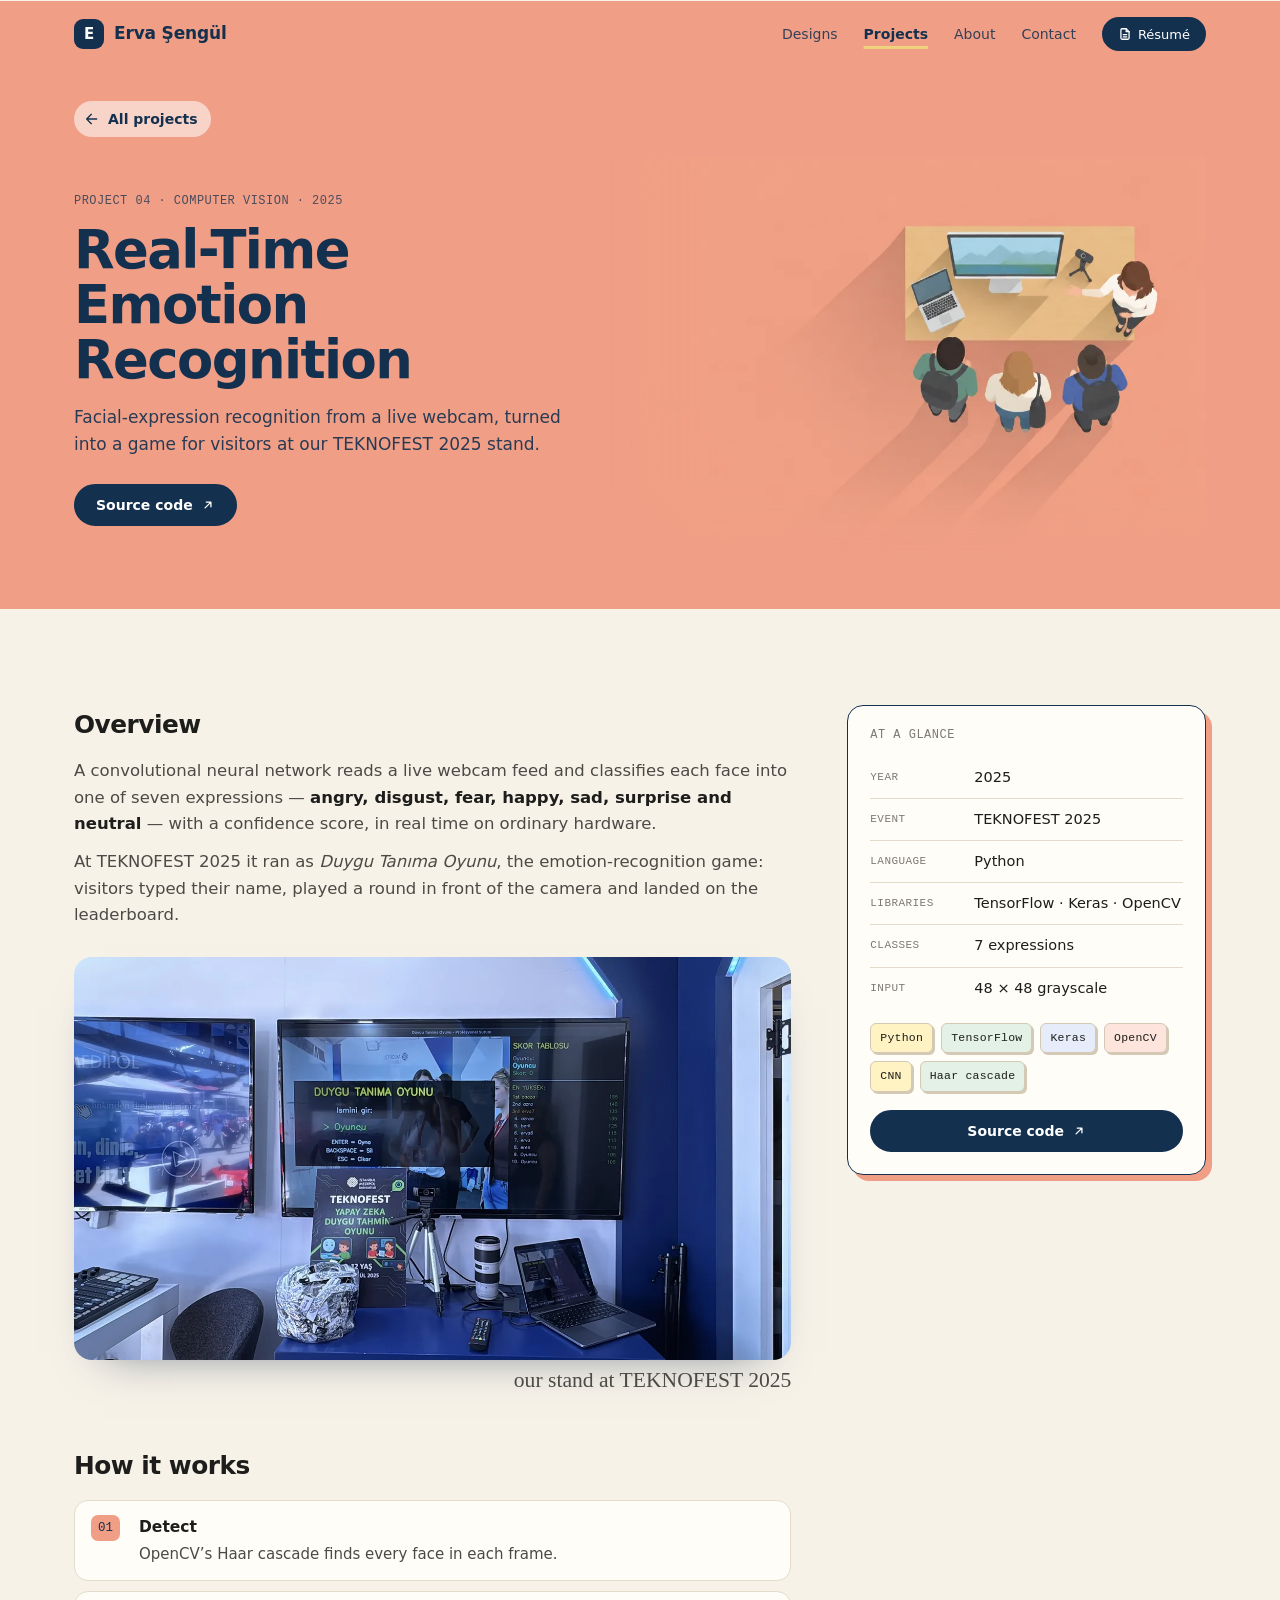
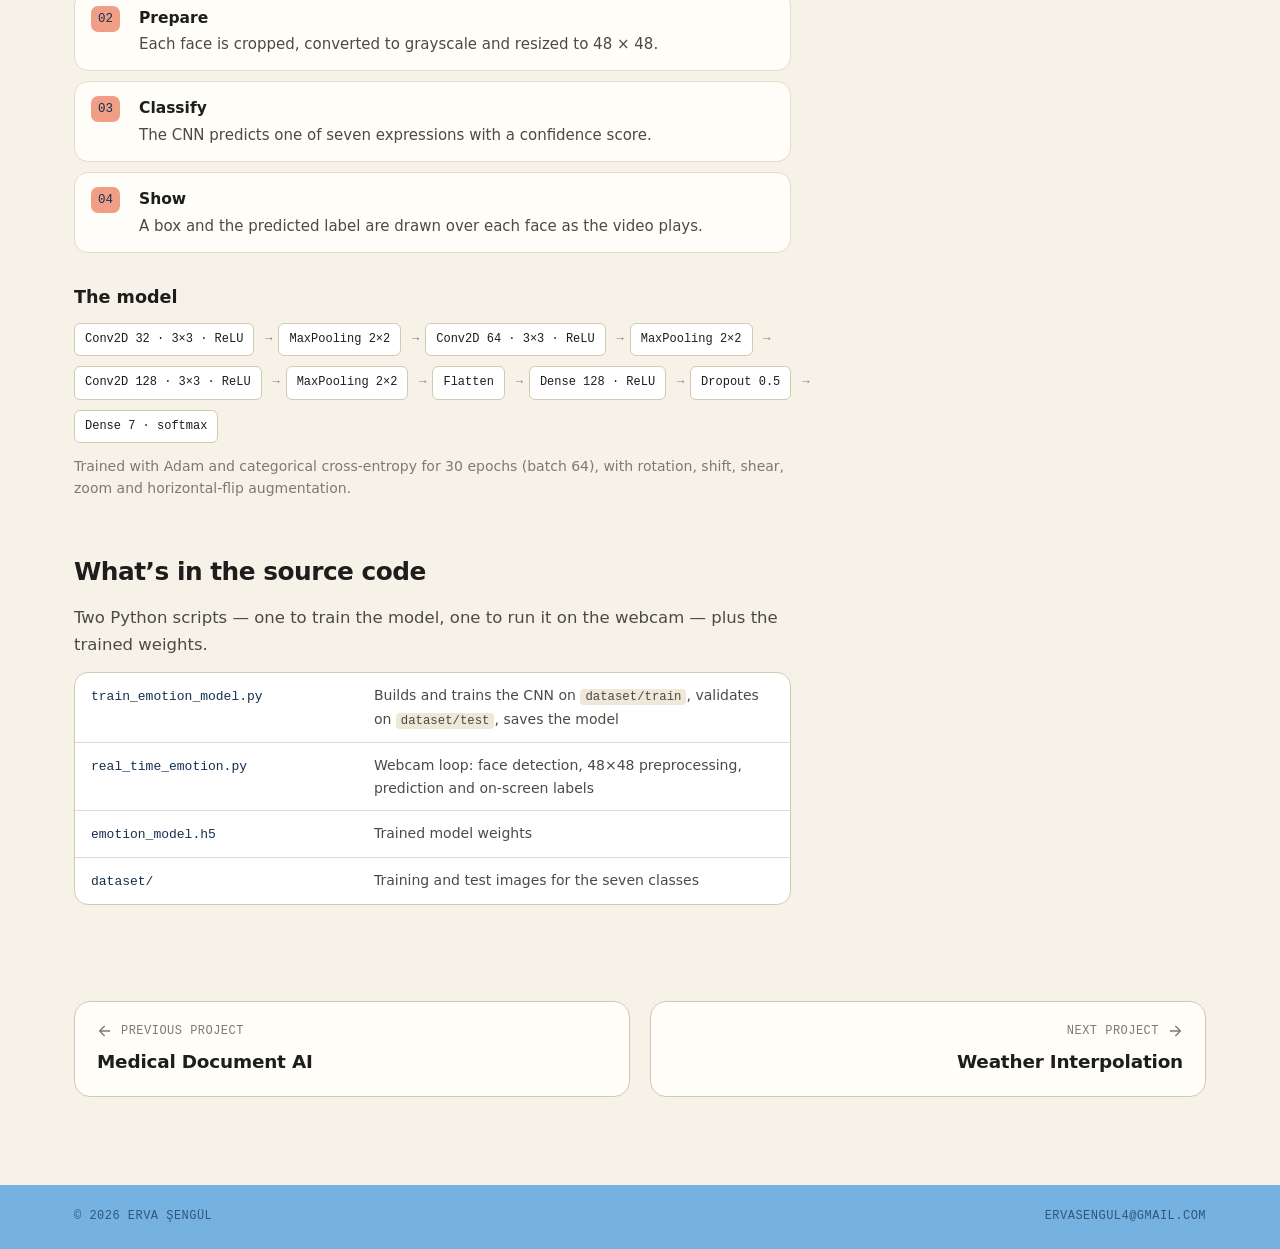
<file: projects/emotion-recognition.html>
<!DOCTYPE html>
<html lang="en">
<head>
    <meta charset="UTF-8">
    <meta name="viewport" content="width=device-width, initial-scale=1.0">
    <meta http-equiv="Content-Security-Policy" content="default-src 'self'; style-src 'self' 'unsafe-inline' https://fonts.googleapis.com; font-src 'self' https://fonts.gstatic.com; img-src 'self' data:; script-src 'self'; frame-ancestors 'none'; base-uri 'self'; upgrade-insecure-requests;">
    <meta http-equiv="X-Content-Type-Options" content="nosniff">
    <meta name="referrer" content="strict-origin-when-cross-origin">
    <title>Real-Time Emotion Recognition — Erva Şengül</title>
    <meta name="description" content="Facial-expression recognition from a live webcam, turned into a game for visitors at our TEKNOFEST 2025 stand.">
    <meta name="theme-color" content="#f09f86">
    <meta property="og:title" content="Real-Time Emotion Recognition — Erva Şengül">
    <meta property="og:description" content="Facial-expression recognition from a live webcam, turned into a game for visitors at our TEKNOFEST 2025 stand.">
    <meta property="og:type" content="article">
    <meta property="og:url" content="https://www.ervasengul.com/projects/emotion-recognition.html">
    <link rel="icon" href="data:image/svg+xml,%3Csvg xmlns='http://www.w3.org/2000/svg' viewBox='0 0 64 64'%3E%3Crect width='64' height='64' rx='16' fill='%2314304f'/%3E%3Ctext x='32' y='45' font-family='Arial,Helvetica,sans-serif' font-weight='700' font-size='36' fill='%23ffffff' text-anchor='middle'%3EE%3C/text%3E%3C/svg%3E">
    <link rel="preconnect" href="https://fonts.googleapis.com">
    <link rel="preconnect" href="https://fonts.gstatic.com" crossorigin>
    <link href="https://fonts.googleapis.com/css2?family=Plus+Jakarta+Sans:wght@500;600;700;800&family=Inter:wght@400;500;600&family=Caveat:wght@500;600&family=JetBrains+Mono:wght@400;500&display=swap" rel="stylesheet">
    <link rel="stylesheet" href="../styles.css?v=20260929b">
</head>
<body class="case-page" style="--tile:#f09f86">
    <a class="skip-link" href="#case">Skip to content</a>

    <header class="site-nav">
        <div class="container nav-inner">
            <a href="../index.html" class="brand"><span class="brand-mark">E</span>Erva Şengül</a>
            <a class="nav-cv-m" href="../CVLER/Erva_Sengul_Resume.pdf" target="_blank" rel="noopener noreferrer" hidden><svg viewBox="0 0 24 24" width="13" height="13" fill="none" stroke="currentColor" stroke-width="2" aria-hidden="true"><path d="M14 3H7a2 2 0 0 0-2 2v14a2 2 0 0 0 2 2h10a2 2 0 0 0 2-2V8z"/><path d="M14 3v5h5M9 13h6M9 17h6"/></svg>Résumé</a>
            <button class="nav-toggle" type="button" aria-label="Menu" aria-expanded="false" aria-controls="nav-links"><span></span></button>
            <nav aria-label="Primary">
                <ul class="nav-links" id="nav-links">
                    <li><a href="../designs.html">Designs</a></li>
                    <li><a href="../projects.html" aria-current="page">Projects</a></li>
                    <li><a href="../about.html">About</a></li>
                    <li><a href="../contact.html">Contact</a></li>
                    <li class="nav-cv-item"><a class="btn btn-solid nav-cv" href="../CVLER/Erva_Sengul_Resume.pdf" target="_blank" rel="noopener noreferrer"><svg viewBox="0 0 24 24"><path d="M14 3H7a2 2 0 0 0-2 2v14a2 2 0 0 0 2 2h10a2 2 0 0 0 2-2V8z"/><path d="M14 3v5h5M9 13h6M9 17h6"/></svg>Résumé</a></li>
                </ul>
            </nav>
        </div>
    </header>

    <main>
        <section class="case-hero">
            <div class="container">
                <a class="back-link" href="../projects.html"><svg viewBox="0 0 24 24"><path d="M19 12H5M11 5l-7 7 7 7"/></svg> All projects</a>
                <div class="case-hero-grid">
                    <div class="case-hero-copy">
                        <p class="mono case-kicker">Project 04 · Computer vision · 2025</p>
                        <h1 class="case-title">Real-Time Emotion Recognition</h1>
                        <p class="case-lead">Facial-expression recognition from a live webcam, turned into a game for visitors at our TEKNOFEST 2025 stand.</p>
                        <div class="case-actions">
                            <a class="btn btn-solid" href="https://github.com/ervasengul/real_time_emotion_recognition" target="_blank" rel="noopener noreferrer">Source code <svg viewBox="0 0 24 24"><path d="M7 17 17 7M9 7h8v8"/></svg></a>
                        </div>
                    </div>
                    <div class="case-art">
                        <img src="../images/illustrations/emotion.webp" alt="Top-down illustration of a festival stand: a table with a monitor, laptop and webcam on a tripod, three visitors watching and Erva presenting" width="1024" height="688" fetchpriority="high">
                    </div>
                </div>
            </div>
        </section>

        <section id="case" class="section case">
            <div class="container case-body">
                <article class="case-main">
                        <h2>Overview</h2>
                        <p>A convolutional neural network reads a live webcam feed and classifies each face into one of seven expressions — <strong>angry, disgust, fear, happy, sad, surprise and neutral</strong> — with a confidence score, in real time on ordinary hardware.</p>
                        <p>At TEKNOFEST 2025 it ran as <em>Duygu Tanıma Oyunu</em>, the emotion-recognition game: visitors typed their name, played a round in front of the camera and landed on the leaderboard.</p>

                        <figure class="case-photo">
                            <img src="../images/projects/emotion-stand.webp" alt="The TEKNOFEST 2025 stand: the emotion-recognition game on a large screen with name entry and a leaderboard, a webcam on a tripod and a laptop" loading="lazy" width="1400" height="788">
                            <figcaption class="hand">our stand at TEKNOFEST 2025</figcaption>
                        </figure>

                        <h2>How it works</h2>
                        <ol class="steps">
                            <li><strong>Detect</strong><span>OpenCV’s Haar cascade finds every face in each frame.</span></li>
                            <li><strong>Prepare</strong><span>Each face is cropped, converted to grayscale and resized to 48 × 48.</span></li>
                            <li><strong>Classify</strong><span>The CNN predicts one of seven expressions with a confidence score.</span></li>
                            <li><strong>Show</strong><span>A box and the predicted label are drawn over each face as the video plays.</span></li>
                        </ol>

                        <h3 class="case-sub">The model</h3>
                        <ol class="layer-stack"><li>Conv2D 32 · 3×3 · ReLU</li><li>MaxPooling 2×2</li><li>Conv2D 64 · 3×3 · ReLU</li><li>MaxPooling 2×2</li><li>Conv2D 128 · 3×3 · ReLU</li><li>MaxPooling 2×2</li><li>Flatten</li><li>Dense 128 · ReLU</li><li>Dropout 0.5</li><li>Dense 7 · softmax</li></ol>
                        <p class="code-note">Trained with Adam and categorical cross-entropy for 30 epochs (batch 64), with rotation, shift, shear, zoom and horizontal-flip augmentation.</p>

                        <h2>What’s in the source code</h2>
                        <p>Two Python scripts — one to train the model, one to run it on the webcam — plus the trained weights.</p>
                        <ul class="code-tree">
                            <li><code>train_emotion_model.py</code><span>Builds and trains the CNN on <code>dataset/train</code>, validates on <code>dataset/test</code>, saves the model</span></li>
                            <li><code>real_time_emotion.py</code><span>Webcam loop: face detection, 48×48 preprocessing, prediction and on-screen labels</span></li>
                            <li><code>emotion_model.h5</code><span>Trained model weights</span></li>
                            <li><code>dataset/</code><span>Training and test images for the seven classes</span></li>
                        </ul>
                </article>

                <aside class="glance" aria-label="At a glance">
                    <p class="mono">At a glance</p>
                    <dl>
                            <div><dt>Year</dt><dd>2025</dd></div>
                            <div><dt>Event</dt><dd>TEKNOFEST 2025</dd></div>
                            <div><dt>Language</dt><dd>Python</dd></div>
                            <div><dt>Libraries</dt><dd>TensorFlow · Keras · OpenCV</dd></div>
                            <div><dt>Classes</dt><dd>7 expressions</dd></div>
                            <div><dt>Input</dt><dd>48 × 48 grayscale</dd></div>
                    </dl>
                    <ul class="tags"><li>Python</li><li>TensorFlow</li><li>Keras</li><li>OpenCV</li><li>CNN</li><li>Haar cascade</li></ul>
                        <a class="btn btn-solid glance-btn" href="https://github.com/ervasengul/real_time_emotion_recognition" target="_blank" rel="noopener noreferrer">Source code <svg viewBox="0 0 24 24"><path d="M7 17 17 7M9 7h8v8"/></svg></a>
                </aside>
            </div>
        </section>

        <nav class="case-pager container" aria-label="More projects">
            <a class="pager-card" href="medical-document-ai.html">
                <span class="mono"><svg viewBox="0 0 24 24"><path d="M19 12H5M11 5l-7 7 7 7"/></svg> Previous project</span>
                <strong>Medical Document AI</strong>
            </a>
            <a class="pager-card pager-next" href="weather-interpolation.html">
                <span class="mono">Next project <svg viewBox="0 0 24 24"><path d="M5 12h14M13 5l7 7-7 7"/></svg></span>
                <strong>Weather Interpolation</strong>
            </a>
        </nav>
    </main>

    <footer class="site-footer">
        <div class="container footer-inner">
            <p class="mono">© <span class="footer-year">2026</span> Erva Şengül</p>
            <p class="mono"><a class="email-link email-text" href="mailto:ervasengul4@gmail.com">ervasengul4@gmail.com</a></p>
        </div>
    </footer>

    <script src="../script.js?v=20260929b"></script>
</body>
</html>
</file>
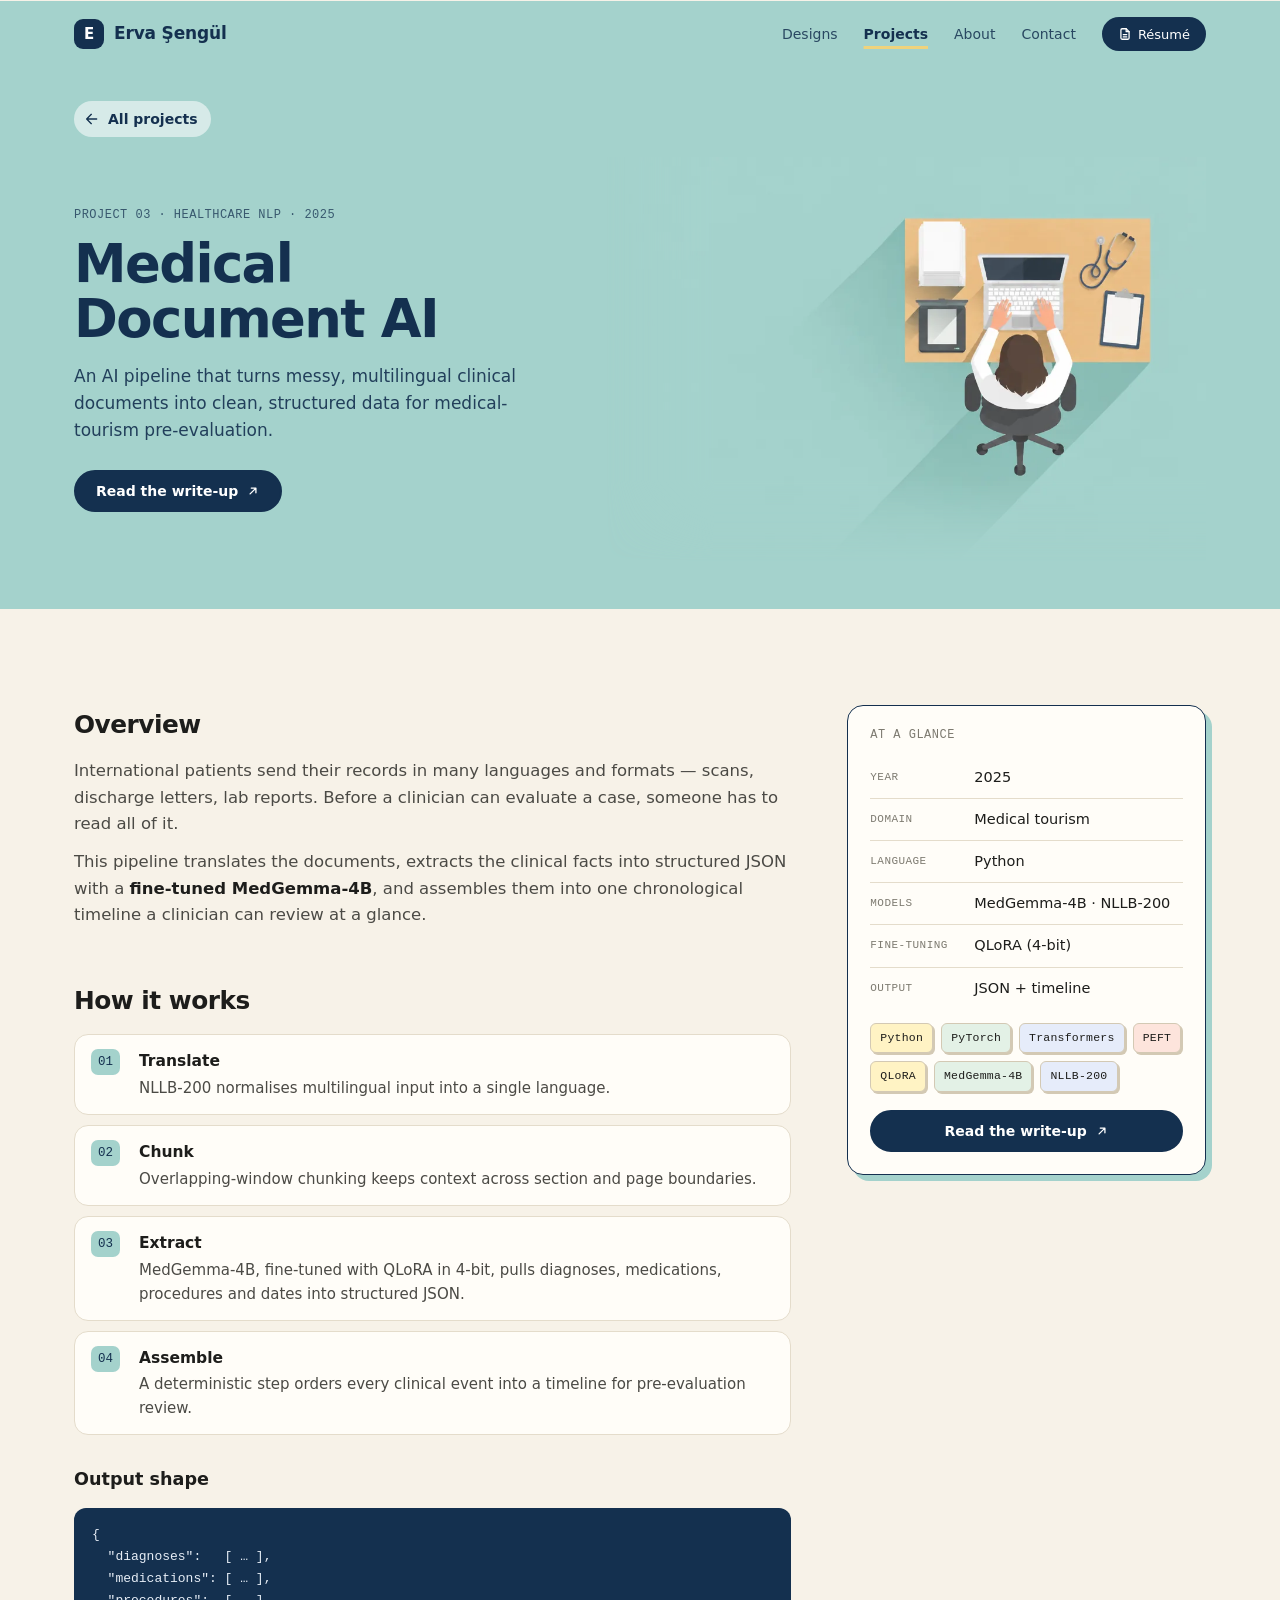
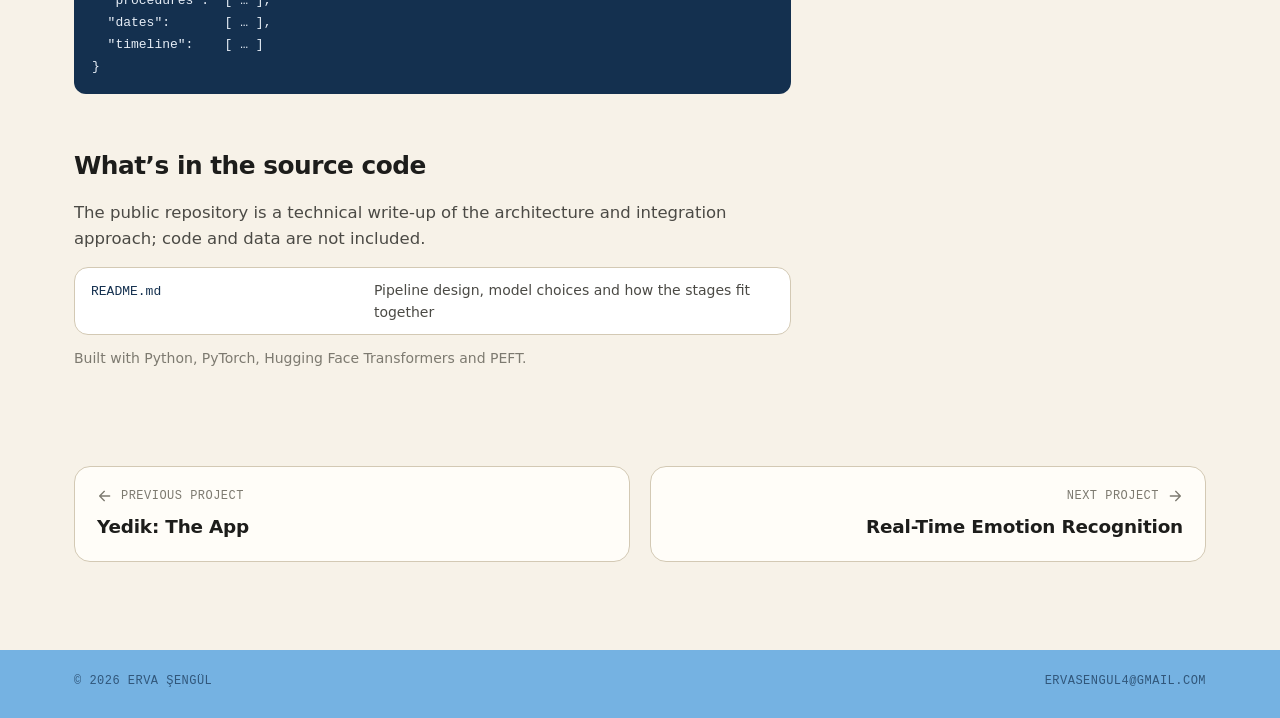
<file: projects/medical-document-ai.html>
<!DOCTYPE html>
<html lang="en">
<head>
    <meta charset="UTF-8">
    <meta name="viewport" content="width=device-width, initial-scale=1.0">
    <meta http-equiv="Content-Security-Policy" content="default-src 'self'; style-src 'self' 'unsafe-inline' https://fonts.googleapis.com; font-src 'self' https://fonts.gstatic.com; img-src 'self' data:; script-src 'self'; frame-ancestors 'none'; base-uri 'self'; upgrade-insecure-requests;">
    <meta http-equiv="X-Content-Type-Options" content="nosniff">
    <meta name="referrer" content="strict-origin-when-cross-origin">
    <title>Medical Document AI — Erva Şengül</title>
    <meta name="description" content="An AI pipeline that turns messy, multilingual clinical documents into clean, structured data for medical-tourism pre-evaluation.">
    <meta name="theme-color" content="#a4d2cc">
    <meta property="og:title" content="Medical Document AI — Erva Şengül">
    <meta property="og:description" content="An AI pipeline that turns messy, multilingual clinical documents into clean, structured data for medical-tourism pre-evaluation.">
    <meta property="og:type" content="article">
    <meta property="og:url" content="https://www.ervasengul.com/projects/medical-document-ai.html">
    <link rel="icon" href="data:image/svg+xml,%3Csvg xmlns='http://www.w3.org/2000/svg' viewBox='0 0 64 64'%3E%3Crect width='64' height='64' rx='16' fill='%2314304f'/%3E%3Ctext x='32' y='45' font-family='Arial,Helvetica,sans-serif' font-weight='700' font-size='36' fill='%23ffffff' text-anchor='middle'%3EE%3C/text%3E%3C/svg%3E">
    <link rel="preconnect" href="https://fonts.googleapis.com">
    <link rel="preconnect" href="https://fonts.gstatic.com" crossorigin>
    <link href="https://fonts.googleapis.com/css2?family=Plus+Jakarta+Sans:wght@500;600;700;800&family=Inter:wght@400;500;600&family=Caveat:wght@500;600&family=JetBrains+Mono:wght@400;500&display=swap" rel="stylesheet">
    <link rel="stylesheet" href="../styles.css?v=20260929b">
</head>
<body class="case-page" style="--tile:#a4d2cc">
    <a class="skip-link" href="#case">Skip to content</a>

    <header class="site-nav">
        <div class="container nav-inner">
            <a href="../index.html" class="brand"><span class="brand-mark">E</span>Erva Şengül</a>
            <a class="nav-cv-m" href="../CVLER/Erva_Sengul_Resume.pdf" target="_blank" rel="noopener noreferrer" hidden><svg viewBox="0 0 24 24" width="13" height="13" fill="none" stroke="currentColor" stroke-width="2" aria-hidden="true"><path d="M14 3H7a2 2 0 0 0-2 2v14a2 2 0 0 0 2 2h10a2 2 0 0 0 2-2V8z"/><path d="M14 3v5h5M9 13h6M9 17h6"/></svg>Résumé</a>
            <button class="nav-toggle" type="button" aria-label="Menu" aria-expanded="false" aria-controls="nav-links"><span></span></button>
            <nav aria-label="Primary">
                <ul class="nav-links" id="nav-links">
                    <li><a href="../designs.html">Designs</a></li>
                    <li><a href="../projects.html" aria-current="page">Projects</a></li>
                    <li><a href="../about.html">About</a></li>
                    <li><a href="../contact.html">Contact</a></li>
                    <li class="nav-cv-item"><a class="btn btn-solid nav-cv" href="../CVLER/Erva_Sengul_Resume.pdf" target="_blank" rel="noopener noreferrer"><svg viewBox="0 0 24 24"><path d="M14 3H7a2 2 0 0 0-2 2v14a2 2 0 0 0 2 2h10a2 2 0 0 0 2-2V8z"/><path d="M14 3v5h5M9 13h6M9 17h6"/></svg>Résumé</a></li>
                </ul>
            </nav>
        </div>
    </header>

    <main>
        <section class="case-hero">
            <div class="container">
                <a class="back-link" href="../projects.html"><svg viewBox="0 0 24 24"><path d="M19 12H5M11 5l-7 7 7 7"/></svg> All projects</a>
                <div class="case-hero-grid">
                    <div class="case-hero-copy">
                        <p class="mono case-kicker">Project 03 · Healthcare NLP · 2025</p>
                        <h1 class="case-title">Medical Document AI</h1>
                        <p class="case-lead">An AI pipeline that turns messy, multilingual clinical documents into clean, structured data for medical-tourism pre-evaluation.</p>
                        <div class="case-actions">
                            <a class="btn btn-solid" href="https://github.com/ervasengul/ai-medical-document-structuring" target="_blank" rel="noopener noreferrer">Read the write-up <svg viewBox="0 0 24 24"><path d="M7 17 17 7M9 7h8v8"/></svg></a>
                        </div>
                    </div>
                    <div class="case-art">
                        <img src="../images/illustrations/medical.webp" alt="Top-down illustration of a clinic desk: a doctor at a laptop with a stack of medical documents, a stethoscope and a clipboard" width="1024" height="688" fetchpriority="high">
                    </div>
                </div>
            </div>
        </section>

        <section id="case" class="section case">
            <div class="container case-body">
                <article class="case-main">
                        <h2>Overview</h2>
                        <p>International patients send their records in many languages and formats — scans, discharge letters, lab reports. Before a clinician can evaluate a case, someone has to read all of it.</p>
                        <p>This pipeline translates the documents, extracts the clinical facts into structured JSON with a <strong>fine-tuned MedGemma-4B</strong>, and assembles them into one chronological timeline a clinician can review at a glance.</p>

                        <h2>How it works</h2>
                        <ol class="steps">
                            <li><strong>Translate</strong><span>NLLB-200 normalises multilingual input into a single language.</span></li>
                            <li><strong>Chunk</strong><span>Overlapping-window chunking keeps context across section and page boundaries.</span></li>
                            <li><strong>Extract</strong><span>MedGemma-4B, fine-tuned with QLoRA in 4-bit, pulls diagnoses, medications, procedures and dates into structured JSON.</span></li>
                            <li><strong>Assemble</strong><span>A deterministic step orders every clinical event into a timeline for pre-evaluation review.</span></li>
                        </ol>

                        <h3 class="case-sub">Output shape</h3>
                        <pre class="snippet">{
  "diagnoses":   [ … ],
  "medications": [ … ],
  "procedures":  [ … ],
  "dates":       [ … ],
  "timeline":    [ … ]
}</pre>

                        <h2>What’s in the source code</h2>
                        <p>The public repository is a technical write-up of the architecture and integration approach; code and data are not included.</p>
                        <ul class="code-tree">
                            <li><code>README.md</code><span>Pipeline design, model choices and how the stages fit together</span></li>
                        </ul>
                        <p class="code-note">Built with Python, PyTorch, Hugging Face Transformers and PEFT.</p>
                </article>

                <aside class="glance" aria-label="At a glance">
                    <p class="mono">At a glance</p>
                    <dl>
                            <div><dt>Year</dt><dd>2025</dd></div>
                            <div><dt>Domain</dt><dd>Medical tourism</dd></div>
                            <div><dt>Language</dt><dd>Python</dd></div>
                            <div><dt>Models</dt><dd>MedGemma-4B · NLLB-200</dd></div>
                            <div><dt>Fine-tuning</dt><dd>QLoRA (4-bit)</dd></div>
                            <div><dt>Output</dt><dd>JSON + timeline</dd></div>
                    </dl>
                    <ul class="tags"><li>Python</li><li>PyTorch</li><li>Transformers</li><li>PEFT</li><li>QLoRA</li><li>MedGemma-4B</li><li>NLLB-200</li></ul>
                        <a class="btn btn-solid glance-btn" href="https://github.com/ervasengul/ai-medical-document-structuring" target="_blank" rel="noopener noreferrer">Read the write-up <svg viewBox="0 0 24 24"><path d="M7 17 17 7M9 7h8v8"/></svg></a>
                </aside>
            </div>
        </section>

        <nav class="case-pager container" aria-label="More projects">
            <a class="pager-card" href="yedik.html">
                <span class="mono"><svg viewBox="0 0 24 24"><path d="M19 12H5M11 5l-7 7 7 7"/></svg> Previous project</span>
                <strong>Yedik: The App</strong>
            </a>
            <a class="pager-card pager-next" href="emotion-recognition.html">
                <span class="mono">Next project <svg viewBox="0 0 24 24"><path d="M5 12h14M13 5l7 7-7 7"/></svg></span>
                <strong>Real-Time Emotion Recognition</strong>
            </a>
        </nav>
    </main>

    <footer class="site-footer">
        <div class="container footer-inner">
            <p class="mono">© <span class="footer-year">2026</span> Erva Şengül</p>
            <p class="mono"><a class="email-link email-text" href="mailto:ervasengul4@gmail.com">ervasengul4@gmail.com</a></p>
        </div>
    </footer>

    <script src="../script.js?v=20260929b"></script>
</body>
</html>
</file>
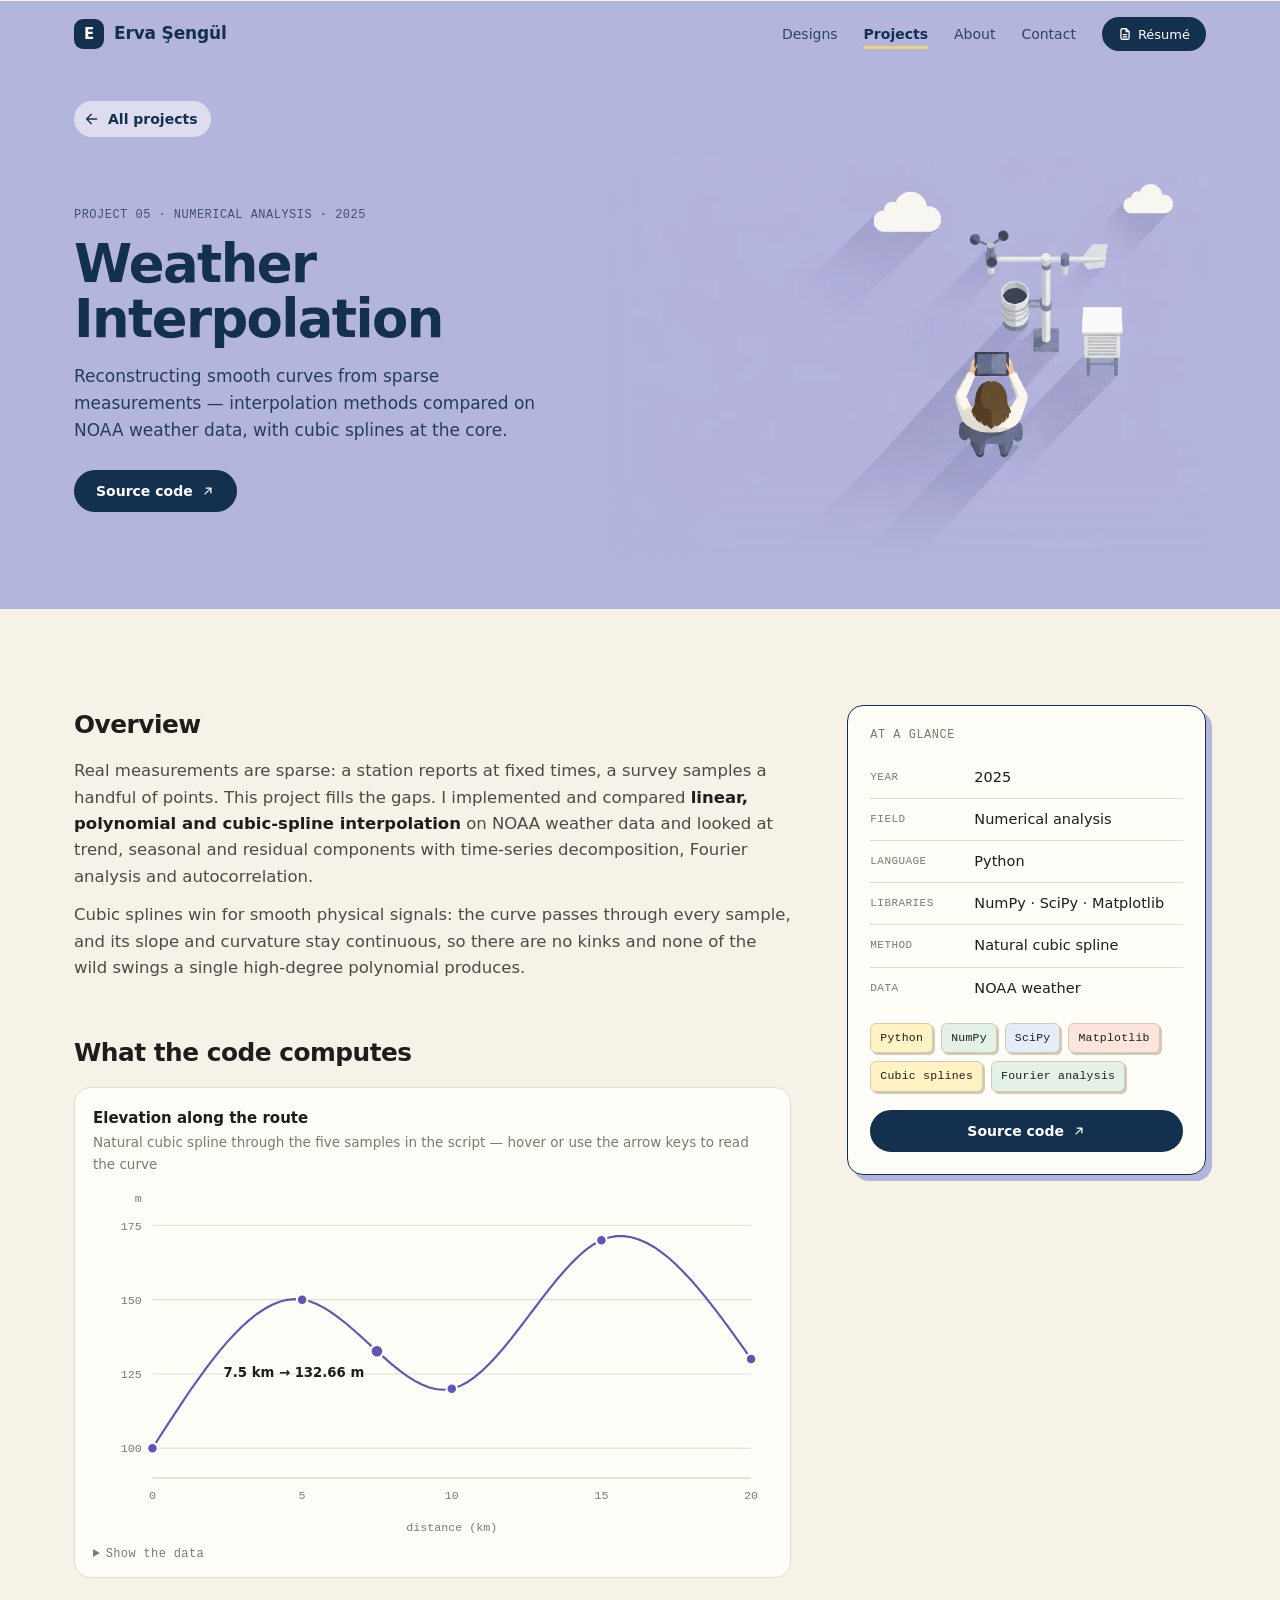
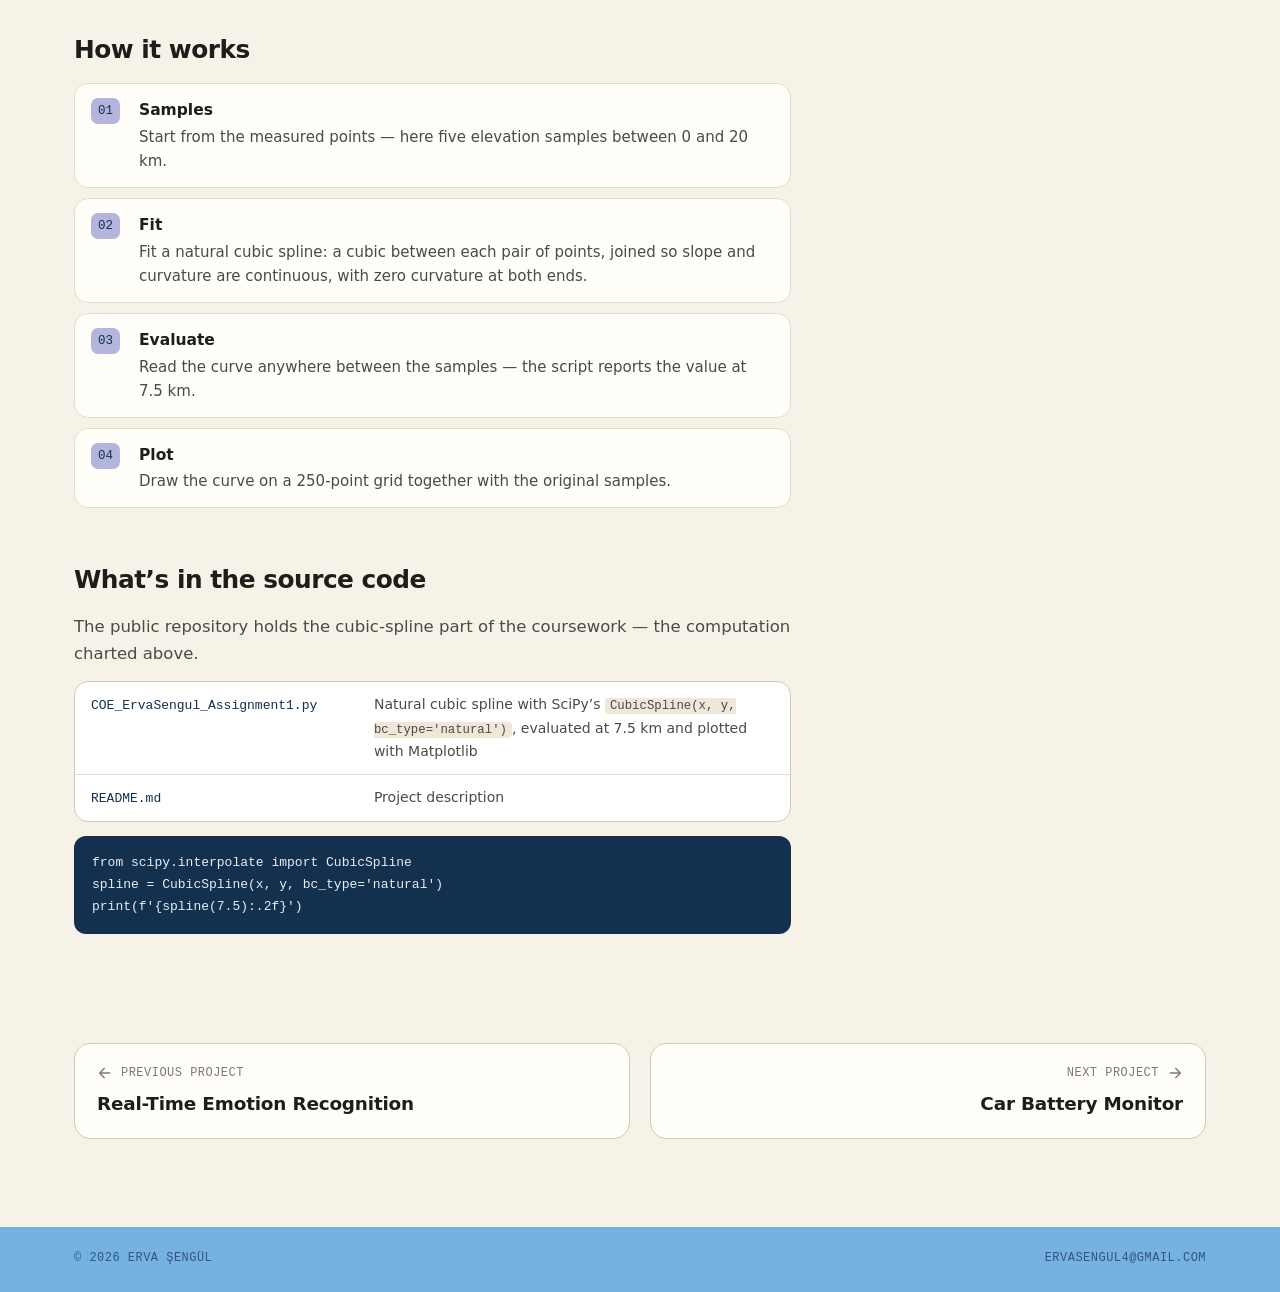
<file: projects/weather-interpolation.html>
<!DOCTYPE html>
<html lang="en">
<head>
    <meta charset="UTF-8">
    <meta name="viewport" content="width=device-width, initial-scale=1.0">
    <meta http-equiv="Content-Security-Policy" content="default-src 'self'; style-src 'self' 'unsafe-inline' https://fonts.googleapis.com; font-src 'self' https://fonts.gstatic.com; img-src 'self' data:; script-src 'self'; frame-ancestors 'none'; base-uri 'self'; upgrade-insecure-requests;">
    <meta http-equiv="X-Content-Type-Options" content="nosniff">
    <meta name="referrer" content="strict-origin-when-cross-origin">
    <title>Weather Interpolation — Erva Şengül</title>
    <meta name="description" content="Reconstructing smooth curves from sparse measurements — interpolation methods compared on NOAA weather data, with cubic splines at the core.">
    <meta name="theme-color" content="#b4b5dd">
    <meta property="og:title" content="Weather Interpolation — Erva Şengül">
    <meta property="og:description" content="Reconstructing smooth curves from sparse measurements — interpolation methods compared on NOAA weather data, with cubic splines at the core.">
    <meta property="og:type" content="article">
    <meta property="og:url" content="https://www.ervasengul.com/projects/weather-interpolation.html">
    <link rel="icon" href="data:image/svg+xml,%3Csvg xmlns='http://www.w3.org/2000/svg' viewBox='0 0 64 64'%3E%3Crect width='64' height='64' rx='16' fill='%2314304f'/%3E%3Ctext x='32' y='45' font-family='Arial,Helvetica,sans-serif' font-weight='700' font-size='36' fill='%23ffffff' text-anchor='middle'%3EE%3C/text%3E%3C/svg%3E">
    <link rel="preconnect" href="https://fonts.googleapis.com">
    <link rel="preconnect" href="https://fonts.gstatic.com" crossorigin>
    <link href="https://fonts.googleapis.com/css2?family=Plus+Jakarta+Sans:wght@500;600;700;800&family=Inter:wght@400;500;600&family=Caveat:wght@500;600&family=JetBrains+Mono:wght@400;500&display=swap" rel="stylesheet">
    <link rel="stylesheet" href="../styles.css?v=20260929b">
</head>
<body class="case-page" style="--tile:#b4b5dd">
    <a class="skip-link" href="#case">Skip to content</a>

    <header class="site-nav">
        <div class="container nav-inner">
            <a href="../index.html" class="brand"><span class="brand-mark">E</span>Erva Şengül</a>
            <a class="nav-cv-m" href="../CVLER/Erva_Sengul_Resume.pdf" target="_blank" rel="noopener noreferrer" hidden><svg viewBox="0 0 24 24" width="13" height="13" fill="none" stroke="currentColor" stroke-width="2" aria-hidden="true"><path d="M14 3H7a2 2 0 0 0-2 2v14a2 2 0 0 0 2 2h10a2 2 0 0 0 2-2V8z"/><path d="M14 3v5h5M9 13h6M9 17h6"/></svg>Résumé</a>
            <button class="nav-toggle" type="button" aria-label="Menu" aria-expanded="false" aria-controls="nav-links"><span></span></button>
            <nav aria-label="Primary">
                <ul class="nav-links" id="nav-links">
                    <li><a href="../designs.html">Designs</a></li>
                    <li><a href="../projects.html" aria-current="page">Projects</a></li>
                    <li><a href="../about.html">About</a></li>
                    <li><a href="../contact.html">Contact</a></li>
                    <li class="nav-cv-item"><a class="btn btn-solid nav-cv" href="../CVLER/Erva_Sengul_Resume.pdf" target="_blank" rel="noopener noreferrer"><svg viewBox="0 0 24 24"><path d="M14 3H7a2 2 0 0 0-2 2v14a2 2 0 0 0 2 2h10a2 2 0 0 0 2-2V8z"/><path d="M14 3v5h5M9 13h6M9 17h6"/></svg>Résumé</a></li>
                </ul>
            </nav>
        </div>
    </header>

    <main>
        <section class="case-hero">
            <div class="container">
                <a class="back-link" href="../projects.html"><svg viewBox="0 0 24 24"><path d="M19 12H5M11 5l-7 7 7 7"/></svg> All projects</a>
                <div class="case-hero-grid">
                    <div class="case-hero-copy">
                        <p class="mono case-kicker">Project 05 · Numerical analysis · 2025</p>
                        <h1 class="case-title">Weather Interpolation</h1>
                        <p class="case-lead">Reconstructing smooth curves from sparse measurements — interpolation methods compared on NOAA weather data, with cubic splines at the core.</p>
                        <div class="case-actions">
                            <a class="btn btn-solid" href="https://github.com/ervasengul/Numerical-Analysis-Cubic-Splines-in-Pythonc-Interpolation" target="_blank" rel="noopener noreferrer">Source code <svg viewBox="0 0 24 24"><path d="M7 17 17 7M9 7h8v8"/></svg></a>
                        </div>
                    </div>
                    <div class="case-art">
                        <img src="../images/illustrations/weather.webp" alt="Top-down illustration of a small weather station in a field: an anemometer mast, a rain gauge, an instrument box and Erva holding a tablet" width="1024" height="688" fetchpriority="high">
                    </div>
                </div>
            </div>
        </section>

        <section id="case" class="section case">
            <div class="container case-body">
                <article class="case-main">
                        <h2>Overview</h2>
                        <p>Real measurements are sparse: a station reports at fixed times, a survey samples a handful of points. This project fills the gaps. I implemented and compared <strong>linear, polynomial and cubic-spline interpolation</strong> on NOAA weather data and looked at trend, seasonal and residual components with time-series decomposition, Fourier analysis and autocorrelation.</p>
                        <p>Cubic splines win for smooth physical signals: the curve passes through every sample, and its slope and curvature stay continuous, so there are no kinks and none of the wild swings a single high-degree polynomial produces.</p>

                        <h2>What the code computes</h2>
                    <figure class="chart-card spline-chart">
                        <figcaption class="chart-title">
                            <strong>Elevation along the route</strong>
                            <span>Natural cubic spline through the five samples in the script — hover or use the arrow keys to read the curve</span>
                        </figcaption>
                        <div class="chart-wrap">
                            <svg viewBox="0 0 640 330" role="img" tabindex="0" aria-label="Natural cubic spline through five elevation samples from 0 to 20 km; at 7.5 km the curve gives 132.66 metres" data-points='[[0.0, 100.0, 56.0, 248.0], [0.25, 103.93, 63.0, 237.0], [0.5, 107.85, 70.1, 226.0], [0.75, 111.72, 77.2, 215.2], [1.0, 115.52, 84.2, 204.5], [1.25, 119.24, 91.2, 194.1], [1.5, 122.85, 98.3, 184.0], [1.75, 126.33, 105.3, 174.3], [2.0, 129.66, 112.4, 165.0], [2.25, 132.82, 119.5, 156.1], [2.5, 135.78, 126.5, 147.8], [2.75, 138.53, 133.6, 140.1], [3.0, 141.04, 140.6, 133.1], [3.25, 143.29, 147.7, 126.8], [3.5, 145.26, 154.7, 121.3], [3.75, 146.93, 161.8, 116.6], [4.0, 148.28, 168.8, 112.8], [4.25, 149.28, 175.8, 110.0], [4.5, 149.92, 182.9, 108.2], [4.75, 150.16, 189.9, 107.5], [5.0, 150.0, 197.0, 108.0], [5.25, 149.42, 204.1, 109.6], [5.5, 148.45, 211.1, 112.3], [5.75, 147.15, 218.2, 116.0], [6.0, 145.56, 225.2, 120.4], [6.25, 143.73, 232.2, 125.6], [6.5, 141.71, 239.3, 131.2], [6.75, 139.54, 246.3, 137.3], [7.0, 137.28, 253.4, 143.6], [7.25, 134.97, 260.4, 150.1], [7.5, 132.66, 267.5, 156.6], [7.75, 130.39, 274.6, 162.9], [8.0, 128.22, 281.6, 169.0], [8.25, 126.19, 288.6, 174.7], [8.5, 124.35, 295.7, 179.8], [8.75, 122.75, 302.8, 184.3], [9.0, 121.44, 309.8, 188.0], [9.25, 120.46, 316.9, 190.7], [9.5, 119.86, 323.9, 192.4], [9.75, 119.69, 330.9, 192.9], [10.0, 120.0, 338.0, 192.0], [10.25, 120.82, 345.1, 189.7], [10.5, 122.11, 352.1, 186.1], [10.75, 123.83, 359.1, 181.3], [11.0, 125.92, 366.2, 175.4], [11.25, 128.34, 373.2, 168.6], [11.5, 131.04, 380.3, 161.1], [11.75, 133.96, 387.4, 152.9], [12.0, 137.06, 394.4, 144.2], [12.25, 140.29, 401.4, 135.2], [12.5, 143.59, 408.5, 125.9], [12.75, 146.93, 415.6, 116.6], [13.0, 150.24, 422.6, 107.3], [13.25, 153.48, 429.6, 98.3], [13.5, 156.6, 436.7, 89.5], [13.75, 159.55, 443.8, 81.3], [14.0, 162.28, 450.8, 73.6], [14.25, 164.74, 457.9, 66.7], [14.5, 166.88, 464.9, 60.7], [14.75, 168.65, 471.9, 55.8], [15.0, 170.0, 479.0, 52.0], [15.25, 170.89, 486.1, 49.5], [15.5, 171.34, 493.1, 48.2], [15.75, 171.37, 500.1, 48.2], [16.0, 171.0, 507.2, 49.2], [16.25, 170.25, 514.2, 51.3], [16.5, 169.16, 521.3, 54.4], [16.75, 167.73, 528.4, 58.4], [17.0, 166.0, 535.4, 63.2], [17.25, 163.99, 542.5, 68.8], [17.5, 161.72, 549.5, 75.2], [17.75, 159.21, 556.5, 82.2], [18.0, 156.5, 563.6, 89.8], [18.25, 153.6, 570.6, 97.9], [18.5, 150.53, 577.7, 106.5], [18.75, 147.32, 584.8, 115.5], [19.0, 144.0, 591.8, 124.8], [19.25, 140.58, 598.9, 134.4], [19.5, 137.09, 605.9, 144.1], [19.75, 133.56, 613.0, 154.0], [20.0, 130.0, 620.0, 164.0]]'><line class="chart-grid" x1="56" x2="620" y1="248.0" y2="248.0"/><text class="chart-tick" x="46" y="252.0" text-anchor="end">100</text><line class="chart-grid" x1="56" x2="620" y1="178.0" y2="178.0"/><text class="chart-tick" x="46" y="182.0" text-anchor="end">125</text><line class="chart-grid" x1="56" x2="620" y1="108.0" y2="108.0"/><text class="chart-tick" x="46" y="112.0" text-anchor="end">150</text><line class="chart-grid" x1="56" x2="620" y1="38.0" y2="38.0"/><text class="chart-tick" x="46" y="42.0" text-anchor="end">175</text><line class="chart-axis" x1="56" x2="620" y1="276" y2="276"/><text class="chart-tick" x="56.0" y="296" text-anchor="middle">0</text><text class="chart-tick" x="197.0" y="296" text-anchor="middle">5</text><text class="chart-tick" x="338.0" y="296" text-anchor="middle">10</text><text class="chart-tick" x="479.0" y="296" text-anchor="middle">15</text><text class="chart-tick" x="620.0" y="296" text-anchor="middle">20</text><text class="chart-tick" x="338" y="326" text-anchor="middle">distance (km)</text><text class="chart-tick" x="46" y="16" text-anchor="end">m</text><path class="chart-line" d="M56.0 248.0 L63.0 237.0 L70.1 226.0 L77.2 215.2 L84.2 204.5 L91.2 194.1 L98.3 184.0 L105.3 174.3 L112.4 165.0 L119.5 156.1 L126.5 147.8 L133.6 140.1 L140.6 133.1 L147.7 126.8 L154.7 121.3 L161.8 116.6 L168.8 112.8 L175.8 110.0 L182.9 108.2 L189.9 107.5 L197.0 108.0 L204.1 109.6 L211.1 112.3 L218.2 116.0 L225.2 120.4 L232.2 125.6 L239.3 131.2 L246.3 137.3 L253.4 143.6 L260.4 150.1 L267.5 156.6 L274.6 162.9 L281.6 169.0 L288.6 174.7 L295.7 179.8 L302.8 184.3 L309.8 188.0 L316.9 190.7 L323.9 192.4 L330.9 192.9 L338.0 192.0 L345.1 189.7 L352.1 186.1 L359.1 181.3 L366.2 175.4 L373.2 168.6 L380.3 161.1 L387.4 152.9 L394.4 144.2 L401.4 135.2 L408.5 125.9 L415.6 116.6 L422.6 107.3 L429.6 98.3 L436.7 89.5 L443.8 81.3 L450.8 73.6 L457.9 66.7 L464.9 60.7 L471.9 55.8 L479.0 52.0 L486.1 49.5 L493.1 48.2 L500.1 48.2 L507.2 49.2 L514.2 51.3 L521.3 54.4 L528.4 58.4 L535.4 63.2 L542.5 68.8 L549.5 75.2 L556.5 82.2 L563.6 89.8 L570.6 97.9 L577.7 106.5 L584.8 115.5 L591.8 124.8 L598.9 134.4 L605.9 144.1 L613.0 154.0 L620.0 164.0"/><circle class="chart-dot" cx="56.0" cy="248.0" r="5"/><circle class="chart-dot" cx="197.0" cy="108.0" r="5"/><circle class="chart-dot" cx="338.0" cy="192.0" r="5"/><circle class="chart-dot" cx="479.0" cy="52.0" r="5"/><circle class="chart-dot" cx="620.0" cy="164.0" r="5"/><circle class="chart-dot chart-dot-key" cx="267.5" cy="156.6" r="6"/><text class="chart-label" x="255.5" y="180.6" text-anchor="end">7.5 km → 132.66 m</text><line class="chart-cross" x1="0" x2="0" y1="24" y2="276"/><circle class="chart-focus" cx="0" cy="0" r="6"/></svg>
                            <div class="chart-tip" role="status" aria-live="polite"></div>
                        </div>
                        <details class="chart-data">
                            <summary>Show the data</summary>
                            <table class="data-table">
                                <thead><tr><th>Distance (km)</th><th>Elevation (m)</th><th>Type</th></tr></thead>
                                <tbody><tr><td>0</td><td>100</td><td>sample</td></tr><tr><td>5</td><td>150</td><td>sample</td></tr><tr><td>10</td><td>120</td><td>sample</td></tr><tr><td>15</td><td>170</td><td>sample</td></tr><tr><td>20</td><td>130</td><td>sample</td></tr><tr class="is-key"><td>7.5</td><td>132.66</td><td>spline value</td></tr></tbody>
                            </table>
                        </details>
                    </figure>

                        <h2>How it works</h2>
                        <ol class="steps">
                            <li><strong>Samples</strong><span>Start from the measured points — here five elevation samples between 0 and 20 km.</span></li>
                            <li><strong>Fit</strong><span>Fit a natural cubic spline: a cubic between each pair of points, joined so slope and curvature are continuous, with zero curvature at both ends.</span></li>
                            <li><strong>Evaluate</strong><span>Read the curve anywhere between the samples — the script reports the value at 7.5 km.</span></li>
                            <li><strong>Plot</strong><span>Draw the curve on a 250-point grid together with the original samples.</span></li>
                        </ol>

                        <h2>What’s in the source code</h2>
                        <p>The public repository holds the cubic-spline part of the coursework — the computation charted above.</p>
                        <ul class="code-tree">
                            <li><code>COE_ErvaSengul_Assignment1.py</code><span>Natural cubic spline with SciPy’s <code>CubicSpline(x, y, bc_type='natural')</code>, evaluated at 7.5 km and plotted with Matplotlib</span></li>
                            <li><code>README.md</code><span>Project description</span></li>
                        </ul>
                        <pre class="snippet">from scipy.interpolate import CubicSpline
spline = CubicSpline(x, y, bc_type='natural')
print(f'{spline(7.5):.2f}')</pre>
                </article>

                <aside class="glance" aria-label="At a glance">
                    <p class="mono">At a glance</p>
                    <dl>
                            <div><dt>Year</dt><dd>2025</dd></div>
                            <div><dt>Field</dt><dd>Numerical analysis</dd></div>
                            <div><dt>Language</dt><dd>Python</dd></div>
                            <div><dt>Libraries</dt><dd>NumPy · SciPy · Matplotlib</dd></div>
                            <div><dt>Method</dt><dd>Natural cubic spline</dd></div>
                            <div><dt>Data</dt><dd>NOAA weather</dd></div>
                    </dl>
                    <ul class="tags"><li>Python</li><li>NumPy</li><li>SciPy</li><li>Matplotlib</li><li>Cubic splines</li><li>Fourier analysis</li></ul>
                        <a class="btn btn-solid glance-btn" href="https://github.com/ervasengul/Numerical-Analysis-Cubic-Splines-in-Pythonc-Interpolation" target="_blank" rel="noopener noreferrer">Source code <svg viewBox="0 0 24 24"><path d="M7 17 17 7M9 7h8v8"/></svg></a>
                </aside>
            </div>
        </section>

        <nav class="case-pager container" aria-label="More projects">
            <a class="pager-card" href="emotion-recognition.html">
                <span class="mono"><svg viewBox="0 0 24 24"><path d="M19 12H5M11 5l-7 7 7 7"/></svg> Previous project</span>
                <strong>Real-Time Emotion Recognition</strong>
            </a>
            <a class="pager-card pager-next" href="battery-monitor.html">
                <span class="mono">Next project <svg viewBox="0 0 24 24"><path d="M5 12h14M13 5l7 7-7 7"/></svg></span>
                <strong>Car Battery Monitor</strong>
            </a>
        </nav>
    </main>

    <footer class="site-footer">
        <div class="container footer-inner">
            <p class="mono">© <span class="footer-year">2026</span> Erva Şengül</p>
            <p class="mono"><a class="email-link email-text" href="mailto:ervasengul4@gmail.com">ervasengul4@gmail.com</a></p>
        </div>
    </footer>

    <script src="../script.js?v=20260929b"></script>
</body>
</html>
</file>
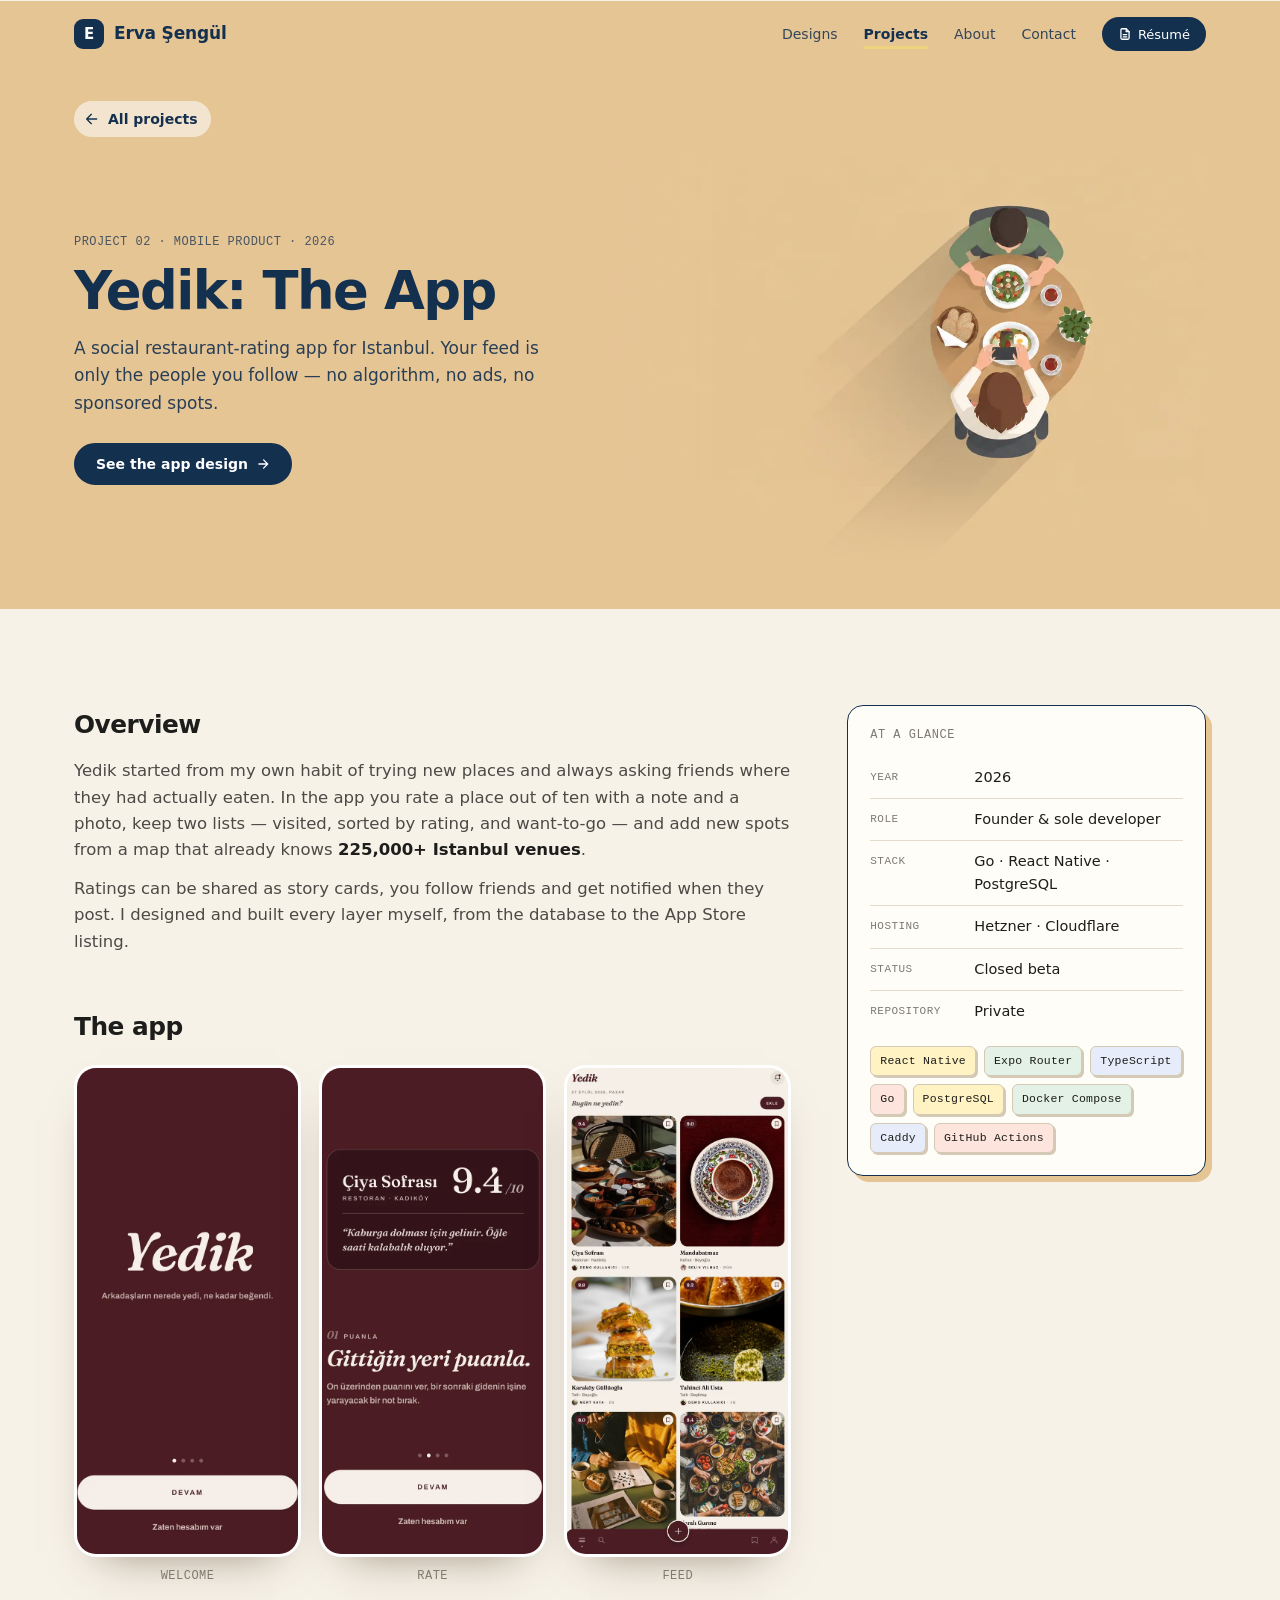
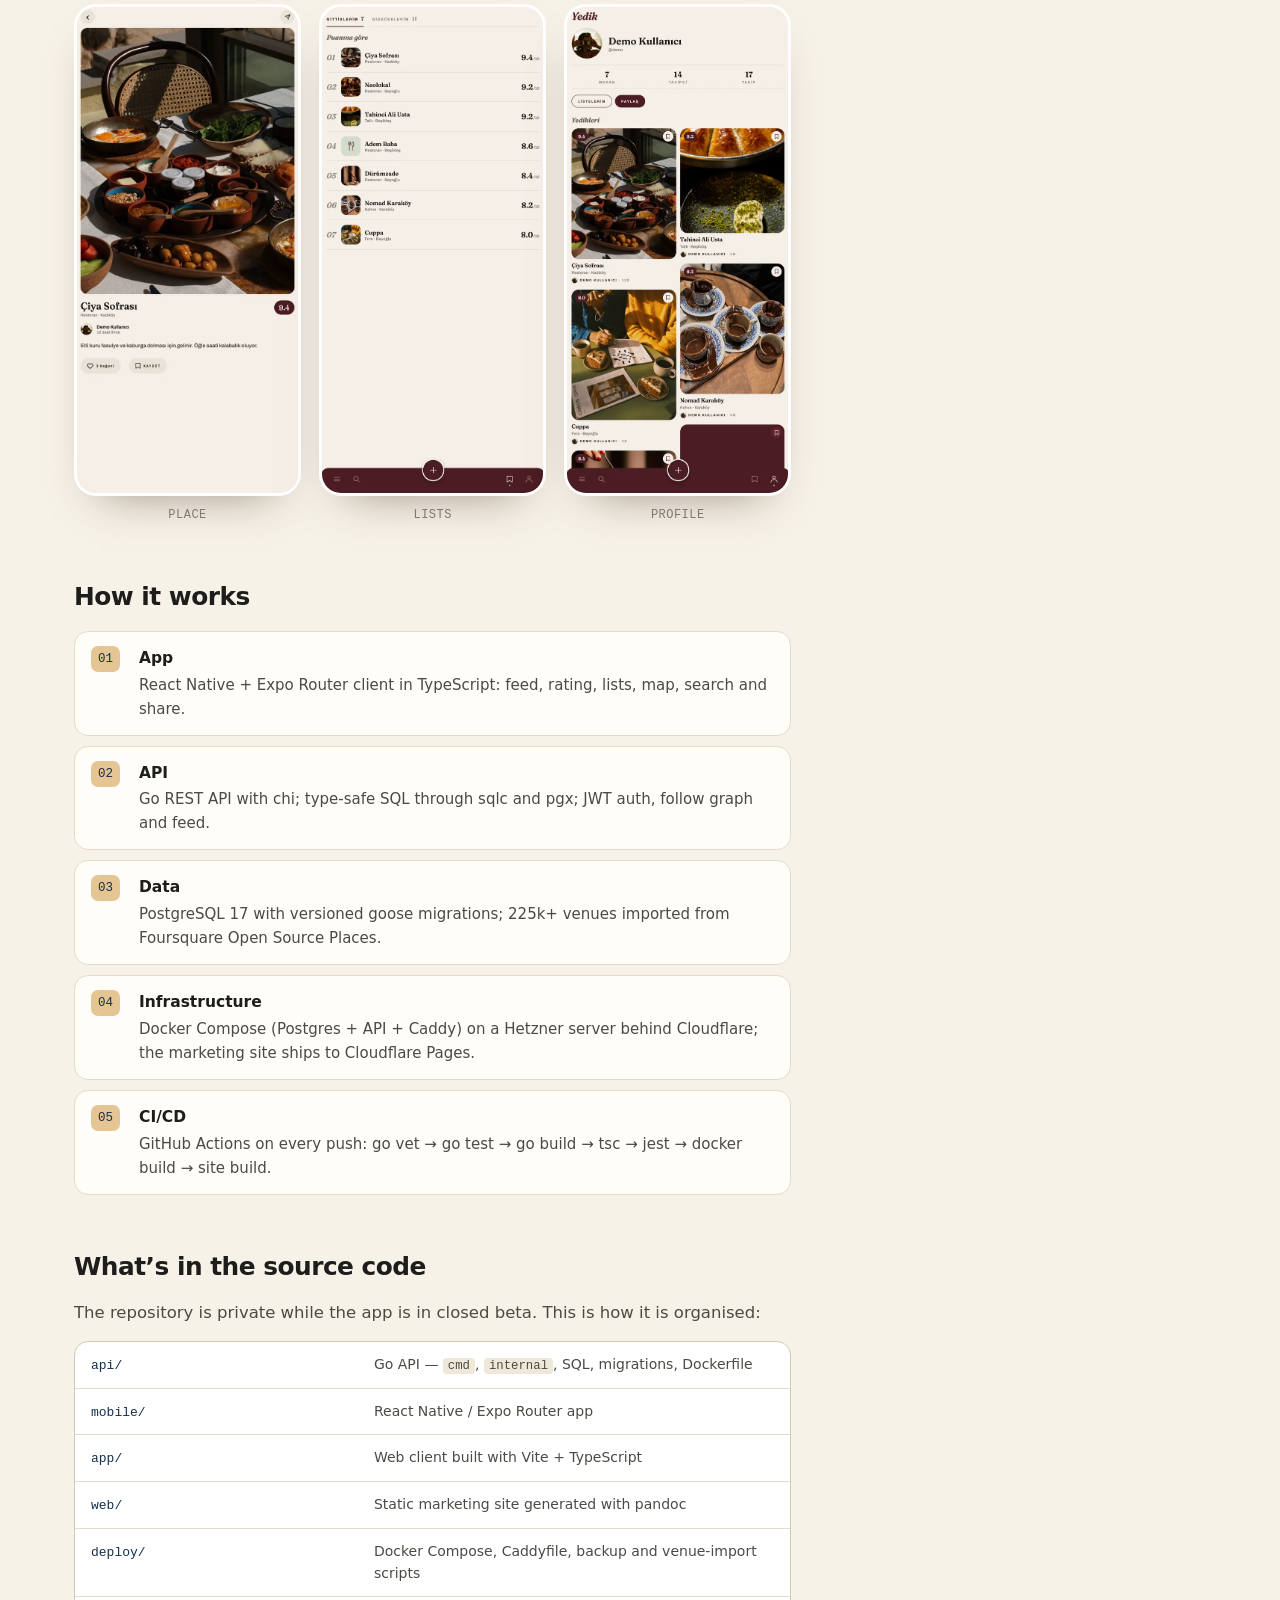
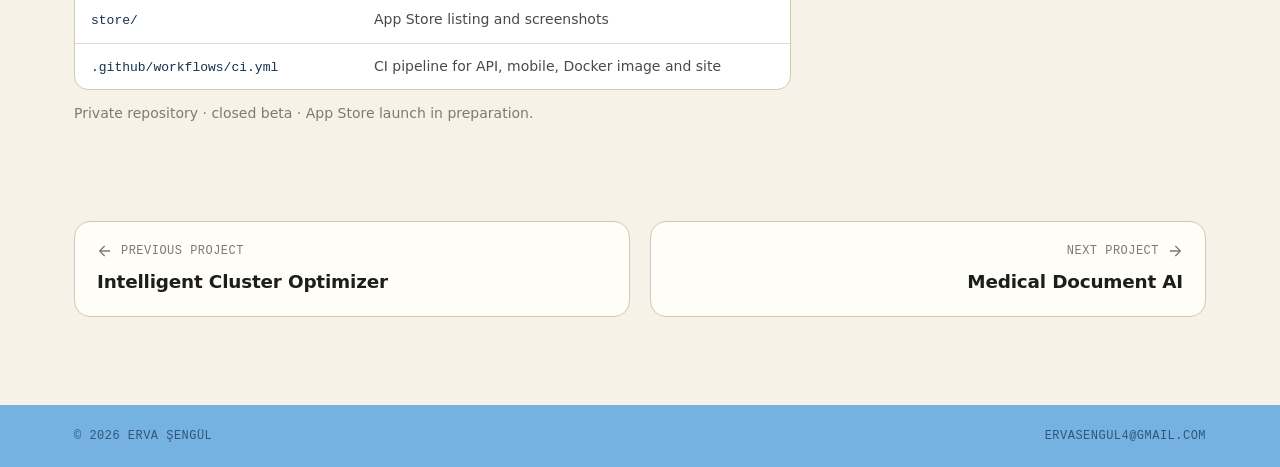
<file: projects/yedik.html>
<!DOCTYPE html>
<html lang="en">
<head>
    <meta charset="UTF-8">
    <meta name="viewport" content="width=device-width, initial-scale=1.0">
    <meta http-equiv="Content-Security-Policy" content="default-src 'self'; style-src 'self' 'unsafe-inline' https://fonts.googleapis.com; font-src 'self' https://fonts.gstatic.com; img-src 'self' data:; script-src 'self'; frame-ancestors 'none'; base-uri 'self'; upgrade-insecure-requests;">
    <meta http-equiv="X-Content-Type-Options" content="nosniff">
    <meta name="referrer" content="strict-origin-when-cross-origin">
    <title>Yedik: The App — Erva Şengül</title>
    <meta name="description" content="A social restaurant-rating app for Istanbul. Your feed is only the people you follow — no algorithm, no ads, no sponsored spots.">
    <meta name="theme-color" content="#e6c595">
    <meta property="og:title" content="Yedik: The App — Erva Şengül">
    <meta property="og:description" content="A social restaurant-rating app for Istanbul. Your feed is only the people you follow — no algorithm, no ads, no sponsored spots.">
    <meta property="og:type" content="article">
    <meta property="og:url" content="https://www.ervasengul.com/projects/yedik.html">
    <link rel="icon" href="data:image/svg+xml,%3Csvg xmlns='http://www.w3.org/2000/svg' viewBox='0 0 64 64'%3E%3Crect width='64' height='64' rx='16' fill='%2314304f'/%3E%3Ctext x='32' y='45' font-family='Arial,Helvetica,sans-serif' font-weight='700' font-size='36' fill='%23ffffff' text-anchor='middle'%3EE%3C/text%3E%3C/svg%3E">
    <link rel="preconnect" href="https://fonts.googleapis.com">
    <link rel="preconnect" href="https://fonts.gstatic.com" crossorigin>
    <link href="https://fonts.googleapis.com/css2?family=Plus+Jakarta+Sans:wght@500;600;700;800&family=Inter:wght@400;500;600&family=Caveat:wght@500;600&family=JetBrains+Mono:wght@400;500&display=swap" rel="stylesheet">
    <link rel="stylesheet" href="../styles.css?v=20260929b">
</head>
<body class="case-page" style="--tile:#e6c595">
    <a class="skip-link" href="#case">Skip to content</a>

    <header class="site-nav">
        <div class="container nav-inner">
            <a href="../index.html" class="brand"><span class="brand-mark">E</span>Erva Şengül</a>
            <a class="nav-cv-m" href="../CVLER/Erva_Sengul_Resume.pdf" target="_blank" rel="noopener noreferrer" hidden><svg viewBox="0 0 24 24" width="13" height="13" fill="none" stroke="currentColor" stroke-width="2" aria-hidden="true"><path d="M14 3H7a2 2 0 0 0-2 2v14a2 2 0 0 0 2 2h10a2 2 0 0 0 2-2V8z"/><path d="M14 3v5h5M9 13h6M9 17h6"/></svg>Résumé</a>
            <button class="nav-toggle" type="button" aria-label="Menu" aria-expanded="false" aria-controls="nav-links"><span></span></button>
            <nav aria-label="Primary">
                <ul class="nav-links" id="nav-links">
                    <li><a href="../designs.html">Designs</a></li>
                    <li><a href="../projects.html" aria-current="page">Projects</a></li>
                    <li><a href="../about.html">About</a></li>
                    <li><a href="../contact.html">Contact</a></li>
                    <li class="nav-cv-item"><a class="btn btn-solid nav-cv" href="../CVLER/Erva_Sengul_Resume.pdf" target="_blank" rel="noopener noreferrer"><svg viewBox="0 0 24 24"><path d="M14 3H7a2 2 0 0 0-2 2v14a2 2 0 0 0 2 2h10a2 2 0 0 0 2-2V8z"/><path d="M14 3v5h5M9 13h6M9 17h6"/></svg>Résumé</a></li>
                </ul>
            </nav>
        </div>
    </header>

    <main>
        <section class="case-hero">
            <div class="container">
                <a class="back-link" href="../projects.html"><svg viewBox="0 0 24 24"><path d="M19 12H5M11 5l-7 7 7 7"/></svg> All projects</a>
                <div class="case-hero-grid">
                    <div class="case-hero-copy">
                        <p class="mono case-kicker">Project 02 · Mobile product · 2026</p>
                        <h1 class="case-title">Yedik: The App</h1>
                        <p class="case-lead">A social restaurant-rating app for Istanbul. Your feed is only the people you follow — no algorithm, no ads, no sponsored spots.</p>
                        <div class="case-actions">
                            <a class="btn btn-solid" href="../designs.html#yedik">See the app design <svg viewBox="0 0 24 24"><path d="M5 12h14M13 5l7 7-7 7"/></svg></a>
                        </div>
                    </div>
                    <div class="case-art">
                        <img src="../images/illustrations/yedik.webp" alt="Top-down illustration of a round restaurant table with plates of food; a woman photographs the meal with her phone while a friend sits across" width="1024" height="688" fetchpriority="high">
                    </div>
                </div>
            </div>
        </section>

        <section id="case" class="section case">
            <div class="container case-body">
                <article class="case-main">
                        <h2>Overview</h2>
                        <p>Yedik started from my own habit of trying new places and always asking friends where they had actually eaten. In the app you rate a place out of ten with a note and a photo, keep two lists — visited, sorted by rating, and want-to-go — and add new spots from a map that already knows <strong>225,000+ Istanbul venues</strong>.</p>
                        <p>Ratings can be shared as story cards, you follow friends and get notified when they post. I designed and built every layer myself, from the database to the App Store listing.</p>

                        <h2>The app</h2>
                        <div class="screens screens-case">
                            <figure><img src="../images/work/yedik/00-acilis.webp" alt="Yedik welcome screen with the wordmark and tagline" loading="lazy" width="600" height="1300"><figcaption class="mono">Welcome</figcaption></figure>
                            <figure><img src="../images/work/yedik/00-puanla.webp" alt="Onboarding step: rate the place you went, shown with a 9.4 card for Çiya Sofrası" loading="lazy" width="600" height="1300"><figcaption class="mono">Rate</figcaption></figure>
                            <figure><img src="../images/work/yedik/01-akis.webp" alt="Feed of restaurants rated by people you follow" loading="lazy" width="600" height="1300"><figcaption class="mono">Feed</figcaption></figure>
                            <figure><img src="../images/work/yedik/02-kayit.webp" alt="A single rating with the meal photo, score and note" loading="lazy" width="600" height="1300"><figcaption class="mono">Place</figcaption></figure>
                            <figure><img src="../images/work/yedik/03-listelerim.webp" alt="Visited places ranked by rating" loading="lazy" width="600" height="1300"><figcaption class="mono">Lists</figcaption></figure>
                            <figure><img src="../images/work/yedik/04-profil.webp" alt="Profile with counts and a grid of ratings" loading="lazy" width="600" height="1300"><figcaption class="mono">Profile</figcaption></figure>
                        </div>

                        <h2>How it works</h2>
                        <ol class="steps">
                            <li><strong>App</strong><span>React Native + Expo Router client in TypeScript: feed, rating, lists, map, search and share.</span></li>
                            <li><strong>API</strong><span>Go REST API with chi; type-safe SQL through sqlc and pgx; JWT auth, follow graph and feed.</span></li>
                            <li><strong>Data</strong><span>PostgreSQL 17 with versioned goose migrations; 225k+ venues imported from Foursquare Open Source Places.</span></li>
                            <li><strong>Infrastructure</strong><span>Docker Compose (Postgres + API + Caddy) on a Hetzner server behind Cloudflare; the marketing site ships to Cloudflare Pages.</span></li>
                            <li><strong>CI/CD</strong><span>GitHub Actions on every push: go vet → go test → go build → tsc → jest → docker build → site build.</span></li>
                        </ol>

                        <h2>What’s in the source code</h2>
                        <p>The repository is private while the app is in closed beta. This is how it is organised:</p>
                        <ul class="code-tree">
                            <li><code>api/</code><span>Go API — <code>cmd</code>, <code>internal</code>, SQL, migrations, Dockerfile</span></li>
                            <li><code>mobile/</code><span>React Native / Expo Router app</span></li>
                            <li><code>app/</code><span>Web client built with Vite + TypeScript</span></li>
                            <li><code>web/</code><span>Static marketing site generated with pandoc</span></li>
                            <li><code>deploy/</code><span>Docker Compose, Caddyfile, backup and venue-import scripts</span></li>
                            <li><code>store/</code><span>App Store listing and screenshots</span></li>
                            <li><code>.github/workflows/ci.yml</code><span>CI pipeline for API, mobile, Docker image and site</span></li>
                        </ul>
                        <p class="code-note">Private repository · closed beta · App Store launch in preparation.</p>
                </article>

                <aside class="glance" aria-label="At a glance">
                    <p class="mono">At a glance</p>
                    <dl>
                            <div><dt>Year</dt><dd>2026</dd></div>
                            <div><dt>Role</dt><dd>Founder &amp; sole developer</dd></div>
                            <div><dt>Stack</dt><dd>Go · React Native · PostgreSQL</dd></div>
                            <div><dt>Hosting</dt><dd>Hetzner · Cloudflare</dd></div>
                            <div><dt>Status</dt><dd>Closed beta</dd></div>
                            <div><dt>Repository</dt><dd>Private</dd></div>
                    </dl>
                    <ul class="tags"><li>React Native</li><li>Expo Router</li><li>TypeScript</li><li>Go</li><li>PostgreSQL</li><li>Docker Compose</li><li>Caddy</li><li>GitHub Actions</li></ul>
                </aside>
            </div>
        </section>

        <nav class="case-pager container" aria-label="More projects">
            <a class="pager-card" href="cluster-optimizer.html">
                <span class="mono"><svg viewBox="0 0 24 24"><path d="M19 12H5M11 5l-7 7 7 7"/></svg> Previous project</span>
                <strong>Intelligent Cluster Optimizer</strong>
            </a>
            <a class="pager-card pager-next" href="medical-document-ai.html">
                <span class="mono">Next project <svg viewBox="0 0 24 24"><path d="M5 12h14M13 5l7 7-7 7"/></svg></span>
                <strong>Medical Document AI</strong>
            </a>
        </nav>
    </main>

    <footer class="site-footer">
        <div class="container footer-inner">
            <p class="mono">© <span class="footer-year">2026</span> Erva Şengül</p>
            <p class="mono"><a class="email-link email-text" href="mailto:ervasengul4@gmail.com">ervasengul4@gmail.com</a></p>
        </div>
    </footer>

    <script src="../script.js?v=20260929b"></script>
</body>
</html>
</file>
<file: styles.css>
/* ==========================================================================
   Erva Şengül — portfolio v5
   Illustrated, light, playful-tech. Sky-blue hero with a top-down scene,
   cream sections, pastel illustrated project covers, sticker tags.
   ========================================================================== */

:root {
    --blue: #75b2e2;            /* hero / contact band — matches the illustration */
    --blue-deep: #2f5a8a;       /* shadows in the illustrations */
    --navy: #14304f;
    --cream: #f7f2e8;
    --cream-2: #efe7d8;
    --paper: #fffdf8;
    --line: #e4dccb;
    --line-2: #d3c9b4;
    --text: #1d1d1b;
    --text-2: #4b4a45;
    --muted: #7d7a70;
    --accent: #2f5a8a;

    /* sticker palette (from the project covers) */
    --sage: #9cc3a6;
    --sand: #e8c89b;
    --mint: #a9d3cf;
    --coral: #f0a892;
    --lavender: #b8b5e0;
    --butter: #efd37c;

    --display: "Plus Jakarta Sans", "Inter", system-ui, sans-serif;
    --sans: "Inter", system-ui, -apple-system, "Segoe UI", Helvetica, Arial, sans-serif;
    --hand: "Caveat", "Segoe Print", "Bradley Hand", cursive;
    --mono: "JetBrains Mono", ui-monospace, "SF Mono", Menlo, Consolas, monospace;

    --container: 1180px;
    --gutter: 24px;
    --radius: 18px;
    --ease: cubic-bezier(.2, .7, .2, 1);
}

*, *::before, *::after { box-sizing: border-box; }
html { scroll-behavior: smooth; -webkit-text-size-adjust: 100%; }
body {
    margin: 0; background: var(--cream); color: var(--text);
    font-family: var(--sans); font-size: 16px; line-height: 1.6;
    -webkit-font-smoothing: antialiased; -moz-osx-font-smoothing: grayscale;
}
img, svg { display: block; max-width: 100%; }
a { color: inherit; text-decoration: none; }
button { font: inherit; color: inherit; background: none; border: 0; cursor: pointer; }
ul { list-style: none; margin: 0; padding: 0; }
h1, h2, h3, h4, p, figure { margin: 0; }
strong { font-weight: 600; color: var(--text); }
::selection { background: var(--butter); color: var(--text); }
:focus-visible { outline: 2px solid var(--accent); outline-offset: 3px; border-radius: 6px; }

.skip-link { position: absolute; left: 16px; top: -48px; padding: 8px 12px; background: var(--navy); color: #fff; border-radius: 8px; z-index: 100; font-size: 14px; }
.skip-link:focus { top: 12px; }

.container { max-width: var(--container); margin: 0 auto; padding: 0 var(--gutter); }

.mono { font-family: var(--mono); font-size: 12px; letter-spacing: .04em; text-transform: uppercase; color: var(--muted); }
.hand { font-family: var(--hand); font-size: 1.35rem; color: var(--text-2); line-height: 1.2; }

.section { padding: 96px 0; }
.section-head { display: flex; align-items: flex-end; justify-content: space-between; gap: 24px; flex-wrap: wrap; margin-bottom: 44px; }
.section-title { font-family: var(--display); font-weight: 700; font-size: clamp(1.9rem, 3.4vw, 2.6rem); line-height: 1.1; letter-spacing: -.02em; }
.section-title .count { font-family: var(--mono); font-size: 12px; font-weight: 400; color: var(--muted); margin-left: 12px; letter-spacing: .04em; vertical-align: middle; }
.section-sub { max-width: 58ch; color: var(--text-2); }

/* underline scribble under some titles */
.scribble { position: relative; display: inline-block; }
.scribble::after {
    content: ""; position: absolute; left: -2%; right: -2%; bottom: -6px; height: 10px;
    background: url("data:image/svg+xml,%3Csvg xmlns='http://www.w3.org/2000/svg' viewBox='0 0 200 10' preserveAspectRatio='none'%3E%3Cpath d='M2 7 C 40 2, 80 9, 120 4 S 180 3, 198 6' fill='none' stroke='%23efd37c' stroke-width='5' stroke-linecap='round'/%3E%3C/svg%3E") no-repeat center / 100% 100%;
    z-index: -1;
}

/* links + buttons */
.u-link { display: inline-flex; align-items: center; gap: 6px; font-size: 14px; font-weight: 600; color: var(--navy); border-bottom: 2px solid var(--butter); padding-bottom: 1px; transition: color .2s, border-color .2s; }
.u-link svg { width: 14px; height: 14px; fill: none; stroke: currentColor; stroke-width: 2; stroke-linecap: round; stroke-linejoin: round; transition: transform .25s var(--ease); }
.u-link:hover { border-color: var(--navy); }
.u-link:hover svg { transform: translate(2px, -2px); }

.btn { display: inline-flex; align-items: center; gap: 8px; padding: 12px 20px; border-radius: 999px; font-family: var(--display); font-size: 14px; font-weight: 600; line-height: 1; border: 2px solid var(--navy); transition: transform .2s var(--ease), background .2s, color .2s, box-shadow .2s; }
.btn svg { width: 14px; height: 14px; fill: none; stroke: currentColor; stroke-width: 2.2; stroke-linecap: round; stroke-linejoin: round; }
.btn-solid { background: var(--navy); color: #fff; }
.btn-solid:hover { transform: translateY(-2px); box-shadow: 0 8px 20px -10px rgba(20, 48, 79, .6); }
.btn-ghost { background: rgba(255, 255, 255, .55); color: var(--navy); }
.btn-ghost:hover { background: #fff; transform: translateY(-2px); }
.btn-static { cursor: default; opacity: .85; }
.btn-static:hover { transform: none; background: transparent; }

/* sticker tags (pin 1) */
.tags { display: flex; flex-wrap: wrap; gap: 8px; margin-top: 16px; }
.tags li { font-family: var(--mono); font-size: 11.5px; letter-spacing: .02em; color: var(--text); background: var(--paper); border: 1px solid var(--line-2); border-radius: 6px; padding: 5px 9px; box-shadow: 2px 2px 0 var(--line-2); transition: transform .2s var(--ease); }
.tags li:nth-child(4n+1) { background: #fff3c4; }
.tags li:nth-child(4n+2) { background: #e3f1e6; }
.tags li:nth-child(4n+3) { background: #e6ecfa; }
.tags li:nth-child(4n+4) { background: #fde4dc; }
.tags li:hover { transform: rotate(-2deg) translateY(-1px); }

/* --------------------------------------------------------------------------
   Navigation — transparent over the blue hero, cream once scrolled
   -------------------------------------------------------------------------- */
.site-nav { position: sticky; top: 0; z-index: 50; background: transparent; border-bottom: 1px solid transparent; transition: background .25s, border-color .25s; }
.site-nav.scrolled { background: rgba(247, 242, 232, .92); -webkit-backdrop-filter: blur(10px); backdrop-filter: blur(10px); border-bottom-color: var(--line); }
.nav-inner { display: flex; align-items: center; justify-content: space-between; height: 68px; }
.brand { display: inline-flex; align-items: center; gap: 10px; font-family: var(--display); font-weight: 700; font-size: 17px; color: var(--navy); letter-spacing: -.01em; }
.brand-mark { width: 30px; height: 30px; border-radius: 9px; background: var(--navy); color: #fff; display: grid; place-items: center; font-size: 15px; }
.nav-links { display: flex; align-items: center; gap: 26px; }
.nav-links a { font-size: 14px; font-weight: 500; color: var(--navy); opacity: .85; transition: opacity .2s; }
.nav-links a:hover { opacity: 1; }
.nav-links a[aria-current="page"] { opacity: 1; font-weight: 600; text-decoration: underline 3px var(--butter); text-underline-offset: 7px; }
.nav-links .btn { padding: 8px 14px; font-size: 13px; opacity: 1; }
.nav-links .nav-cv { gap: 6px; color: #fff; }
.nav-links .nav-cv:hover { transform: translateY(-1px); }
/* phone-only résumé pill; the markup also carries `hidden`, so it stays hidden if this file is stale.
   Bump the ?v= query on styles.css / script.js in the HTML whenever these files change. */
.nav-cv-m { display: none; }
.nav-cv-m svg { width: 13px; height: 13px; fill: none; stroke: currentColor; stroke-width: 2; stroke-linecap: round; stroke-linejoin: round; }
.nav-toggle { display: none; width: 40px; height: 40px; margin-right: -8px; align-items: center; justify-content: center; }
.nav-toggle span, .nav-toggle span::before, .nav-toggle span::after { display: block; width: 20px; height: 2px; background: var(--navy); position: relative; transition: transform .25s var(--ease), background .2s; }
.nav-toggle span::before, .nav-toggle span::after { content: ""; position: absolute; left: 0; }
.nav-toggle span::before { top: -6px; }
.nav-toggle span::after { top: 6px; }
.nav-open .nav-toggle span { background: transparent; }
.nav-open .nav-toggle span::before { transform: translateY(6px) rotate(45deg); }
.nav-open .nav-toggle span::after { transform: translateY(-6px) rotate(-45deg); }

/* --------------------------------------------------------------------------
   Hero — the blue top-down scene (pin 4)
   -------------------------------------------------------------------------- */
.hero { background: var(--blue); color: var(--navy); margin-top: -68px; padding-top: 68px; overflow: hidden; }
.hero-inner { display: grid; grid-template-columns: minmax(0, 5fr) minmax(0, 7fr); align-items: center; min-height: calc(100vh - 68px); min-height: calc(100svh - 68px); gap: 24px; }
.hero-copy { padding: 48px 0 56px; position: relative; z-index: 2; }
.hero-eyebrow { color: var(--navy); opacity: .7; margin-bottom: 18px; }
.hero-title { font-family: var(--display); font-weight: 700; font-size: clamp(2.5rem, 5vw, 4rem); line-height: 1.02; letter-spacing: -.03em; }
.hero-role { margin-top: 14px; font-size: clamp(1.05rem, 1.5vw, 1.25rem); font-weight: 500; max-width: 30ch; line-height: 1.4; }
.hero-lead { margin-top: 16px; max-width: 46ch; color: var(--navy); opacity: .85; font-size: 15.5px; }
.hero-actions { display: flex; gap: 12px; flex-wrap: wrap; margin-top: 28px; }
.hero-actions .btn-ghost { border-color: rgba(20, 48, 79, .5); }
.hero-hint { display: flex; align-items: center; gap: 10px; margin-top: 26px; }
.hero-hint .hand { color: var(--navy); font-size: 1.3rem; }
.hero-hint svg { width: 34px; height: 24px; fill: none; stroke: var(--navy); stroke-width: 2; stroke-linecap: round; stroke-linejoin: round; }

.hero-art { position: relative; align-self: stretch; display: flex; align-items: center; justify-content: flex-end; }
.hero-figure { position: relative; width: 132%; max-width: none; margin-left: -32%; margin-right: -8%; }
.hero-art img {
    width: 100%; height: auto;
    /* fade the edges so the illustration melts into the band */
    -webkit-mask-image: linear-gradient(90deg, transparent 0, #000 22%, #000 100%), linear-gradient(180deg, #000 0, #000 78%, transparent 100%);
    -webkit-mask-composite: source-in; mask-composite: intersect;
    mask-image: linear-gradient(90deg, transparent 0, #000 22%, #000 100%), linear-gradient(180deg, #000 0, #000 78%, transparent 100%);
}
/* clickable computer: coordinates are % of the image box */
.hotspot {
    position: absolute; left: var(--x); top: var(--y); width: var(--w); height: var(--h);
    border-radius: 12px; z-index: 3;
}
.hotspot::before {
    content: ""; position: absolute; inset: -6px; border-radius: 14px;
    border: 2px solid rgba(255, 255, 255, .95);
    box-shadow: 0 0 0 4px rgba(255, 255, 255, .25);
    animation: pulse 2.2s var(--ease) infinite;
}
.hotspot-tip {
    position: absolute; left: 50%; top: -10px; transform: translate(-50%, -100%);
    white-space: nowrap; background: var(--navy); color: #fff; font-family: var(--display); font-weight: 600; font-size: 13px;
    padding: 7px 12px; border-radius: 999px; opacity: 0; transition: opacity .2s, transform .25s var(--ease);
    pointer-events: none;
}
.hotspot-tip::after { content: ""; position: absolute; left: 50%; bottom: -5px; width: 10px; height: 10px; background: var(--navy); transform: translateX(-50%) rotate(45deg); border-radius: 2px; }
.hotspot:hover .hotspot-tip, .hotspot:focus-visible .hotspot-tip { opacity: 1; transform: translate(-50%, calc(-100% - 4px)); }
.hotspot:hover::before { animation-play-state: paused; box-shadow: 0 0 0 8px rgba(255, 255, 255, .35); }
@keyframes pulse { 0% { box-shadow: 0 0 0 0 rgba(255, 255, 255, .55); } 70% { box-shadow: 0 0 0 12px rgba(255, 255, 255, 0); } 100% { box-shadow: 0 0 0 0 rgba(255, 255, 255, 0); } }

.hero-foot { display: flex; justify-content: space-between; gap: 16px; flex-wrap: wrap; padding: 0 0 22px; }
.hero-foot .mono { color: var(--navy); opacity: .65; }

/* --------------------------------------------------------------------------
   Projects — illustrated cards (pin 2 + the pastel tiles)
   -------------------------------------------------------------------------- */
.projects { background: var(--cream); }
.project-grid { display: grid; grid-template-columns: repeat(2, minmax(0, 1fr)); gap: 56px 44px; }
.project { display: flex; flex-direction: column; }
.project-media { display: block; position: relative; aspect-ratio: 3 / 2; overflow: hidden; border-radius: var(--radius); background: var(--tile, var(--cream-2)); box-shadow: 0 1px 0 rgba(0, 0, 0, .04), 0 18px 40px -30px rgba(20, 48, 79, .45); }
.project-media img { width: 100%; height: 100%; object-fit: cover; transition: transform .7s var(--ease); }
.project:hover .project-media img, .project-media:focus-visible img { transform: scale(1.03); }
.view-chip {
    position: absolute; right: 14px; bottom: 14px; display: inline-flex; align-items: center; gap: 6px;
    font-family: var(--display); font-weight: 600; font-size: 13px; color: #fff; background: var(--navy);
    padding: 8px 14px; border-radius: 999px; opacity: 0; transform: translateY(6px);
    transition: opacity .25s var(--ease), transform .25s var(--ease);
}
.view-chip svg { width: 14px; height: 14px; fill: none; stroke: currentColor; stroke-width: 2; stroke-linecap: round; stroke-linejoin: round; }
.project-media:hover .view-chip, .project-media:focus-visible .view-chip { opacity: 1; transform: none; }
@media (hover: none) { .view-chip { opacity: 1; transform: none; } }
.project-num { position: absolute; left: 16px; top: 14px; font-family: var(--display); font-weight: 700; font-size: 13px; letter-spacing: .06em; color: var(--navy); background: rgba(255, 255, 255, .8); border-radius: 999px; padding: 5px 10px; }
.project-meta { display: flex; justify-content: space-between; gap: 12px; margin-top: 22px; }
.project-title { font-family: var(--display); font-weight: 700; font-size: 1.5rem; line-height: 1.2; margin-top: 8px; letter-spacing: -.02em; }
.project-title a:hover { color: var(--accent); }
.project-desc { margin-top: 10px; font-size: 15px; color: var(--text-2); }
.project-links { display: flex; gap: 20px; flex-wrap: wrap; margin-top: 18px; align-items: center; }
.note { font-size: 13px; color: var(--muted); }

/* --------------------------------------------------------------------------
   Yedik feature — warm band
   -------------------------------------------------------------------------- */
.yedik { background: #f3e6cf; }
.yedik-head { max-width: 64ch; }
.yedik-head .mono { margin-bottom: 14px; }
.yedik-title { font-family: var(--display); font-weight: 700; font-size: clamp(1.9rem, 3.4vw, 2.6rem); line-height: 1.12; letter-spacing: -.02em; }
.yedik-tagline { margin-top: 14px; font-size: 17px; color: var(--text-2); }

.screens { display: grid; grid-template-columns: repeat(6, minmax(0, 1fr)); gap: 18px; margin: 44px 0 12px; }
.screens figure { margin: 0; }
.screens img { width: 100%; height: auto; aspect-ratio: 600 / 1300; object-fit: cover; border-radius: 22px; border: 3px solid #fff; background: #fff; box-shadow: 0 22px 44px -26px rgba(60, 30, 10, .5); transition: transform .35s var(--ease); }
.screens figure:hover img { transform: translateY(-6px) rotate(-1deg); }
.screens figcaption { margin-top: 10px; text-align: center; }

.yedik-body { display: grid; grid-template-columns: minmax(0, 6fr) minmax(0, 6fr); gap: 48px; margin-top: 48px; align-items: start; }
.yedik-copy p { color: var(--text-2); font-size: 16px; }
.yedik-copy p + p { margin-top: 14px; }
.yedik-copy .note { display: block; margin-top: 16px; }

.built { display: grid; grid-template-columns: repeat(3, minmax(0, 1fr)); gap: 20px; }
.built > div { background: rgba(255, 255, 255, .55); border-radius: 14px; padding: 16px 18px; }
.built h3 { font-family: var(--display); font-size: 12.5px; font-weight: 700; letter-spacing: .05em; text-transform: uppercase; color: var(--navy); margin-bottom: 10px; }
.built li { font-size: 14px; color: var(--text-2); padding: 6px 0; border-top: 1px solid rgba(0, 0, 0, .06); }
.built li:first-child { border-top: 0; padding-top: 0; }

.pipeline { grid-column: 1 / -1; display: flex; align-items: center; flex-wrap: wrap; gap: 8px; padding: 16px 18px; border-radius: 14px; background: #fff; }
.pipeline .step { font-family: var(--mono); font-size: 12px; color: var(--text); padding: 6px 10px; border-radius: 6px; background: var(--cream-2); }
.pipeline .step.push { background: var(--navy); color: #fff; }
.pipeline .sep { color: var(--muted); font-family: var(--mono); font-size: 12px; }
.pipeline .label { flex-basis: 100%; }

/* --------------------------------------------------------------------------
   Archive
   -------------------------------------------------------------------------- */
.archive-list { border-top: 1px solid var(--line-2); }
.archive-row { display: grid; grid-template-columns: minmax(0, 5fr) minmax(0, 6fr) 90px 20px; align-items: center; gap: 16px; padding: 14px 0; border-bottom: 1px solid var(--line); transition: background .2s; }
.archive-row:hover { background: var(--cream-2); }
.archive-row:hover .archive-name { color: var(--accent); }
.archive-name { font-family: var(--mono); font-size: 13px; color: var(--text); overflow: hidden; text-overflow: ellipsis; white-space: nowrap; transition: color .2s; }
.archive-desc { font-size: 14px; color: var(--text-2); }
.archive-lang { font-family: var(--mono); font-size: 11.5px; color: var(--muted); text-align: right; }
.archive-arrow svg { width: 16px; height: 16px; fill: none; stroke: var(--muted); stroke-width: 1.8; stroke-linecap: round; stroke-linejoin: round; }
.archive-cta { margin-top: 24px; }

/* --------------------------------------------------------------------------
   About — notebook / scrapbook (pin 1): graph paper, taped photo, stickers
   -------------------------------------------------------------------------- */
.about {
    background:
        linear-gradient(var(--line) 1px, transparent 1px) 0 0 / 100% 36px,
        linear-gradient(90deg, var(--line) 1px, transparent 1px) 0 0 / 36px 100%,
        var(--paper);
}
.about-grid { display: grid; grid-template-columns: minmax(0, 4fr) minmax(0, 8fr); gap: 56px; align-items: start; }
.polaroid { position: relative; background: #fff; padding: 14px 14px 46px; transform: rotate(-3deg); box-shadow: 0 18px 40px -24px rgba(20, 48, 79, .5); max-width: 360px; }
.polaroid::before, .polaroid::after { content: ""; position: absolute; width: 92px; height: 26px; background: rgba(239, 211, 124, .75); top: -12px; transform: rotate(-4deg); left: 26px; border-radius: 2px; }
.polaroid::after { left: auto; right: 22px; transform: rotate(5deg); top: -10px; }
.polaroid .frame { aspect-ratio: 4 / 5; background: var(--cream-2); overflow: hidden; }
.polaroid .frame img { width: 100%; height: 100%; object-fit: cover; }
.polaroid .caption { position: absolute; left: 14px; right: 14px; bottom: 12px; text-align: center; }
.about-copy p { font-size: 16.5px; color: var(--text-2); }
.about-copy p + p { margin-top: 14px; }
.about-copy p a { color: var(--accent); border-bottom: 1px solid transparent; }
.about-copy p a:hover { border-color: currentColor; }

.stickers { display: flex; flex-wrap: wrap; gap: 10px; margin-top: 24px; }
.stickers li { font-family: var(--display); font-weight: 700; font-size: 13px; color: var(--navy); padding: 8px 14px; border-radius: 6px; transform: rotate(var(--r, 0deg)); box-shadow: 2px 3px 0 rgba(20, 48, 79, .25); }
.stickers li:nth-child(6n+1) { background: var(--butter); --r: -2deg; }
.stickers li:nth-child(6n+2) { background: var(--mint); --r: 1.5deg; }
.stickers li:nth-child(6n+3) { background: var(--coral); --r: -1deg; }
.stickers li:nth-child(6n+4) { background: var(--lavender); --r: 2deg; }
.stickers li:nth-child(6n+5) { background: var(--sage); --r: -1.5deg; }
.stickers li:nth-child(6n+6) { background: var(--sand); --r: 1deg; }

.fact-list { margin-top: 32px; border-top: 1px solid var(--line-2); }
.fact-list li { display: grid; grid-template-columns: 150px 1fr; gap: 16px; padding: 12px 0; border-bottom: 1px solid var(--line); font-size: 14.5px; }
.fact-list .k { font-family: var(--mono); font-size: 11px; letter-spacing: .04em; text-transform: uppercase; color: var(--muted); padding-top: 3px; }
.fact-list .v { color: var(--text); }
.fact-list .v a { color: var(--accent); border-bottom: 1px solid transparent; }
.fact-list .v a:hover { border-color: currentColor; }

/* --------------------------------------------------------------------------
   Contact — blue band, like the hero
   -------------------------------------------------------------------------- */
.contact { background: var(--blue); color: var(--navy); }
.contact-grid { display: grid; grid-template-columns: minmax(0, 7fr) minmax(0, 5fr); gap: 48px; align-items: start; }
.contact .mono { color: var(--navy); opacity: .7; }
.contact-title { font-family: var(--display); font-weight: 700; font-size: clamp(2rem, 4vw, 3rem); line-height: 1.05; letter-spacing: -.03em; }
.contact-lead { margin-top: 16px; max-width: 46ch; opacity: .9; }
.contact-email { display: inline-block; margin-top: 24px; font-family: var(--display); font-weight: 700; font-size: clamp(1.2rem, 2.2vw, 1.7rem); border-bottom: 3px solid rgba(20, 48, 79, .4); padding-bottom: 2px; transition: border-color .2s; }
.contact-email:hover { border-color: var(--navy); }
.contact-links { background: rgba(255, 255, 255, .55); border-radius: var(--radius); padding: 6px 20px; }
.contact-links li a { display: flex; justify-content: space-between; align-items: center; padding: 14px 0; border-bottom: 1px solid rgba(20, 48, 79, .15); font-size: 15px; font-weight: 600; transition: opacity .2s; }
.contact-links li:last-child a { border-bottom: 0; }
.contact-links li a:hover { opacity: .75; }
.contact-links li a span { font-family: var(--mono); font-size: 12px; font-weight: 400; opacity: .8; }
.contact-links svg { width: 16px; height: 16px; fill: none; stroke: currentColor; stroke-width: 2; stroke-linecap: round; stroke-linejoin: round; }

.site-footer { background: var(--blue); color: var(--navy); padding: 22px 0 26px; }
.footer-inner { display: flex; justify-content: space-between; gap: 16px; flex-wrap: wrap; }
/* blue page above the footer: separate them with a hairline instead of a colour change */
.home .site-footer, .contact-body .site-footer { padding-top: 0; }
.home .footer-inner, .contact-body .footer-inner { border-top: 1px solid rgba(20, 48, 79, .18); padding-top: 18px; }
.site-footer a { border-bottom: 1px solid transparent; transition: border-color .2s; }
.site-footer a:hover { border-color: currentColor; }
.site-footer .mono { color: var(--navy); opacity: .7; }

/* --------------------------------------------------------------------------
   Résumé (About) — a mini CV page taped under the photo
   -------------------------------------------------------------------------- */
.about-grid { grid-template-areas: "photo copy" "cv copy"; grid-template-rows: auto 1fr; row-gap: 40px; }
.polaroid { grid-area: photo; }
.about-copy { grid-area: copy; }
.cv-paper { grid-area: cv; max-width: 360px; }
.cv-doc {
    position: relative; display: block; background: #fff; padding: 20px 20px 14px;
    border-radius: 3px; transform: rotate(2deg);
    box-shadow: 0 18px 40px -24px rgba(20, 48, 79, .55), 0 1px 0 rgba(20, 48, 79, .06);
    transition: transform .35s var(--ease), box-shadow .35s var(--ease);
}
.cv-doc::before { content: ""; position: absolute; top: -11px; right: 34px; width: 84px; height: 24px; background: rgba(169, 211, 207, .8); transform: rotate(6deg); border-radius: 2px; }
.cv-doc:hover, .cv-doc:focus-visible { transform: rotate(0deg) translateY(-4px); box-shadow: 0 26px 48px -26px rgba(20, 48, 79, .6); }
.cv-doc i { display: block; height: 6px; border-radius: 3px; background: var(--cream-2); }
.cv-doc i.short { width: 55%; }
.cv-doc-top { display: grid; grid-template-columns: 58px 1fr; gap: 14px; align-items: center; }
.cv-doc-top img { width: 58px; height: 72px; object-fit: cover; border-radius: 3px; }
.cv-doc-head strong { display: block; font-family: var(--display); font-size: 16px; color: var(--navy); letter-spacing: -.01em; }
.cv-doc-head > span { display: block; font-size: 12px; color: var(--muted); margin: 1px 0 8px; }
.cv-doc-head i + i { margin-top: 6px; }
.cv-doc-checks { display: grid; grid-template-columns: 1fr 1fr; gap: 9px 16px; margin-top: 18px; }
.cv-doc-checks > span { display: flex; align-items: center; gap: 7px; }
.cv-doc-checks b { position: relative; flex: 0 0 13px; height: 13px; border: 1.5px solid var(--line-2); border-radius: 3px; }
.cv-doc-checks b::after { content: ""; position: absolute; left: 3px; top: -2px; width: 5px; height: 9px; border: solid #2f7a4f; border-width: 0 2px 2px 0; transform: rotate(40deg); }
.cv-doc-checks i { flex: 1; }
.cv-doc-lines { display: grid; gap: 7px; margin-top: 18px; }
.cv-doc-sign { display: block; text-align: right; margin-top: 8px; font-size: 1.5rem; color: var(--navy); }
.cv-download { margin-top: 22px; }
.cv-meta { margin-top: 10px; }

/* --------------------------------------------------------------------------
   Project pages
   -------------------------------------------------------------------------- */
.case-hero { background: var(--tile); color: var(--navy); margin-top: -68px; padding: 100px 0 48px; overflow: hidden; }
.back-link, .pager-card .mono { display: inline-flex; align-items: center; gap: 8px; }
.back-link { font-family: var(--display); font-weight: 600; font-size: 14px; color: var(--navy); background: rgba(255, 255, 255, .55); padding: 7px 14px 7px 10px; border-radius: 999px; transition: background .2s; }
.back-link:hover { background: rgba(255, 255, 255, .85); }
.back-link svg, .pager-card svg { width: 16px; height: 16px; fill: none; stroke: currentColor; stroke-width: 2; stroke-linecap: round; stroke-linejoin: round; }
.case-hero-grid { display: grid; grid-template-columns: minmax(0, 5fr) minmax(0, 6fr); gap: 32px; align-items: center; margin-top: 20px; }
.case-kicker { color: var(--navy); opacity: .75; }
.case-title { font-family: var(--display); font-weight: 800; font-size: clamp(2.1rem, 4.2vw, 3.3rem); line-height: 1.04; letter-spacing: -.03em; margin-top: 12px; }
.case-lead { margin-top: 16px; font-size: 17px; line-height: 1.6; max-width: 46ch; opacity: .9; }
.case-actions { display: flex; flex-wrap: wrap; gap: 12px; margin-top: 26px; }
.case-actions .btn-ghost { background: rgba(255, 255, 255, .55); border-color: rgba(20, 48, 79, .45); }
.case-art img {
    width: 100%; height: auto;
    -webkit-mask-image: linear-gradient(90deg, transparent 0, #000 18%), linear-gradient(180deg, #000 80%, transparent 100%);
    -webkit-mask-composite: source-in; mask-composite: intersect;
    mask-image: linear-gradient(90deg, transparent 0, #000 18%), linear-gradient(180deg, #000 80%, transparent 100%);
}

.case-body { display: grid; grid-template-columns: minmax(0, 8fr) minmax(0, 4fr); gap: 56px; align-items: start; }
.case-main > h2 { font-family: var(--display); font-weight: 700; font-size: 1.55rem; letter-spacing: -.02em; margin: 52px 0 14px; }
.case-main > h2:first-child { margin-top: 0; }
.case-sub { font-family: var(--display); font-weight: 700; font-size: 1.1rem; margin: 30px 0 12px; }
.case-main p { color: var(--text-2); font-size: 16.5px; }
.case-main p + p { margin-top: 12px; }
.case-main p a { color: var(--accent); border-bottom: 1px solid currentColor; }
.case-main code { font-family: var(--mono); font-size: .88em; background: var(--cream-2); padding: 1px 5px; border-radius: 4px; }
.case-photo { margin: 28px 0 0; }
.case-photo img { width: 100%; height: auto; border-radius: var(--radius); box-shadow: 0 22px 44px -30px rgba(20, 48, 79, .6); }
.case-photo figcaption { margin-top: 8px; text-align: right; }

.steps { list-style: none; margin: 0; padding: 0; counter-reset: step; display: grid; gap: 10px; }
.steps li { counter-increment: step; position: relative; display: grid; gap: 2px; padding: 14px 18px 14px 64px; background: var(--paper); border: 1px solid var(--line); border-radius: 14px; }
.steps li::before { content: counter(step, decimal-leading-zero); position: absolute; left: 16px; top: 14px; font-family: var(--mono); font-size: 12.5px; font-weight: 500; color: var(--navy); background: var(--tile); border-radius: 7px; padding: 3px 7px; }
.steps strong { font-family: var(--display); font-size: 15.5px; }
.steps span { color: var(--text-2); font-size: 15px; }

.code-tree { list-style: none; margin-top: 14px; background: #fff; border: 1px solid var(--line-2); border-radius: 14px; overflow: hidden; }
.code-tree li { display: grid; grid-template-columns: minmax(0, 2fr) minmax(0, 3fr); gap: 16px; align-items: baseline; padding: 11px 16px; border-top: 1px solid var(--line); }
.code-tree li:first-child { border-top: 0; }
.case-main .code-tree li > code { background: none; padding: 0; color: var(--navy); font-size: 13px; overflow-wrap: anywhere; }
.code-tree span { font-size: 14px; color: var(--text-2); }
.snippet { margin-top: 14px; background: var(--navy); color: #e6edf6; font-family: var(--mono); font-size: 13px; line-height: 1.7; padding: 16px 18px; border-radius: 12px; overflow-x: auto; white-space: pre; }
.case-main .code-note { margin-top: 12px; font-size: 14px; color: var(--muted); }

.layer-stack { list-style: none; margin: 0; padding: 0; display: flex; flex-wrap: wrap; align-items: center; gap: 10px 24px; }
.layer-stack li { position: relative; font-family: var(--mono); font-size: 12px; padding: 6px 10px; border-radius: 6px; background: #fff; border: 1px solid var(--line-2); }
.layer-stack li:not(:last-child)::after { content: "→"; position: absolute; right: -19px; top: 50%; transform: translateY(-50%); color: var(--muted); }

.data-table { width: 100%; border-collapse: collapse; font-size: 14px; }
.data-table th { text-align: left; font-family: var(--mono); font-size: 11px; font-weight: 400; letter-spacing: .04em; text-transform: uppercase; color: var(--muted); padding: 8px 10px; border-bottom: 1px solid var(--line-2); }
.data-table td { padding: 9px 10px; border-bottom: 1px solid var(--line); color: var(--text); font-variant-numeric: tabular-nums; }
.data-table tr.is-key td { font-weight: 600; }
.state { display: inline-flex; align-items: center; gap: 7px; font-family: var(--mono); font-size: 12px; }
.state::before { content: ""; width: 9px; height: 9px; border-radius: 50%; background: var(--muted); }
.state-high::before, .state-low::before { background: #d98a1c; }
.state-charging::before { background: #3a6fb0; }
.state-good::before, .state-ok::before { background: #2f7a4f; }
.state-critical::before { background: #c4452b; }

.glance { position: sticky; top: 92px; background: var(--paper); border: 1.5px solid var(--navy); border-radius: 16px; padding: 20px 22px 22px; box-shadow: 6px 6px 0 var(--tile); }
.glance dl { margin: 12px 0 0; }
.glance dl div { display: grid; grid-template-columns: 92px 1fr; gap: 12px; padding: 9px 0; border-top: 1px solid var(--line); }
.glance dl div:first-child { border-top: 0; }
.glance dt { font-family: var(--mono); font-size: 11px; letter-spacing: .04em; text-transform: uppercase; color: var(--muted); padding-top: 3px; }
.glance dd { margin: 0; font-size: 14.5px; color: var(--text); }
.glance dd a { color: var(--accent); border-bottom: 1px solid currentColor; }
.glance .tags { margin-top: 14px; }
.glance-btn { width: 100%; justify-content: center; margin-top: 18px; }

.screens-case { grid-template-columns: repeat(3, minmax(0, 1fr)); gap: 18px; margin: 18px 0 8px; }

.case-pager { display: grid; grid-template-columns: 1fr 1fr; gap: 20px; padding-bottom: 88px; }
.pager-card { display: flex; flex-direction: column; gap: 6px; padding: 20px 22px; border-radius: 16px; background: var(--paper); border: 1px solid var(--line-2); transition: transform .2s var(--ease), box-shadow .2s; }
.pager-card:hover { transform: translateY(-2px); box-shadow: 0 14px 30px -20px rgba(20, 48, 79, .5); }
.pager-card strong { font-family: var(--display); font-size: 1.15rem; letter-spacing: -.01em; }
.pager-next { align-items: flex-end; text-align: right; }

/* chart (weather page) — single series, validated #5b57b8 on the paper surface */
.chart-card { --series: #5b57b8; margin: 0; background: var(--paper); border: 1px solid var(--line); border-radius: 16px; padding: 18px 18px 12px; }
.chart-title strong { display: block; font-family: var(--display); font-size: 15px; color: var(--text); }
.chart-title span { display: block; margin-top: 2px; font-size: 13.5px; color: var(--muted); }
.chart-wrap { position: relative; margin-top: 10px; }
.chart-wrap svg { display: block; width: 100%; height: auto; overflow: visible; touch-action: pan-y; }
.chart-wrap svg:focus-visible { outline: 2px solid var(--accent); outline-offset: 4px; border-radius: 8px; }
.chart-grid { stroke: var(--line); stroke-width: 1; }
.chart-axis { stroke: var(--line-2); stroke-width: 1; }
.chart-tick { font-family: var(--mono); font-size: 11px; fill: var(--muted); }
.chart-line { fill: none; stroke: var(--series); stroke-width: 2; stroke-linejoin: round; stroke-linecap: round; }
.chart-dot, .chart-focus { fill: var(--series); stroke: var(--paper); stroke-width: 2; }
.chart-label { font-family: var(--sans); font-size: 12.5px; font-weight: 600; fill: var(--text); }
.chart-cross { stroke: var(--text-2); stroke-width: 1; }
.chart-cross, .chart-focus { opacity: 0; transition: opacity .12s; }
.chart-tip { position: absolute; left: 0; top: 0; pointer-events: none; opacity: 0; transition: opacity .12s; background: #fff; border: 1px solid var(--line-2); border-radius: 10px; padding: 7px 10px; box-shadow: 0 10px 24px -14px rgba(20, 48, 79, .45); white-space: nowrap; }
.chart-wrap.is-active .chart-cross, .chart-wrap.is-active .chart-focus, .chart-wrap.is-active .chart-tip { opacity: 1; }
.chart-tip strong { display: block; font-family: var(--display); font-size: 15px; color: var(--text); font-variant-numeric: tabular-nums; }
.chart-tip span { display: flex; align-items: center; gap: 6px; font-size: 12px; color: var(--muted); }
.chart-tip span::before { content: ""; width: 12px; height: 2px; border-radius: 1px; background: var(--series); }
.chart-data { margin-top: 10px; }
.chart-data summary { cursor: pointer; font-family: var(--mono); font-size: 12px; letter-spacing: .03em; color: var(--muted); }
.chart-data .data-table { margin-top: 8px; }

/* --------------------------------------------------------------------------
   Inner pages: shared header band
   -------------------------------------------------------------------------- */
.page-hero { background: var(--blue); color: var(--navy); margin-top: -68px; padding: 124px 0 60px; }
.page-kicker { color: var(--navy); opacity: .7; }
.page-title { font-family: var(--display); font-weight: 800; font-size: clamp(2.6rem, 6vw, 4.4rem); line-height: 1; letter-spacing: -.035em; margin-top: 10px; }
.page-sub { margin-top: 16px; max-width: 58ch; font-size: 17px; line-height: 1.6; opacity: .88; }
.section.page-first { padding-top: 64px; }
.contact-page { margin-top: -68px; padding: 150px 0 110px; min-height: calc(100vh - 60px); min-height: calc(100svh - 60px); display: flex; align-items: center; }
.contact-page .contact-grid { width: 100%; }

/* --------------------------------------------------------------------------
   Designs page
   -------------------------------------------------------------------------- */
.designs { padding: 16px 0 48px; }
.design { padding: 64px 0; border-top: 1px solid var(--line); }
.designs-cta + .design { border-top: 0; }
.design-head { display: flex; justify-content: space-between; align-items: flex-end; gap: 20px; flex-wrap: wrap; margin-bottom: 26px; }
.design-head .mono { margin-bottom: 8px; }
.design-title { font-family: var(--display); font-weight: 800; font-size: clamp(1.9rem, 3.6vw, 2.8rem); letter-spacing: -.03em; line-height: 1.05; }
.design-stage { position: relative; background: var(--tile, var(--cream-2)); border-radius: 24px; padding: 44px 56px 0; overflow: hidden; }
.browser { position: relative; background: #fff; border-radius: 12px 12px 0 0; overflow: hidden; box-shadow: 0 30px 60px -34px rgba(20, 48, 79, .55); }
.browser-bar { display: flex; align-items: center; gap: 7px; height: 34px; padding: 0 14px; background: #efeae1; border-bottom: 1px solid var(--line); }
.browser-bar i { flex: 0 0 10px; height: 10px; border-radius: 50%; background: #ff5f57; }
.browser-bar i + i { background: #febc2e; }
.browser-bar i + i + i { background: #28c840; }
.browser-bar span { margin: 0 auto; min-width: 40%; padding: 4px 16px; border-radius: 999px; background: #fff; font-family: var(--mono); font-size: 11.5px; color: var(--muted); text-align: center; }
.browser img, .phone img { display: block; width: 100%; height: auto; }
.phone { position: absolute; right: 40px; bottom: 28px; width: 190px; border: 7px solid #1d1d1b; border-radius: 30px; overflow: hidden; background: #000; box-shadow: 0 30px 50px -24px rgba(0, 0, 0, .6); }
.stage-phones { display: flex; justify-content: center; align-items: flex-end; gap: 28px; padding-bottom: 44px; }
.stage-phones .phone { position: static; width: 210px; }
.stage-phones .phone:nth-child(2) { transform: translateY(-20px); }
.design-body { display: grid; grid-template-columns: minmax(0, 7fr) minmax(0, 5fr); gap: 48px; margin-top: 36px; align-items: start; }
.design-body p { color: var(--text-2); font-size: 16.5px; }
.design-body p + p { margin-top: 12px; }
.design-body p a { color: var(--accent); border-bottom: 1px solid currentColor; }
.design-facts { margin: 0; border-top: 1px solid var(--line-2); }
.design-facts div { display: grid; grid-template-columns: 110px 1fr; gap: 12px; padding: 10px 0; border-bottom: 1px solid var(--line); }
.design-facts dt { font-family: var(--mono); font-size: 11px; letter-spacing: .04em; text-transform: uppercase; color: var(--muted); padding-top: 3px; }
.design-facts dd { margin: 0; font-size: 14.5px; color: var(--text); }
.design-facts dd a { color: var(--accent); border-bottom: 1px solid currentColor; }
.design-links { display: flex; flex-wrap: wrap; gap: 12px 20px; align-items: center; margin-top: 20px; }
.design-gallery { display: grid; grid-template-columns: repeat(3, minmax(0, 1fr)); gap: 18px; margin-top: 32px; }
.design-gallery figure { margin: 0; }
.design-gallery .browser { border-radius: 10px; box-shadow: 0 18px 36px -26px rgba(20, 48, 79, .5); border: 1px solid var(--line); }
.design-gallery .browser-bar { height: 24px; gap: 5px; padding: 0 10px; }
.design-gallery .browser-bar i { flex-basis: 7px; height: 7px; }
.design-gallery figcaption { margin-top: 8px; }
.screens-design { margin: 32px 0 0; }
.design-gallery-wide { grid-template-columns: minmax(0, 1fr); }
.designs-cta { margin: 48px 0 8px; padding: 36px 40px; border-radius: 20px; background: var(--paper); border: 1.5px solid var(--navy); box-shadow: 6px 6px 0 var(--butter); display: flex; justify-content: space-between; align-items: center; gap: 20px; flex-wrap: wrap; }
.designs-cta h2 { font-family: var(--display); font-weight: 800; font-size: clamp(1.4rem, 2.6vw, 1.9rem); letter-spacing: -.02em; }
.designs-cta p { color: var(--text-2); margin-top: 4px; }

/* --------------------------------------------------------------------------
   Reveal on scroll
   -------------------------------------------------------------------------- */
.reveal { opacity: 0; transform: translateY(14px); transition: opacity .6s var(--ease), transform .6s var(--ease); }
.reveal.in { opacity: 1; transform: none; }
.reveal-delay-1 { transition-delay: .08s; }
.reveal-delay-2 { transition-delay: .16s; }
@media (prefers-reduced-motion: reduce) {
    html { scroll-behavior: auto; }
    .reveal { opacity: 1; transform: none; transition: none; }
    .project-media img, .screens img { transition: none; }
    .hotspot::before { animation: none; }
}

/* --------------------------------------------------------------------------
   Responsive
   -------------------------------------------------------------------------- */
@media (max-width: 1024px) {
    .hero-inner { grid-template-columns: minmax(0, 5fr) minmax(0, 6fr); }
}
@media (max-width: 860px) {
    .hero-inner { grid-template-columns: 1fr; min-height: 0; }
    .hero-copy { padding: 40px 0 8px; }
    .hero-art { justify-content: center; }
    .hero-figure { width: 100%; margin: 0; max-width: 640px; }
    .yedik-body { grid-template-columns: 1fr; }
    .about-grid { grid-template-columns: minmax(0, 5fr) minmax(0, 7fr); gap: 36px; }
    .contact-grid { grid-template-columns: 1fr; }
    .screens { grid-template-columns: repeat(3, minmax(0, 1fr)); row-gap: 28px; }
    .case-hero-grid { grid-template-columns: minmax(0, 1fr); }
    .case-art { max-width: 560px; }
    .case-body { grid-template-columns: minmax(0, 1fr); gap: 40px; }
    .glance { position: static; }
}
@media (max-width: 720px) {
    :root { --gutter: 16px; }
    .section { padding: 64px 0; }

    /* the empty <nav> is still a flex item; the auto margin pins the button to the right edge */
    .nav-toggle { display: flex; margin-left: auto; }
    .nav-cv-m {
        display: inline-flex; align-items: center; gap: 5px; margin-left: 10px;
        font-family: var(--display); font-weight: 600; font-size: 12.5px; line-height: 1;
        color: #fff; background: var(--navy); padding: 7px 11px; border-radius: 999px;
    }
    .nav-cv-item { display: none; }
    .nav-links { display: none; position: absolute; left: 0; right: 0; top: 68px; flex-direction: column; align-items: stretch; gap: 0; background: var(--cream); border-bottom: 1px solid var(--line); padding: 8px var(--gutter) 16px; }
    .nav-open .nav-links { display: flex; }
    .nav-links a { padding: 12px 0; border-top: 1px solid var(--line); font-size: 15px; }
    .nav-links a:first-child { border-top: 0; }
    .nav-links .btn { margin-top: 12px; justify-content: center; }

    .hero-title { font-size: 2.4rem; }
    .project-grid { grid-template-columns: 1fr; gap: 44px; }
    .project-title { font-size: 1.35rem; }

    .screens { display: flex; overflow-x: auto; gap: 14px; margin: 32px calc(-1 * var(--gutter)) 8px; padding: 12px var(--gutter) 12px; scroll-snap-type: x mandatory; -webkit-overflow-scrolling: touch; }
    .screens figure { flex: 0 0 46%; scroll-snap-align: start; display: block !important; }
    .built { grid-template-columns: 1fr; gap: 14px; }

    .archive-row { grid-template-columns: minmax(0, 1fr) 20px; row-gap: 2px; }
    .archive-lang { display: none; }
    .archive-name { grid-column: 1; grid-row: 1; }
    .archive-desc { grid-column: 1; grid-row: 2; }
    .archive-arrow { grid-column: 2; grid-row: 1 / span 2; }

    .about-grid { grid-template-columns: minmax(0, 1fr); grid-template-areas: "photo" "copy" "cv"; grid-template-rows: auto; }
    .cv-paper { width: 100%; max-width: 320px; margin: 0 auto; }
    .polaroid { width: 100%; max-width: 300px; margin: 8px auto 24px; }
    .fact-list li { grid-template-columns: 1fr; gap: 2px; }
    .footer-inner { flex-direction: column; gap: 6px; }

    .page-hero { padding: 100px 0 40px; }
    .contact-page { padding: 112px 0 72px; }
    .design { padding: 44px 0; }
    .design-stage { padding: 18px 18px 0; border-radius: 18px; }
    .browser-bar { height: 26px; }
    .browser-bar span { display: none; }
    .phone { right: 12px; bottom: 12px; width: 96px; border-width: 4px; border-radius: 16px; }
    .stage-phones { gap: 10px; padding-bottom: 20px; }
    .stage-phones .phone { width: 31%; }
    .design-body { grid-template-columns: minmax(0, 1fr); gap: 24px; }
    .design-gallery { grid-template-columns: minmax(0, 1fr); }
    .designs-cta { padding: 26px 22px; }

    .cv-card { grid-template-columns: 96px 1fr; gap: 16px; padding: 20px 18px 20px 12px; }
    .cv-body h3 { font-size: 1.2rem; }
    .case-hero { padding: 92px 0 32px; }
    .code-tree li { grid-template-columns: 1fr; gap: 2px; }
    .case-pager { grid-template-columns: 1fr; gap: 12px; }
    .pager-next { align-items: flex-start; text-align: left; }
    .screens-case { margin-left: calc(-1 * var(--gutter)); margin-right: calc(-1 * var(--gutter)); }
    .chart-tick { font-size: 18px; }
    .chart-label { font-size: 19px; }
}
</file>
